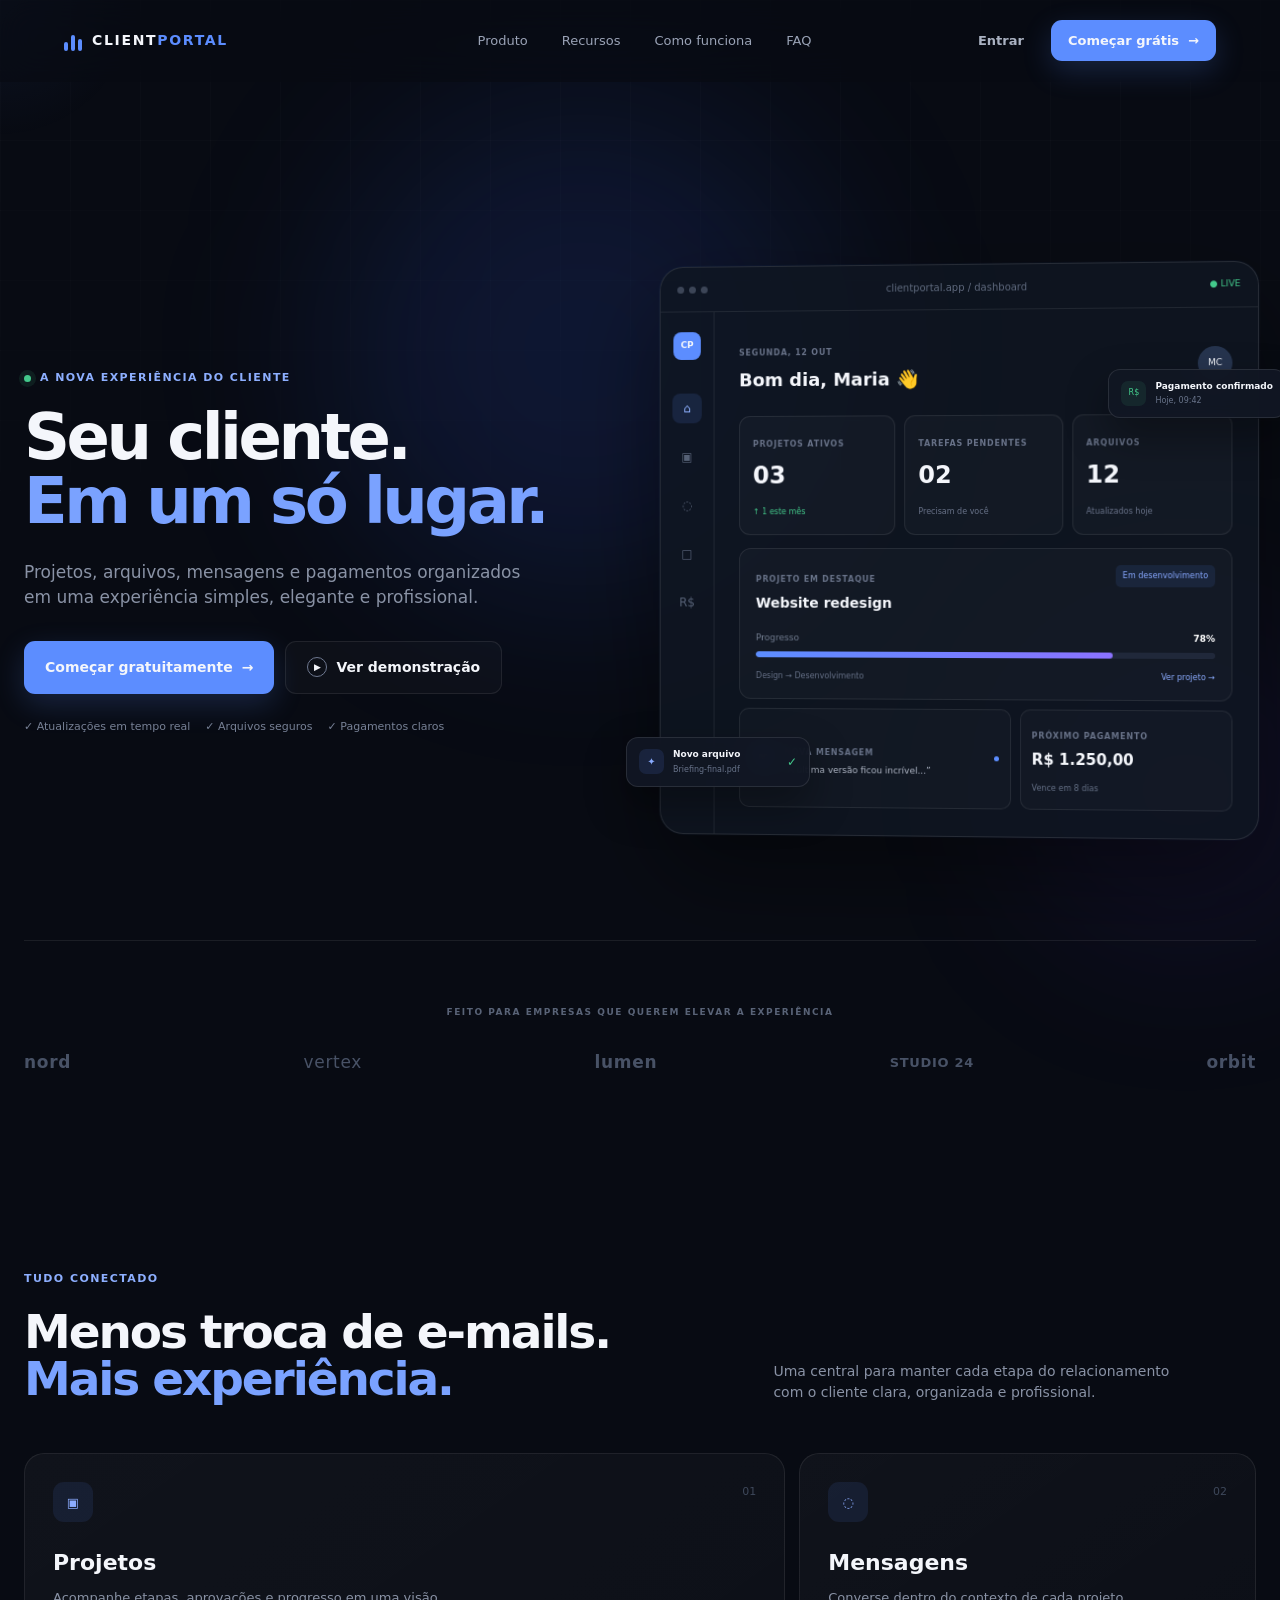
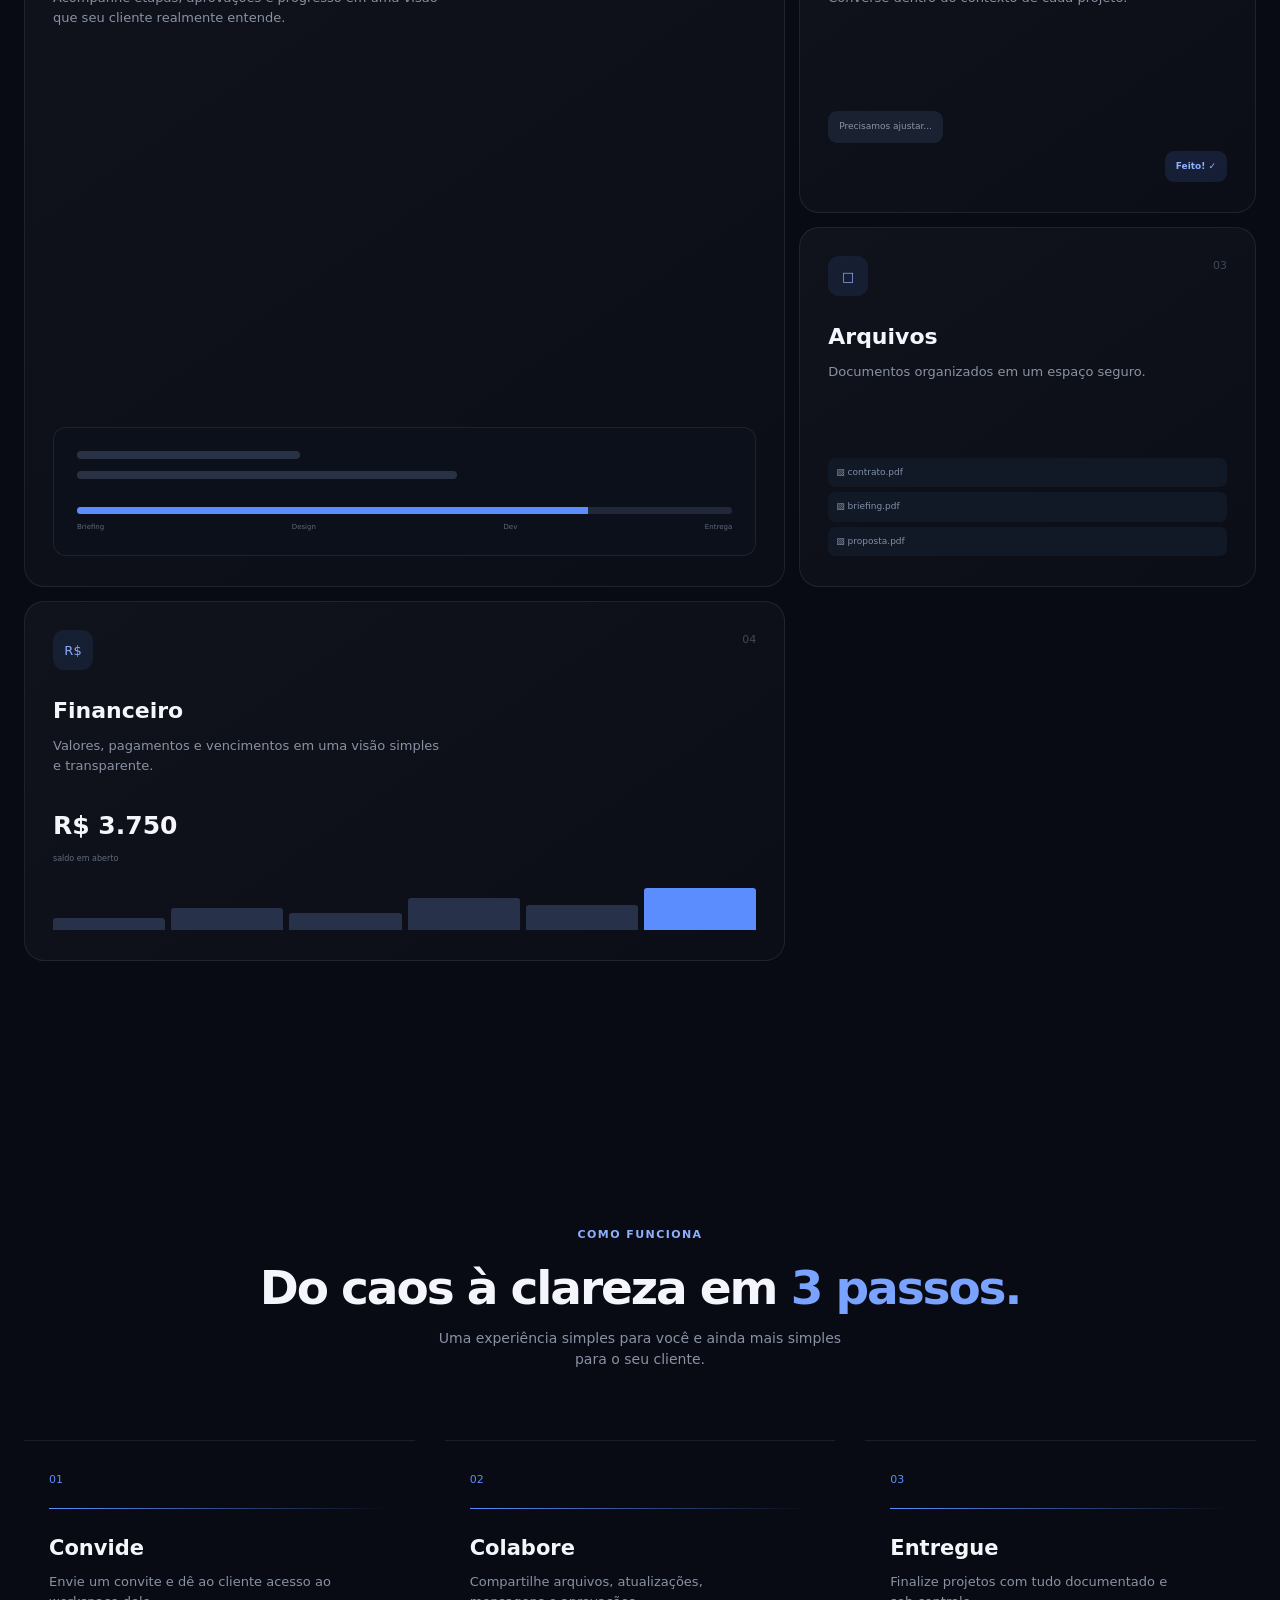
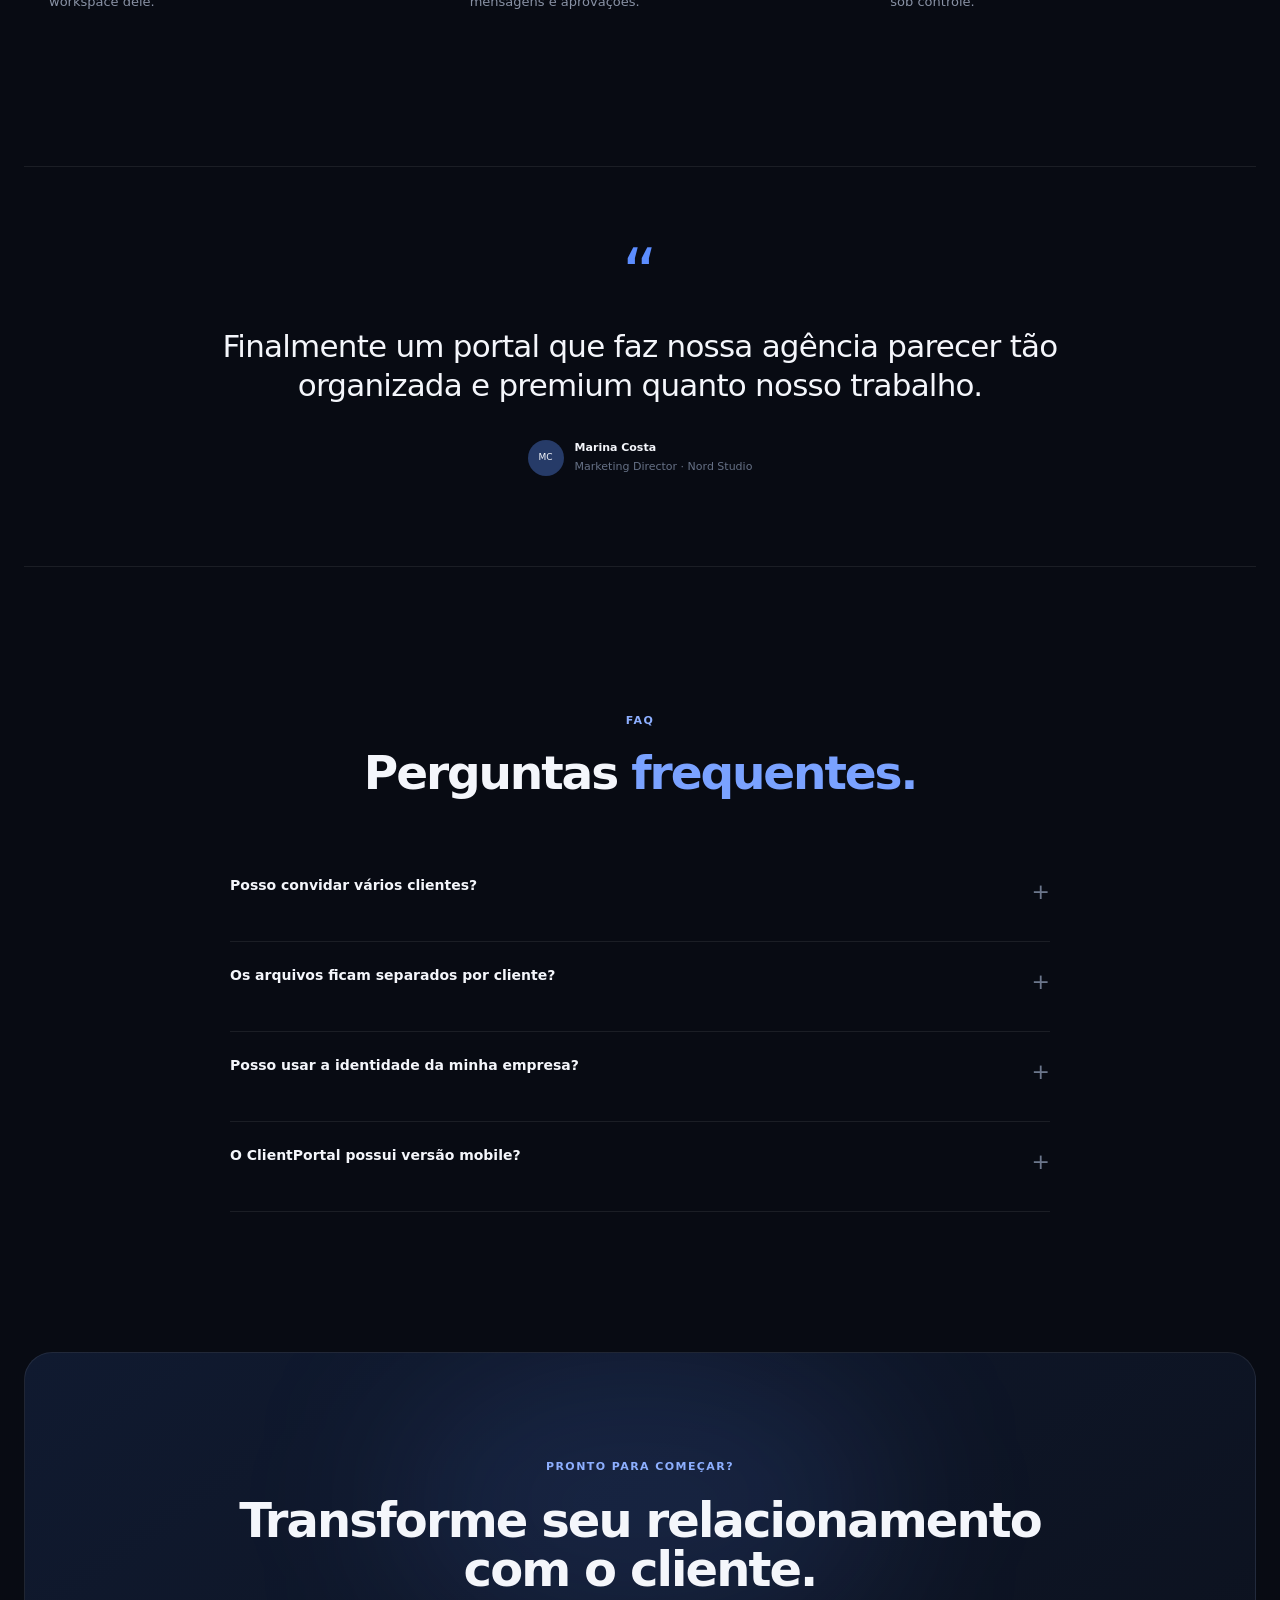
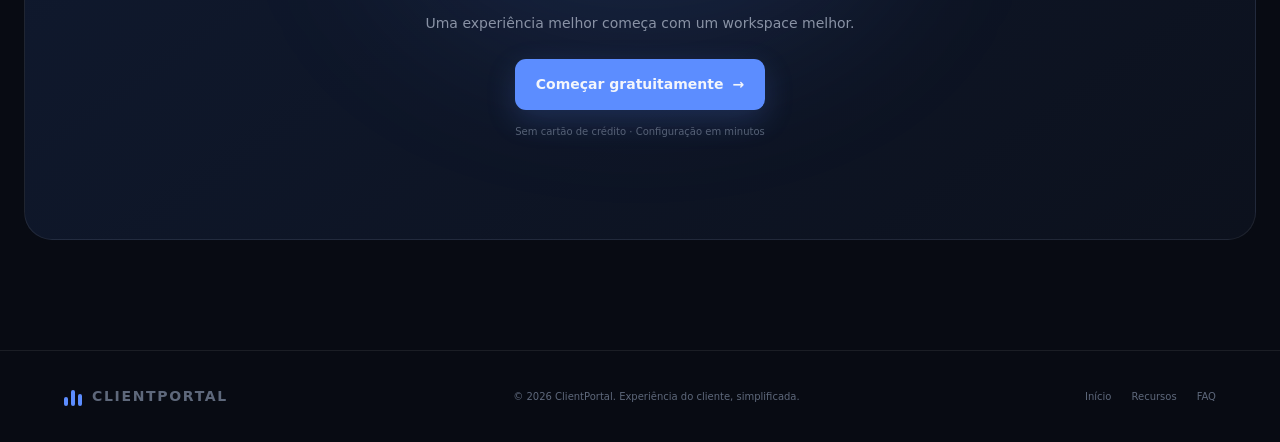
<file: index.html>
<!DOCTYPE html>
<html lang="pt-BR">

<head>
  <meta charset="UTF-8">
  <meta name="viewport" content="width=device-width, initial-scale=1.0">
  <meta name="description"
    content="ClientPortal — uma experiência premium para gerenciar clientes, projetos, arquivos, mensagens e pagamentos.">
  <title>ClientPortal — Seu cliente, em um só lugar</title>
  <link rel="stylesheet" href="css/style.css">
</head>

<body>
  <div class="cursor-glow" aria-hidden="true"></div>

  <header class="navbar" id="navbar">
    <a href="#inicio" class="brand">
      <span class="brand-mark"><span></span><span></span><span></span></span>
      <span>CLIENT<span>PORTAL</span></span>
    </a>

    <nav class="desktop-nav" aria-label="Navegação principal">
      <a href="#produto">Produto</a>
      <a href="#recursos">Recursos</a>
      <a href="#como-funciona">Como funciona</a>
      <a href="#faq">FAQ</a>
    </nav>

    <div class="nav-actions">
      <a class="btn btn-ghost" href="login.html">Entrar</a>
      <a class="btn btn-primary" href="cadastro.html">Começar grátis <span>→</span></a>
    </div>

    <button class="menu-toggle" id="menuToggle" aria-label="Abrir menu" aria-expanded="false">
      <span></span><span></span><span></span>
    </button>
  </header>

  <div class="mobile-menu" id="mobileMenu">
    <a href="#produto">Produto</a>
    <a href="#recursos">Recursos</a>
    <a href="#como-funciona">Como funciona</a>
    <a href="#faq">FAQ</a>
    <a href="#cta" class="btn btn-primary">Começar grátis →</a>
  </div>

  <main id="inicio">
    <section class="hero section">
      <div class="orb orb-one"></div>
      <div class="orb orb-two"></div>

      <div class="hero-copy reveal">
        <div class="eyebrow"><span class="pulse"></span> A nova experiência do cliente</div>
        <h1>Seu cliente.<br><em>Em um só lugar.</em></h1>
        <p class="hero-text">
          Projetos, arquivos, mensagens e pagamentos organizados
          em uma experiência simples, elegante e profissional.
        </p>

        <div class="hero-actions">
          <a href="cadastro.html" class="btn btn-primary btn-large">
            Começar gratuitamente <span>→</span>
          </a>
          <button class="btn btn-outline btn-large" id="demoBtn"><span class="play">▶</span> Ver demonstração</button>
        </div>

        <div class="trust-row">
          <span>✓ Atualizações em tempo real</span>
          <span>✓ Arquivos seguros</span>
          <span>✓ Pagamentos claros</span>
        </div>
      </div>

      <div class="hero-demo reveal delay-1" id="produto">
        <div class="demo-window">
          <div class="window-top">
            <div class="window-dots"><i></i><i></i><i></i></div>
            <span class="window-title">clientportal.app / dashboard</span>
            <span class="live-dot">● LIVE</span>
          </div>

          <div class="dashboard-mini">
            <aside class="mini-sidebar">
              <div class="mini-logo">CP</div>
              <div class="mini-nav active">⌂</div>
              <div class="mini-nav">▣</div>
              <div class="mini-nav">◌</div>
              <div class="mini-nav">□</div>
              <div class="mini-nav">R$</div>
            </aside>

            <div class="mini-content">
              <div class="mini-header">
                <div>
                  <small>SEGUNDA, 12 OUT</small>
                  <h3>Bom dia, Maria <span>👋</span></h3>
                </div>
                <button class="avatar">MC</button>
              </div>

              <div class="metric-grid">
                <div class="metric-card" data-demo="projects">
                  <small>PROJETOS ATIVOS</small>
                  <strong>03</strong>
                  <span class="metric-green">↑ 1 este mês</span>
                </div>
                <div class="metric-card" data-demo="tasks">
                  <small>TAREFAS PENDENTES</small>
                  <strong>02</strong>
                  <span>Precisam de você</span>
                </div>
                <div class="metric-card">
                  <small>ARQUIVOS</small>
                  <strong>12</strong>
                  <span>Atualizados hoje</span>
                </div>
              </div>

              <div class="mini-panel">
                <div class="panel-heading">
                  <div>
                    <small>PROJETO EM DESTAQUE</small>
                    <h4>Website redesign</h4>
                  </div>
                  <span class="status">Em desenvolvimento</span>
                </div>
                <div class="progress-label"><span>Progresso</span><b id="progressValue">78%</b></div>
                <div class="progress"><span id="progressBar"></span></div>
                <div class="project-meta">
                  <span>Design → Desenvolvimento</span>
                  <button id="projectBtn">Ver projeto →</button>
                </div>
              </div>

              <div class="mini-bottom">
                <div class="message-preview">
                  <div class="message-avatar">RC</div>
                  <div>
                    <small>NOVA MENSAGEM</small>
                    <p>“A última versão ficou incrível...”</p>
                  </div>
                  <span class="unread"></span>
                </div>
                <div class="payment-preview">
                  <small>PRÓXIMO PAGAMENTO</small>
                  <strong>R$ 1.250,00</strong>
                  <span>Vence em 8 dias</span>
                </div>
              </div>
            </div>
          </div>
        </div>

        <div class="floating-card floating-message">
          <span class="float-icon">✦</span>
          <div><b>Novo arquivo</b><small>Briefing-final.pdf</small></div>
          <span class="check">✓</span>
        </div>
        <div class="floating-card floating-payment">
          <span class="payment-icon">R$</span>
          <div><b>Pagamento confirmado</b><small>Hoje, 09:42</small></div>
        </div>
      </div>
    </section>

    <section class="logos section reveal">
      <p>FEITO PARA EMPRESAS QUE QUEREM ELEVAR A EXPERIÊNCIA</p>
      <div class="logo-row">
        <span>nord</span><span>vertex</span><span>lumen</span><span>STUDIO 24</span><span>orbit</span>
      </div>
    </section>

    <section class="features section" id="recursos">
      <div class="section-heading reveal">
        <div>
          <div class="eyebrow">Tudo conectado</div>
          <h2>Menos troca de e-mails.<br><em>Mais experiência.</em></h2>
        </div>
        <p>Uma central para manter cada etapa do relacionamento com o cliente clara, organizada e profissional.</p>
      </div>

      <div class="feature-grid">
        <article class="feature-card feature-large reveal">
          <div class="feature-icon">▣</div>
          <span class="feature-number">01</span>
          <h3>Projetos</h3>
          <p>Acompanhe etapas, aprovações e progresso em uma visão que seu cliente realmente entende.</p>
          <div class="feature-ui project-ui">
            <div class="fake-line long"></div>
            <div class="fake-line"></div>
            <div class="fake-progress"><span></span></div>
            <div class="fake-labels"><span>Briefing</span><span>Design</span><span>Dev</span><span>Entrega</span></div>
          </div>
        </article>

        <article class="feature-card reveal delay-1">
          <div class="feature-icon">◌</div>
          <span class="feature-number">02</span>
          <h3>Mensagens</h3>
          <p>Converse dentro do contexto de cada projeto.</p>
          <div class="chat-bubbles"><i>Precisamos ajustar...</i><b>Feito! ✓</b></div>
        </article>

        <article class="feature-card reveal delay-2">
          <div class="feature-icon">□</div>
          <span class="feature-number">03</span>
          <h3>Arquivos</h3>
          <p>Documentos organizados em um espaço seguro.</p>
          <div class="file-stack"><span>▧ contrato.pdf</span><span>▧ briefing.pdf</span><span>▧ proposta.pdf</span>
          </div>
        </article>

        <article class="feature-card feature-wide reveal">
          <div class="feature-icon">R$</div>
          <span class="feature-number">04</span>
          <h3>Financeiro</h3>
          <p>Valores, pagamentos e vencimentos em uma visão simples e transparente.</p>
          <div class="finance-ui"><strong>R$ 3.750</strong><span>saldo em aberto</span>
            <div class="finance-bars"><i></i><i></i><i></i><i></i><i></i><i></i></div>
          </div>
        </article>
      </div>
    </section>

    <section class="how section" id="como-funciona">
      <div class="section-heading centered reveal">
        <div class="eyebrow">Como funciona</div>
        <h2>Do caos à clareza em <em>3 passos.</em></h2>
        <p>Uma experiência simples para você e ainda mais simples para o seu cliente.</p>
      </div>

      <div class="steps">
        <div class="step reveal"><span>01</span>
          <div class="step-line"></div>
          <h3>Convide</h3>
          <p>Envie um convite e dê ao cliente acesso ao workspace dele.</p>
        </div>
        <div class="step reveal delay-1"><span>02</span>
          <div class="step-line"></div>
          <h3>Colabore</h3>
          <p>Compartilhe arquivos, atualizações, mensagens e aprovações.</p>
        </div>
        <div class="step reveal delay-2"><span>03</span>
          <div class="step-line"></div>
          <h3>Entregue</h3>
          <p>Finalize projetos com tudo documentado e sob controle.</p>
        </div>
      </div>
    </section>

    <section class="testimonial section reveal">
      <div class="quote-mark">“</div>
      <blockquote>Finalmente um portal que faz nossa agência parecer tão organizada e premium quanto nosso trabalho.
      </blockquote>
      <div class="person">
        <div class="person-avatar">MC</div>
        <div><strong>Marina Costa</strong><span>Marketing Director · Nord Studio</span></div>
      </div>
    </section>

    <section class="faq section" id="faq">
      <div class="section-heading centered reveal">
        <div class="eyebrow">FAQ</div>
        <h2>Perguntas <em>frequentes.</em></h2>
      </div>
      <div class="faq-list reveal">
        <button class="faq-item"><span>Posso convidar vários clientes?</span><b>+</b>
          <p>Sim. Cada cliente recebe seu próprio espaço, com projetos, arquivos e informações separados.</p>
        </button>
        <button class="faq-item"><span>Os arquivos ficam separados por cliente?</span><b>+</b>
          <p>Sim. O portal organiza os arquivos por workspace e projeto, evitando confusão entre documentos.</p>
        </button>
        <button class="faq-item"><span>Posso usar a identidade da minha empresa?</span><b>+</b>
          <p>A estrutura foi pensada para permitir personalização de marca, cores e identidade visual.</p>
        </button>
        <button class="faq-item"><span>O ClientPortal possui versão mobile?</span><b>+</b>
          <p>Sim. A interface é responsiva e foi desenhada para funcionar em desktop, tablet e celular.</p>
        </button>
      </div>
    </section>

    <section class="cta section reveal" id="cta">
      <div class="cta-glow"></div>
      <div class="eyebrow">Pronto para começar?</div>
      <h2>Transforme seu relacionamento<br>com o cliente.</h2>
      <p>Uma experiência melhor começa com um workspace melhor.</p>
      <button class="btn btn-primary btn-large" id="startBtn">Começar gratuitamente <span>→</span></button>
      <small>Sem cartão de crédito · Configuração em minutos</small>
    </section>
  </main>

  <footer>
    <div class="footer-brand"><span class="brand-mark"><span></span><span></span><span></span></span> CLIENTPORTAL</div>
    <span>© 2026 ClientPortal. Experiência do cliente, simplificada.</span>
    <div><a href="#inicio">Início</a><a href="#recursos">Recursos</a><a href="#faq">FAQ</a></div>
  </footer>

  <div class="modal" id="demoModal" aria-hidden="true">
    <div class="modal-backdrop"></div>
    <div class="modal-card">
      <button class="modal-close" id="closeModal">×</button>
      <div class="eyebrow">Demonstração interativa</div>
      <h2>Veja o ClientPortal em ação.</h2>
      <p>Clique nos elementos do dashboard para explorar a experiência.</p>
      <div class="demo-interactive">
        <button data-demo-tab="projects" class="demo-tab active">Projetos</button>
        <button data-demo-tab="messages" class="demo-tab">Mensagens</button>
        <button data-demo-tab="finance" class="demo-tab">Financeiro</button>
        <div class="demo-content" id="demoContent">
          <strong>Website redesign</strong>
          <p>78% concluído · 2 tarefas aguardando aprovação.</p>
          <div class="progress"><span style="width:78%"></span></div>
        </div>
      </div>
    </div>
  </div>

  <div class="toast" id="toast"><span>✓</span>
    <div><b id="toastTitle">Tudo certo!</b><small id="toastText">Ação realizada.</small></div>
  </div>

  <script src="script/script.js"></script>
</body>

</html>
</file>
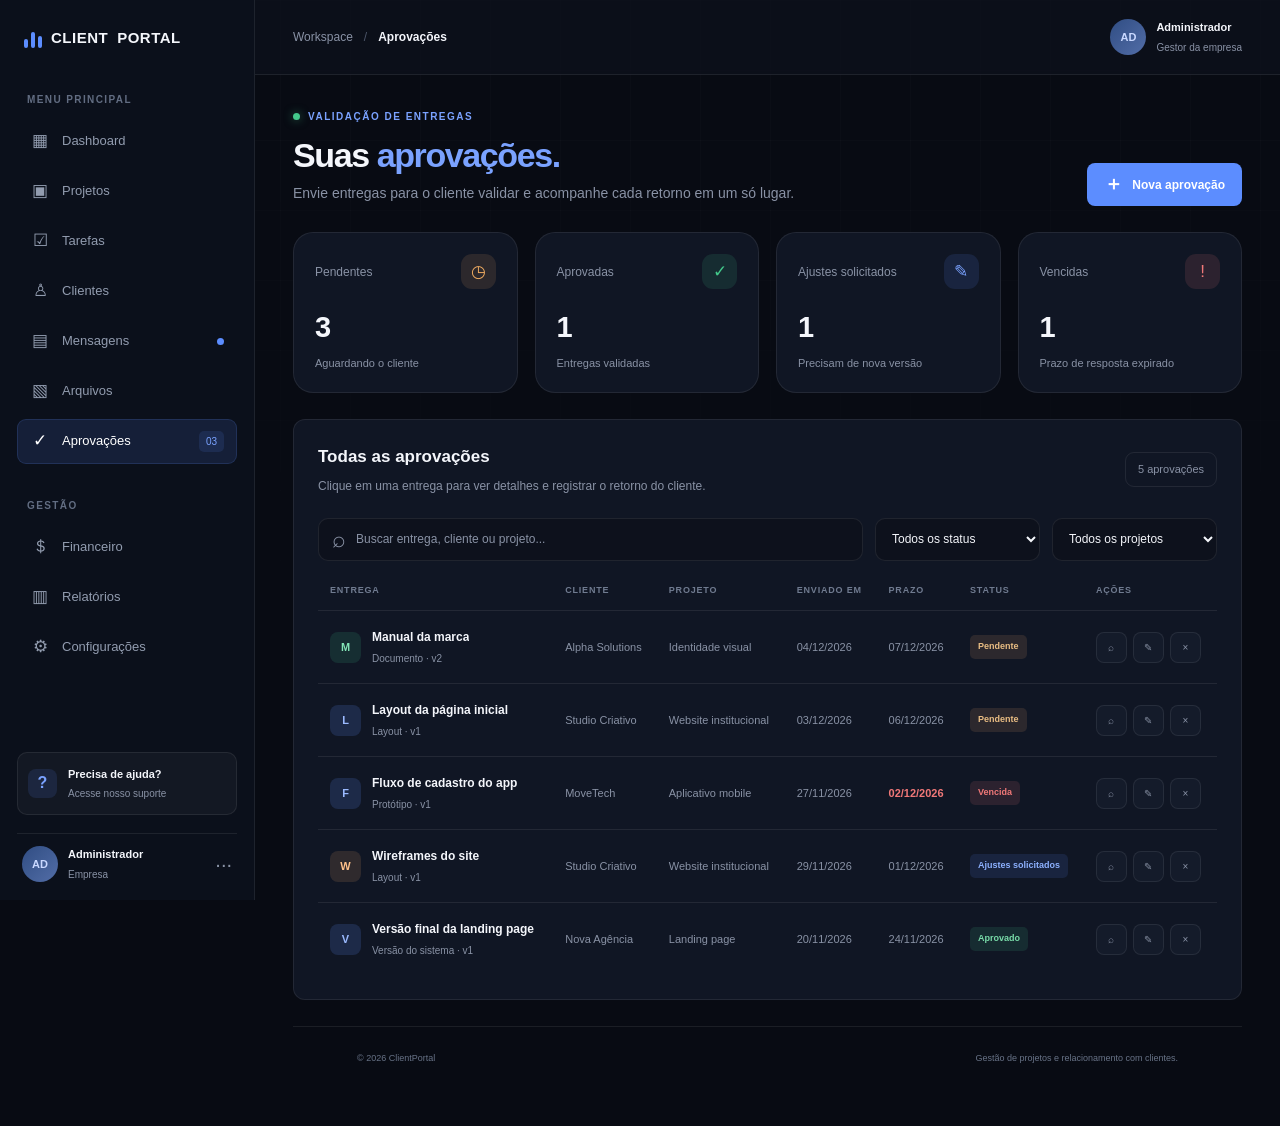
<file: aprovacoes.html>
<!DOCTYPE html>
<html lang="pt-BR">

<head>
    <meta charset="UTF-8">
    <meta name="viewport" content="width=device-width, initial-scale=1.0">
    <title>Aprovações | ClientPortal</title>
    <link rel="stylesheet" href="css/style.css">
    <script src="script/script.js" defer></script>
</head>

<body class="app-page" data-page="aprovacoes">

    <div class="app-layout">


        <aside class="sidebar" id="sidebar">

            <!-- MARCA -->
            <a href="dashboard.html" class="brand sidebar-brand">
                <span class="brand-mark">
                    <span></span><span></span><span></span>
                </span>
                CLIENT<span>PORTAL</span>
            </a>

            <!-- MENU PRINCIPAL -->
            <div class="sidebar-label">MENU PRINCIPAL</div>

            <nav class="sidebar-nav">

                <a href="dashboard.html" class="sidebar-link">
                    <span class="nav-icon">▦</span>
                    <span>Dashboard</span>
                </a>

                <a href="projetos.html" class="sidebar-link">
                    <span class="nav-icon">▣</span>
                    <span>Projetos</span>
                </a>

                <a href="tarefas.html" class="sidebar-link">
                    <span class="nav-icon">☑</span>
                    <span>Tarefas</span>
                </a>

                <a href="clientes.html" class="sidebar-link">
                    <span class="nav-icon">♙</span>
                    <span>Clientes</span>
                </a>

                <a href="mensagens.html" class="sidebar-link">
                    <span class="nav-icon">▤</span>
                    <span>Mensagens</span>
                    <span class="nav-notification"></span>
                </a>

                <a href="arquivos.html" class="sidebar-link">
                    <span class="nav-icon">▧</span>
                    <span>Arquivos</span>
                </a>

                <a href="aprovacoes.html" class="sidebar-link active">
                    <span class="nav-icon">✓</span>
                    <span>Aprovações</span>
                    <span class="nav-count" data-approvals-count hidden>0</span>
                </a>

            </nav>

            <!-- GESTÃO -->
            <div class="sidebar-label sidebar-label-spaced">
                GESTÃO
            </div>

            <nav class="sidebar-nav">

                <a href="financeiro.html" class="sidebar-link">
                    <span class="nav-icon">＄</span>
                    <span>Financeiro</span>
                </a>

                <a href="relatorios.html" class="sidebar-link">
                    <span class="nav-icon">▥</span>
                    <span>Relatórios</span>
                </a>

                <a href="configuracoes.html" class="sidebar-link">
                    <span class="nav-icon">⚙</span>
                    <span>Configurações</span>
                </a>

            </nav>

            <!-- RODAPÉ DA SIDEBAR -->
            <div class="sidebar-bottom">

                <div class="sidebar-help">
                    <div class="help-icon">?</div>
                    <div>
                        <strong>Precisa de ajuda?</strong>
                        <span>Acesse nosso suporte</span>
                    </div>
                </div>

                <button type="button" class="sidebar-profile" id="profileButton">

                    <span class="profile-avatar">AD</span>

                    <span class="profile-info">
                        <strong>Administrador</strong>
                        <small>Empresa</small>
                    </span>

                    <span class="profile-more">···</span>

                </button>

                <div class="profile-menu" id="profileMenu">
                    <a href="configuracoes.html">Minha conta</a>
                    <a href="login.html">Sair da conta</a>
                </div>

            </div>

        </aside>



        <div class="sidebar-overlay" id="sidebarOverlay"></div>

        <main class="dashboard-main">

            <!-- CABEÇALHO -->
            <header class="dashboard-topbar">

                <div class="topbar-left">
                    <button class="mobile-menu-button" id="mobileMenuButton"
                            type="button" aria-label="Abrir menu">
                        ☰
                    </button>

                    <div class="breadcrumb">
                        <span>Workspace</span>
                        <span class="breadcrumb-separator">/</span>
                        <strong>Aprovações</strong>
                    </div>
                </div>

                <div class="topbar-actions">
                    <div class="topbar-user">
                        <span class="profile-avatar">AD</span>
                        <div>
                            <strong>Administrador</strong>
                            <small>Gestor da empresa</small>
                        </div>
                    </div>
                </div>
            </header>

            <!-- CONTEÚDO -->
            <div class="dashboard-content approvals-page">

                <!-- TÍTULO -->
                <section class="projects-welcome">
                    <div>
                        <div class="welcome-eyebrow">
                            <span class="welcome-pulse"></span>
                            VALIDAÇÃO DE ENTREGAS
                        </div>

                        <h1>Suas <em>aprovações.</em></h1>

                        <p>
                            Envie entregas para o cliente validar e acompanhe
                            cada retorno em um só lugar.
                        </p>
                    </div>

                    <button class="dashboard-primary-button" type="button" id="newApprovalButton">
                        <span>＋</span> Nova aprovação
                    </button>
                </section>

                <!-- INDICADORES -->
                <section class="projects-stats">
                    <article class="project-stat-card">
                        <div class="project-stat-heading">
                            <span>Pendentes</span>
                            <span class="project-stat-icon orange">◷</span>
                        </div>
                        <strong id="pendingApprovals">0</strong>
                        <small>Aguardando o cliente</small>
                    </article>

                    <article class="project-stat-card">
                        <div class="project-stat-heading">
                            <span>Aprovadas</span>
                            <span class="project-stat-icon green">✓</span>
                        </div>
                        <strong id="approvedApprovals">0</strong>
                        <small>Entregas validadas</small>
                    </article>

                    <article class="project-stat-card">
                        <div class="project-stat-heading">
                            <span>Ajustes solicitados</span>
                            <span class="project-stat-icon blue">✎</span>
                        </div>
                        <strong id="changesApprovals">0</strong>
                        <small>Precisam de nova versão</small>
                    </article>

                    <article class="project-stat-card">
                        <div class="project-stat-heading">
                            <span>Vencidas</span>
                            <span class="project-stat-icon red">!</span>
                        </div>
                        <strong id="overdueApprovals">0</strong>
                        <small>Prazo de resposta expirado</small>
                    </article>
                </section>

                <!-- LISTAGEM -->
                <section class="dashboard-panel projects-management">
                    <div class="projects-list-header">
                        <div>
                            <h2>Todas as aprovações</h2>
                            <p>Clique em uma entrega para ver detalhes e registrar o retorno do cliente.</p>
                        </div>
                        <span class="projects-total-label" id="approvalsResultCount">0 aprovações</span>
                    </div>

                    <!-- BUSCA E FILTROS -->
                    <div class="projects-toolbar approvals-toolbar">
                        <div class="projects-search">
                            <span>⌕</span>
                            <input type="search" id="approvalSearch"
                                   placeholder="Buscar entrega, cliente ou projeto...">
                        </div>

                        <select id="approvalStatusFilter" aria-label="Filtrar por status">
                            <option value="">Todos os status</option>
                            <option value="Pendente">Pendente</option>
                            <option value="Vencida">Vencida</option>
                            <option value="Ajustes solicitados">Ajustes solicitados</option>
                            <option value="Aprovado">Aprovado</option>
                            <option value="Cancelado">Cancelado</option>
                        </select>

                        <select id="approvalProjectFilter" aria-label="Filtrar por projeto">
                            <option value="">Todos os projetos</option>
                        </select>
                    </div>

                    <!-- TABELA -->
                    <div class="projects-table-wrapper">
                        <table class="projects-table management-table approvals-table">
                            <thead>
                                <tr>
                                    <th>ENTREGA</th>
                                    <th>CLIENTE</th>
                                    <th>PROJETO</th>
                                    <th>ENVIADO EM</th>
                                    <th>PRAZO</th>
                                    <th>STATUS</th>
                                    <th>AÇÕES</th>
                                </tr>
                            </thead>
                            <tbody id="approvalsTableBody"></tbody>
                        </table>
                    </div>

                    <div class="projects-empty" id="approvalsEmpty" hidden>
                        <span>✓</span>
                        <h3>Nenhuma aprovação encontrada</h3>
                        <p>Altere os filtros ou envie uma nova entrega para aprovação.</p>
                    </div>
                </section>

                <footer class="dashboard-footer">
                    <span>© <span data-ano>2026</span> ClientPortal</span>
                    <span>Gestão de projetos e relacionamento com clientes.</span>
                </footer>
            </div>
        </main>
    </div>

    <!-- MODAL: NOVA / EDITAR APROVAÇÃO -->
    <div class="project-modal-overlay" id="approvalModal" aria-hidden="true">
        <section class="project-modal" role="dialog" aria-modal="true" aria-labelledby="approvalModalTitle">
            <div class="project-modal-header">
                <div>
                    <span class="modal-eyebrow">APROVAÇÕES</span>
                    <h2 id="approvalModalTitle">Nova aprovação</h2>
                    <p>Informe o que será enviado para o cliente validar.</p>
                </div>
                <button type="button" class="modal-close" data-close-modal aria-label="Fechar">×</button>
            </div>

            <form id="approvalForm" novalidate>
                <input type="hidden" id="approvalId">

                <div class="project-form-grid">
                    <div class="project-form-group full">
                        <label for="approvalTitle">Nome da entrega *</label>
                        <input type="text" id="approvalTitle" maxlength="100"
                               placeholder="Ex.: Layout da página inicial">
                        <small class="approval-error" data-error-for="approvalTitle"></small>
                    </div>

                    <div class="project-form-group">
                        <label for="approvalProject">Projeto *</label>
                        <select id="approvalProject"></select>
                        <small class="approval-error" data-error-for="approvalProject"></small>
                    </div>

                    <div class="project-form-group">
                        <label for="approvalClient">Cliente</label>
                        <input type="text" id="approvalClient" readonly
                               placeholder="Preenchido pelo projeto">
                    </div>

                    <div class="project-form-group">
                        <label for="approvalType">Tipo de entrega</label>
                        <select id="approvalType">
                            <option>Layout</option>
                            <option>Documento</option>
                            <option>Protótipo</option>
                            <option>Versão do sistema</option>
                            <option>Orçamento</option>
                            <option>Outro</option>
                        </select>
                    </div>

                    <div class="project-form-group">
                        <label for="approvalDue">Prazo para resposta *</label>
                        <input type="date" id="approvalDue">
                        <small class="approval-error" data-error-for="approvalDue"></small>
                    </div>

                    <div class="project-form-group full">
                        <label for="approvalLink">Link da entrega</label>
                        <input type="url" id="approvalLink"
                               placeholder="https://figma.com/... ou link do arquivo">
                        <small class="approval-error" data-error-for="approvalLink"></small>
                    </div>

                    <div class="project-form-group full">
                        <label for="approvalDescription">O que o cliente deve avaliar</label>
                        <textarea id="approvalDescription" rows="3"
                                  placeholder="Descreva a entrega e os pontos que precisam de validação..."></textarea>
                    </div>
                </div>

                <div class="project-modal-actions">
                    <button type="button" class="project-cancel-button" data-close-modal>Cancelar</button>
                    <button type="submit" class="dashboard-primary-button" id="approvalSubmitButton">
                        Enviar para aprovação
                    </button>
                </div>
            </form>
        </section>
    </div>

    <!-- MODAL: DETALHES -->
    <div class="project-modal-overlay" id="approvalDetailModal" aria-hidden="true">
        <section class="project-modal approval-detail" role="dialog" aria-modal="true"
                 aria-labelledby="approvalDetailTitle">
            <div class="project-modal-header">
                <div>
                    <span class="modal-eyebrow" id="approvalDetailEyebrow">LAYOUT · V1</span>
                    <h2 id="approvalDetailTitle">Entrega</h2>
                    <p id="approvalDetailSubtitle">Cliente · Projeto</p>
                </div>
                <button type="button" class="modal-close" data-close-modal aria-label="Fechar">×</button>
            </div>

            <div class="approval-detail-body">
                <div class="approval-detail-info" id="approvalDetailInfo"></div>

                <p class="approval-detail-description" id="approvalDetailDescription"></p>

                <a class="approval-detail-link" id="approvalDetailLink" href="#"
                   target="_blank" rel="noopener noreferrer" hidden>
                    Abrir entrega ↗
                </a>

                <h3 class="approval-detail-heading">Histórico</h3>
                <ol class="approval-timeline" id="approvalTimeline"></ol>

                <!-- REGISTRAR RETORNO -->
                <div class="approval-response" id="approvalResponse">
                    <label for="approvalNote">Comentário do cliente</label>
                    <textarea id="approvalNote" rows="3"
                              placeholder="Obrigatório ao solicitar ajustes. Opcional ao aprovar."></textarea>
                    <small class="approval-error" id="approvalNoteError"></small>

                    <div class="approval-response-actions">
                        <button type="button" class="settings-secondary-button approval-changes-button"
                                data-response="Ajustes solicitados">
                            Solicitar ajustes
                        </button>
                        <button type="button" class="dashboard-primary-button approval-approve-button"
                                data-response="Aprovado">
                            ✓ Registrar aprovação
                        </button>
                    </div>
                </div>

                <!-- NOVA VERSÃO -->
                <div class="approval-response" id="approvalResend" hidden>
                    <p class="approval-resend-text">
                        O cliente pediu ajustes. Quando a nova versão estiver pronta,
                        envie novamente para aprovação.
                    </p>
                    <div class="approval-response-actions">
                        <button type="button" class="dashboard-primary-button" id="approvalResendButton">
                            Enviar nova versão
                        </button>
                    </div>
                </div>

                <div class="approval-detail-footer">
                    <button type="button" class="approval-text-button danger" id="approvalCancelButton">
                        Cancelar solicitação
                    </button>
                </div>
            </div>
        </section>
    </div>

    <!-- MODAL: EXCLUIR -->
    <div class="project-modal-overlay" id="approvalDeleteModal" aria-hidden="true">
        <section class="project-modal approval-delete" role="dialog" aria-modal="true"
                 aria-labelledby="approvalDeleteTitle">
            <div class="approval-delete-icon">!</div>
            <h2 id="approvalDeleteTitle">Excluir aprovação?</h2>
            <p id="approvalDeleteMessage">Essa ação não pode ser desfeita.</p>
            <div class="approval-response-actions">
                <button type="button" class="settings-secondary-button" data-close-modal>Cancelar</button>
                <button type="button" class="settings-danger-button" id="confirmApprovalDelete">Excluir</button>
            </div>
        </section>
    </div>

    <!-- AVISO DE FEEDBACK (reaproveita o estilo de Configurações) -->
    <div class="settings-toast" id="approvalToast" role="status" aria-live="polite">
        <span class="settings-toast-icon">✓</span>
        <div>
            <strong id="approvalToastTitle">Pronto</strong>
            <small id="approvalToastText"></small>
        </div>
    </div>

</body>

</html>
</file>
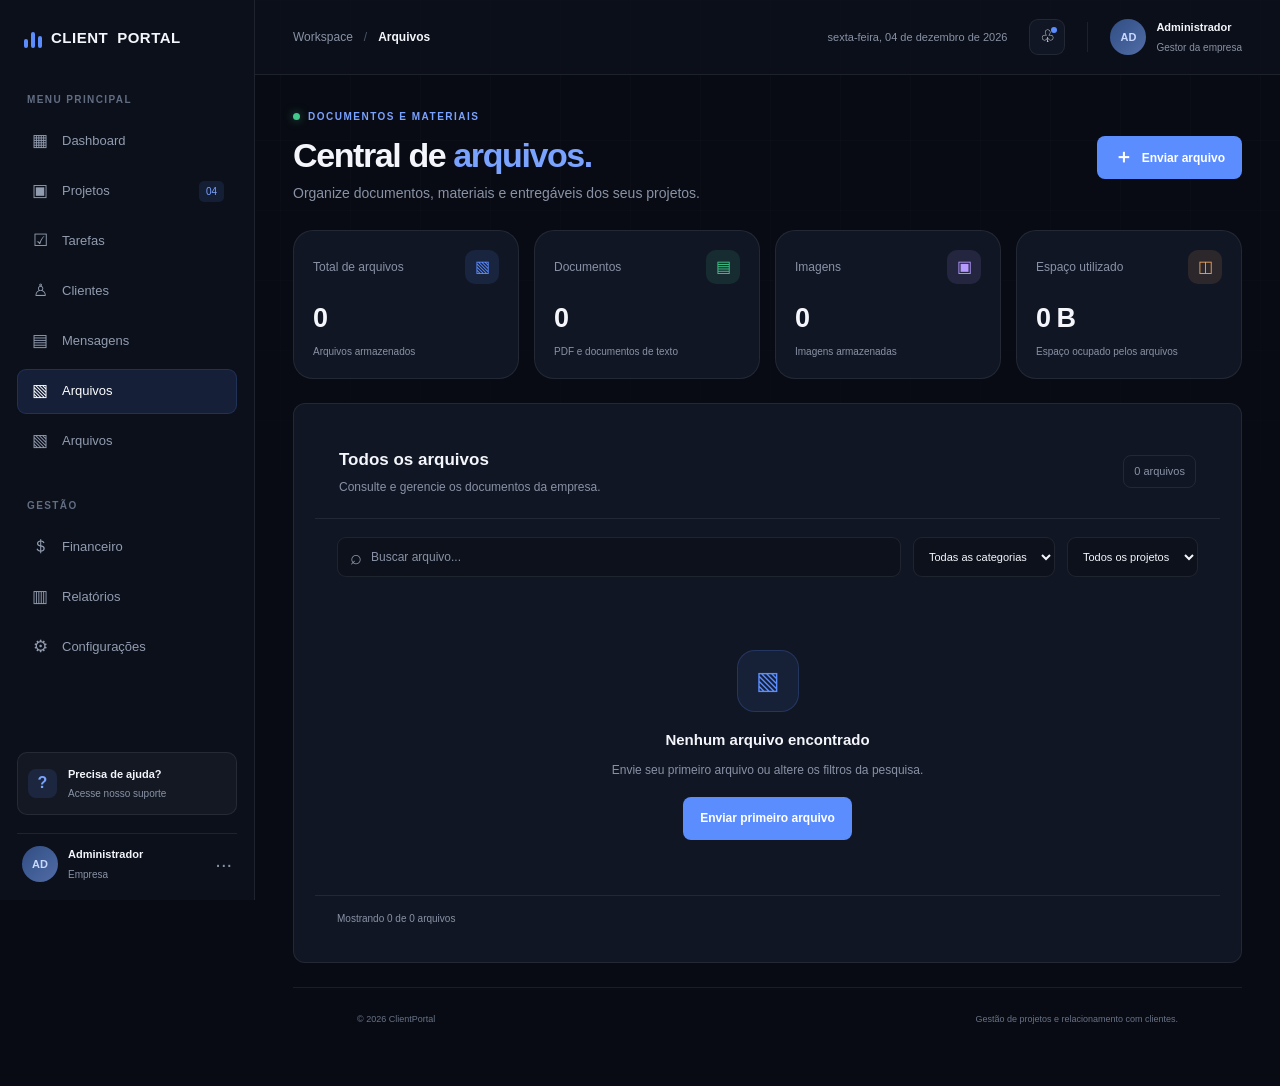
<file: arquivos.html>
<!DOCTYPE html>
<html lang="pt-BR">
<head>
    <meta charset="UTF-8">
    <meta name="viewport" content="width=device-width, initial-scale=1.0">
    <meta name="description" content="Central de arquivos e documentos do ClientPortal.">
    <title>Arquivos | ClientPortal</title>
    <link rel="stylesheet" href="css/style.css">
    <script src="script/script.js" defer></script>
</head>

<body class="app-page" data-page="arquivos">

<div class="app-layout">

    <aside class="sidebar" id="sidebar">

        <a href="dashboard.html" class="brand sidebar-brand">
            <span class="brand-mark"><span></span><span></span><span></span></span>
            CLIENT<span>PORTAL</span>
        </a>

        <div class="sidebar-label">MENU PRINCIPAL</div>

        <nav class="sidebar-nav">
            <a href="dashboard.html" class="sidebar-link">
                <span class="nav-icon">▦</span><span>Dashboard</span>
            </a>
            <a href="projetos.html" class="sidebar-link">
                <span class="nav-icon">▣</span><span>Projetos</span>
                <span class="nav-count" id="sidebarProjectCount">04</span>
            </a>
            <a href="tarefas.html" class="sidebar-link">
                <span class="nav-icon">☑</span><span>Tarefas</span>
            </a>
            <a href="clientes.html" class="sidebar-link">
                <span class="nav-icon">♙</span><span>Clientes</span>
            </a>
            <a href="mensagens.html" class="sidebar-link">
                <span class="nav-icon">▤</span><span>Mensagens</span>
            </a>
            <a href="arquivos.html" class="sidebar-link active">
                <span class="nav-icon">▧</span><span>Arquivos</span>
            </a>

              <a href="arquivos.html" class="sidebar-link">
                    <span class="nav-icon">▧</span>
                    <span>Arquivos</span>
                </a>
        </nav>

        <div class="sidebar-label sidebar-label-spaced">GESTÃO</div>

        <nav class="sidebar-nav">
            <a href="financeiro.html" class="sidebar-link">
                <span class="nav-icon">＄</span><span>Financeiro</span>
            </a>
            <a href="relatorios.html" class="sidebar-link">
                <span class="nav-icon">▥</span><span>Relatórios</span>
            </a>
            <a href="configuracoes.html" class="sidebar-link">
                <span class="nav-icon">⚙</span><span>Configurações</span>
            </a>
        </nav>

        <div class="sidebar-bottom">
            <div class="sidebar-help">
                <div class="help-icon">?</div>
                <div>
                    <strong>Precisa de ajuda?</strong>
                    <span>Acesse nosso suporte</span>
                </div>
            </div>

            <button type="button" class="sidebar-profile" id="profileButton">
                <span class="profile-avatar">AD</span>
                <span class="profile-info">
                    <strong>Administrador</strong>
                    <small>Empresa</small>
                </span>
                <span class="profile-more">···</span>
            </button>

            <div class="profile-menu" id="profileMenu">
                <a href="configuracoes.html">Minha conta</a>
                <a href="login.html">Sair da conta</a>
            </div>
        </div>
    </aside>

    <div class="sidebar-overlay" id="sidebarOverlay"></div>

    <main class="dashboard-main">

        <header class="dashboard-topbar">
            <div class="topbar-left">
                <button class="mobile-menu-button" id="mobileMenuButton"
                        type="button" aria-label="Abrir menu">☰</button>

                <div class="breadcrumb">
                    <span>Workspace</span>
                    <span class="breadcrumb-separator">/</span>
                    <strong>Arquivos</strong>
                </div>
            </div>

            <div class="topbar-actions">
                <div class="topbar-date" id="filesDate"></div>
                <button class="icon-button notification-button"
                        type="button" aria-label="Notificações">♧<span></span></button>
                <div class="topbar-divider"></div>
                <div class="topbar-user">
                    <span class="profile-avatar">AD</span>
                    <div>
                        <strong>Administrador</strong>
                        <small>Gestor da empresa</small>
                    </div>
                </div>
            </div>
        </header>

        <div class="dashboard-content files-page">

            <section class="files-welcome">
                <div>
                    <div class="welcome-eyebrow">
                        <span class="welcome-pulse"></span>
                        DOCUMENTOS E MATERIAIS
                    </div>
                    <h1>Central de <em>arquivos.</em></h1>
                    <p>Organize documentos, materiais e entregáveis dos seus projetos.</p>
                </div>

                <button type="button" class="dashboard-primary-button"
                        id="openUploadModal">
                    <span>＋</span> Enviar arquivo
                </button>
            </section>

            <section class="files-stats">
                <article class="file-stat-card">
                    <div class="file-stat-heading">
                        <span>Total de arquivos</span>
                        <span class="file-stat-icon blue">▧</span>
                    </div>
                    <strong id="totalFiles">0</strong>
                    <small>Arquivos armazenados</small>
                </article>

                <article class="file-stat-card">
                    <div class="file-stat-heading">
                        <span>Documentos</span>
                        <span class="file-stat-icon green">▤</span>
                    </div>
                    <strong id="documentFiles">0</strong>
                    <small>PDF e documentos de texto</small>
                </article>

                <article class="file-stat-card">
                    <div class="file-stat-heading">
                        <span>Imagens</span>
                        <span class="file-stat-icon purple">▣</span>
                    </div>
                    <strong id="imageFiles">0</strong>
                    <small>Imagens armazenadas</small>
                </article>

                <article class="file-stat-card">
                    <div class="file-stat-heading">
                        <span>Espaço utilizado</span>
                        <span class="file-stat-icon orange">◫</span>
                    </div>
                    <strong id="storageUsed">0 KB</strong>
                    <small>Espaço ocupado pelos arquivos</small>
                </article>
            </section>

            <section class="dashboard-panel files-panel">

                <div class="files-panel-heading">
                    <div>
                        <h2>Todos os arquivos</h2>
                        <p>Consulte e gerencie os documentos da empresa.</p>
                    </div>
                    <span class="files-count" id="filesCount">0 arquivos</span>
                </div>

                <div class="files-toolbar">

                    <div class="files-search">
                        <span>⌕</span>
                        <input type="search" id="fileSearch"
                               placeholder="Buscar arquivo..."
                               aria-label="Buscar arquivo">
                    </div>

                    <select id="fileCategoryFilter" aria-label="Filtrar categoria">
                        <option value="all">Todas as categorias</option>
                        <option value="documento">Documentos</option>
                        <option value="imagem">Imagens</option>
                        <option value="planilha">Planilhas</option>
                        <option value="apresentacao">Apresentações</option>
                        <option value="outro">Outros</option>
                    </select>

                    <select id="fileProjectFilter" aria-label="Filtrar projeto">
                        <option value="all">Todos os projetos</option>
                    </select>

                </div>

                <div class="files-table-wrapper">
                    <table class="projects-table files-table">
                        <thead>
                            <tr>
                                <th>ARQUIVO</th>
                                <th>CATEGORIA</th>
                                <th>PROJETO</th>
                                <th>TAMANHO</th>
                                <th>DATA DE ENVIO</th>
                                <th>AÇÕES</th>
                            </tr>
                        </thead>
                        <tbody id="filesTableBody"></tbody>
                    </table>
                </div>

                <div class="files-empty" id="filesEmpty" hidden>
                    <div class="files-empty-icon">▧</div>
                    <h3>Nenhum arquivo encontrado</h3>
                    <p>Envie seu primeiro arquivo ou altere os filtros da pesquisa.</p>
                    <button type="button" class="dashboard-primary-button"
                            id="emptyUploadButton">Enviar primeiro arquivo</button>
                </div>

                <div class="files-table-footer">
                    <span id="filesResultCount">Mostrando 0 arquivos</span>
                </div>

            </section>

            <footer class="dashboard-footer">
                <span>© <span data-files-year>2026</span> ClientPortal</span>
                <span>Gestão de projetos e relacionamento com clientes.</span>
            </footer>

        </div>
    </main>
</div>

<!-- MODAL DE UPLOAD -->
<div class="files-modal-overlay" id="fileUploadModal"
     aria-hidden="true">

    <section class="files-modal" role="dialog" aria-modal="true"
             aria-labelledby="fileModalTitle">

        <div class="files-modal-header">
            <div>
                <span class="modal-eyebrow">BIBLIOTECA DE DOCUMENTOS</span>
                <h2 id="fileModalTitle">Enviar arquivo</h2>
                <p>Adicione um documento à central de arquivos.</p>
            </div>
            <button type="button" class="modal-close"
                    id="closeFileModal" aria-label="Fechar">×</button>
        </div>

        <form id="fileUploadForm">

            <label class="file-upload-zone" for="fileInput" id="fileDropZone">
                <span class="file-upload-icon">↑</span>
                <strong>Selecione um arquivo do seu computador</strong>
                <small>Ou arraste o arquivo até aqui</small>
                <span class="file-upload-formats">Tamanho máximo: 15 MB por arquivo</span>
                <input type="file" id="fileInput" required>
            </label>

            <div class="selected-file" id="selectedFile" hidden>
                <span class="selected-file-icon">▤</span>
                <div>
                    <strong id="selectedFileName"></strong>
                    <small id="selectedFileSize"></small>
                </div>
                <button type="button" id="removeSelectedFile"
                        aria-label="Remover arquivo selecionado">×</button>
            </div>

            <div class="files-form-group">
                <label for="fileDescription">Descrição <span>(opcional)</span></label>
                <input type="text" id="fileDescription"
                       maxlength="160" placeholder="Ex.: Briefing atualizado do projeto">
            </div>

            <div class="files-form-grid">
                <div class="files-form-group">
                    <label for="fileCategory">Categoria</label>
                    <select id="fileCategory" required>
                        <option value="documento">Documento</option>
                        <option value="imagem">Imagem</option>
                        <option value="planilha">Planilha</option>
                        <option value="apresentacao">Apresentação</option>
                        <option value="outro">Outro</option>
                    </select>
                </div>

                <div class="files-form-group">
                    <label for="fileProject">Projeto relacionado</label>
                    <select id="fileProject">
                        <option value="">Nenhum projeto</option>
                    </select>
                </div>
            </div>

            <div class="files-modal-actions">
                <button type="button" class="files-cancel-button"
                        id="cancelFileUpload">Cancelar</button>
                <button type="submit" class="dashboard-primary-button"
                        id="saveFileButton">Salvar arquivo</button>
            </div>

            <p class="files-form-message" id="fileFormMessage"
               role="status" aria-live="polite"></p>

        </form>
    </section>
</div>

<!-- MODAL DE VISUALIZAÇÃO -->
<div class="files-modal-overlay files-preview-overlay"
     id="filePreviewModal" aria-hidden="true">

    <section class="files-preview-modal" role="dialog"
             aria-modal="true" aria-labelledby="previewFileName">

        <div class="files-preview-header">
            <div>
                <span class="modal-eyebrow">VISUALIZAÇÃO</span>
                <h2 id="previewFileName">Arquivo</h2>
            </div>
            <button type="button" class="modal-close"
                    id="closePreviewModal" aria-label="Fechar">×</button>
        </div>

        <div class="files-preview-content" id="filePreviewContent"></div>
    </section>
</div>

</body>
</html>
</file>
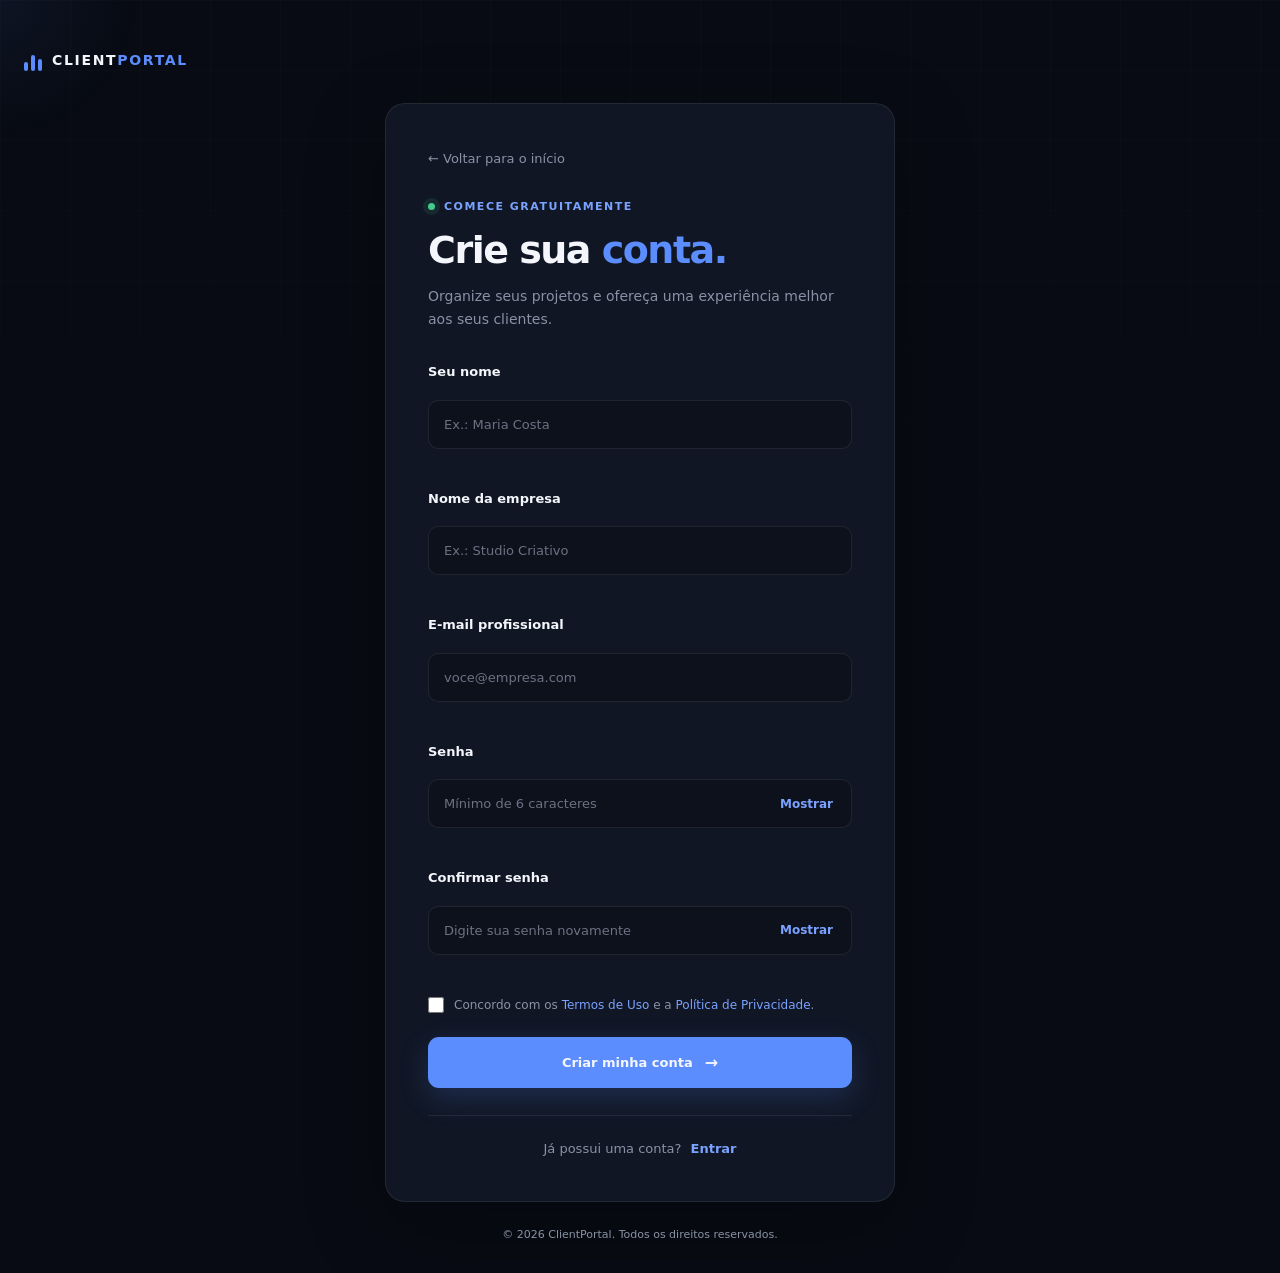
<file: cadastro.html>
<!DOCTYPE html>
<html lang="pt-BR">
<head>
    <meta charset="UTF-8">
    <meta name="viewport" content="width=device-width, initial-scale=1.0">
    <meta name="description" content="Crie sua conta no ClientPortal.">
    <title>Criar conta — ClientPortal</title>
    <link rel="stylesheet" href="css/style.css">
</head>
<body class="auth-page">

    <div class="cursor-glow" aria-hidden="true"></div>

    <main class="auth-layout">
        <a href="index.html" class="brand auth-brand">
            <span class="brand-mark">
                <span></span><span></span><span></span>
            </span>
            <span>CLIENT<span>PORTAL</span></span>
        </a>

        <section class="auth-card">
            <a href="index.html" class="auth-back">← Voltar para o início</a>

            <div class="auth-heading">
                <div class="eyebrow">
                    <span class="pulse"></span>
                    Comece gratuitamente
                </div>

                <h1>Crie sua <em>conta.</em></h1>
                <p>Organize seus projetos e ofereça uma experiência melhor aos seus clientes.</p>
            </div>

            <form id="registerForm" class="auth-form">

                <div class="form-group">
                    <label for="registerName">Seu nome</label>
                    <input
                        type="text"
                        id="registerName"
                        name="name"
                        placeholder="Ex.: Maria Costa"
                        autocomplete="name"
                        required
                    >
                </div>

                <div class="form-group">
                    <label for="registerCompany">Nome da empresa</label>
                    <input
                        type="text"
                        id="registerCompany"
                        name="company"
                        placeholder="Ex.: Studio Criativo"
                        autocomplete="organization"
                        required
                    >
                </div>

                <div class="form-group">
                    <label for="registerEmail">E-mail profissional</label>
                    <input
                        type="email"
                        id="registerEmail"
                        name="email"
                        placeholder="voce@empresa.com"
                        autocomplete="email"
                        required
                    >
                </div>

                <div class="form-group">
                    <label for="registerPassword">Senha</label>
                    <div class="password-field">
                        <input
                            type="password"
                            id="registerPassword"
                            name="password"
                            placeholder="Mínimo de 6 caracteres"
                            autocomplete="new-password"
                            minlength="6"
                            required
                        >
                        <button type="button" class="password-toggle" data-toggle-password="registerPassword">
                            Mostrar
                        </button>
                    </div>
                </div>

                <div class="form-group">
                    <label for="confirmPassword">Confirmar senha</label>
                    <div class="password-field">
                        <input
                            type="password"
                            id="confirmPassword"
                            name="confirmPassword"
                            placeholder="Digite sua senha novamente"
                            autocomplete="new-password"
                            required
                        >
                        <button type="button" class="password-toggle" data-toggle-password="confirmPassword">
                            Mostrar
                        </button>
                    </div>
                </div>

                <label class="auth-terms">
                    <input type="checkbox" id="acceptTerms" required>
                    <span>
                        Concordo com os <a href="#" class="terms-link">Termos de Uso</a>
                        e a <a href="#" class="terms-link">Política de Privacidade</a>.
                    </span>
                </label>

                <div id="registerMessage" class="auth-message" role="status" aria-live="polite"></div>

                <button type="submit" class="btn btn-primary auth-submit">
                    Criar minha conta <span>→</span>
                </button>
            </form>

            <div class="auth-footer">
                Já possui uma conta?
                <a href="login.html">Entrar</a>
            </div>
        </section>

        <p class="auth-copyright">
            © <span data-ano></span> ClientPortal. Todos os direitos reservados.
        </p>
    </main>

    <script src="script/script.js" defer></script>
</body>
</html>
</file>
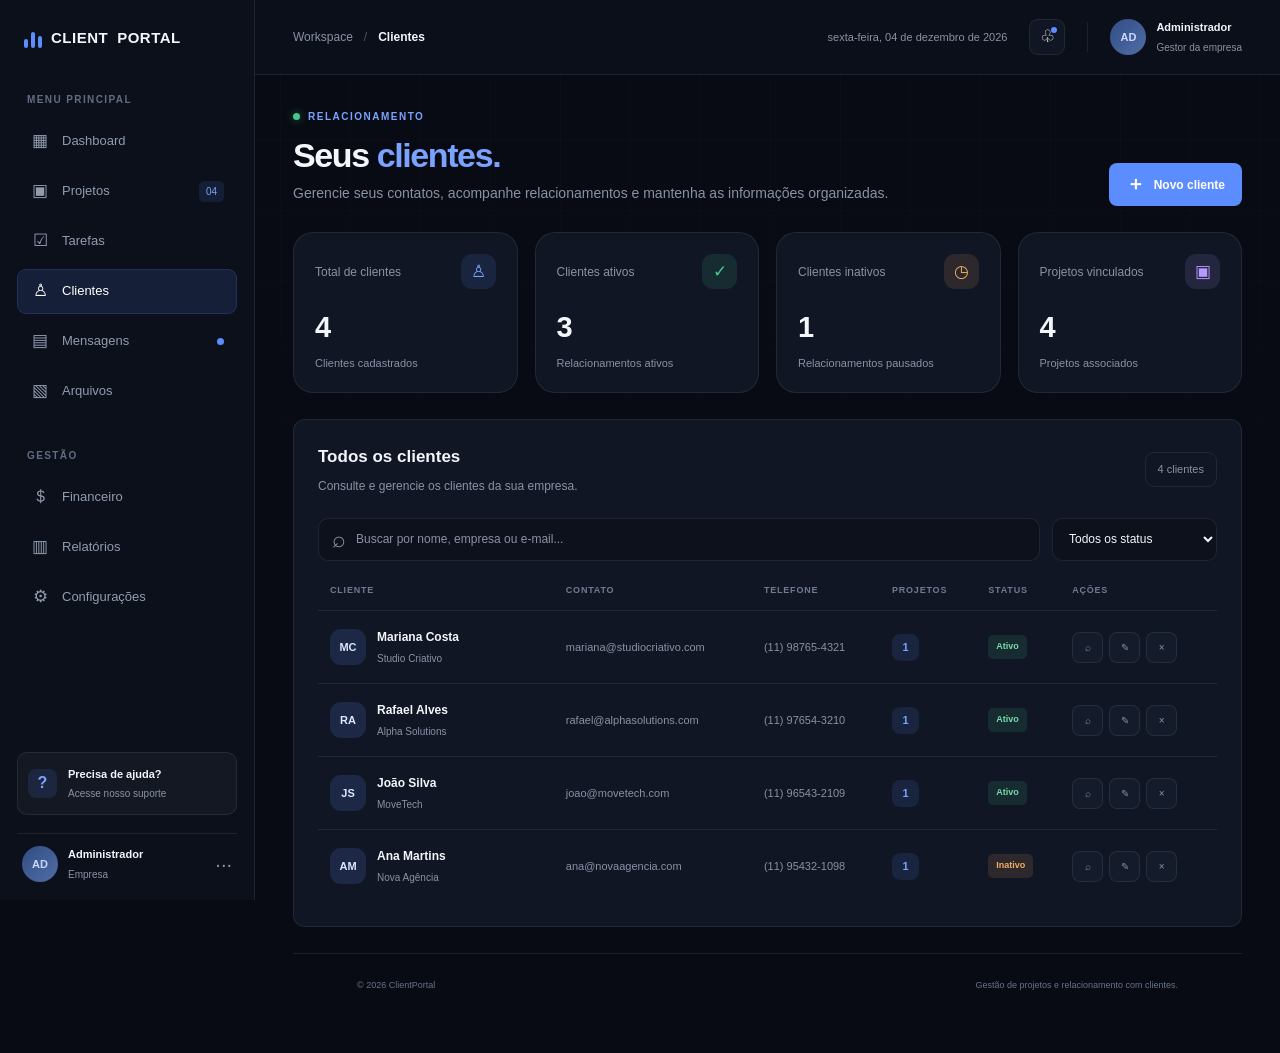
<file: clientes.html>
<!DOCTYPE html>
<html lang="pt-BR">
<head>
    <meta charset="UTF-8">
    <meta name="viewport" content="width=device-width, initial-scale=1.0">
    <meta name="description" content="Gerenciamento de clientes do ClientPortal.">
    <title>Clientes | ClientPortal</title>
    <link rel="stylesheet" href="css/style.css">
</head>

<body class="app-page" data-page="clientes">

<div class="app-layout">

    <!-- MENU LATERAL -->
    <aside class="sidebar" id="sidebar">

        <a href="dashboard.html" class="brand sidebar-brand">
            <span class="brand-mark">
                <span></span><span></span><span></span>
            </span>
            CLIENT<span>PORTAL</span>
        </a>

        <div class="sidebar-label">MENU PRINCIPAL</div>

        <nav class="sidebar-nav">
            <a href="dashboard.html" class="sidebar-link">
                <span class="nav-icon">▦</span>
                <span>Dashboard</span>
            </a>

            <a href="projetos.html" class="sidebar-link">
                <span class="nav-icon">▣</span>
                <span>Projetos</span>
                <span class="nav-count" id="sidebarProjectCount">04</span>
            </a>

            <a href="tarefas.html" class="sidebar-link">
                <span class="nav-icon">☑</span>
                <span>Tarefas</span>
            </a>

            <a href="clientes.html" class="sidebar-link active">
                <span class="nav-icon">♙</span>
                <span>Clientes</span>
            </a>

            <a href="mensagens.html" class="sidebar-link">
                <span class="nav-icon">▤</span>
                <span>Mensagens</span>
                <span class="nav-notification"></span>
            </a>

            <a href="arquivos.html" class="sidebar-link">
                <span class="nav-icon">▧</span>
                <span>Arquivos</span>
            </a>
        </nav>

        <div class="sidebar-label sidebar-label-spaced">GESTÃO</div>

        <nav class="sidebar-nav">
            <a href="financeiro.html" class="sidebar-link">
                <span class="nav-icon">＄</span>
                <span>Financeiro</span>
            </a>

            <a href="relatorios.html" class="sidebar-link">
                <span class="nav-icon">▥</span>
                <span>Relatórios</span>
            </a>

            <a href="configuracoes.html" class="sidebar-link">
                <span class="nav-icon">⚙</span>
                <span>Configurações</span>
            </a>
        </nav>

        <div class="sidebar-bottom">
            <div class="sidebar-help">
                <div class="help-icon">?</div>
                <div>
                    <strong>Precisa de ajuda?</strong>
                    <span>Acesse nosso suporte</span>
                </div>
            </div>

            <button type="button" class="sidebar-profile" id="profileButton">
                <span class="profile-avatar">AD</span>
                <span class="profile-info">
                    <strong>Administrador</strong>
                    <small>Empresa</small>
                </span>
                <span class="profile-more">···</span>
            </button>

            <div class="profile-menu" id="profileMenu">
                <a href="configuracoes.html">Minha conta</a>
                <a href="login.html">Sair da conta</a>
            </div>
        </div>

    </aside>

    <!-- CONTEÚDO PRINCIPAL -->
    <main class="dashboard-main">

        <header class="dashboard-topbar">

            <div class="topbar-left">
                <button class="mobile-menu-button" id="mobileMenuButton"
                        type="button" aria-label="Abrir menu">
                    ☰
                </button>

                <div class="breadcrumb">
                    <span>Workspace</span>
                    <span class="breadcrumb-separator">/</span>
                    <strong>Clientes</strong>
                </div>
            </div>

            <div class="topbar-actions">
                <div class="topbar-date" id="clientsDate"></div>

                <button class="icon-button notification-button"
                        type="button" aria-label="Notificações">
                    ♧
                    <span></span>
                </button>

                <div class="topbar-divider"></div>

                <div class="topbar-user">
                    <span class="profile-avatar">AD</span>
                    <div>
                        <strong>Administrador</strong>
                        <small>Gestor da empresa</small>
                    </div>
                </div>
            </div>

        </header>

        <div class="dashboard-content clients-page">

            <!-- TÍTULO -->
            <section class="clients-welcome">
                <div>
                    <div class="welcome-eyebrow">
                        <span class="welcome-pulse"></span>
                        RELACIONAMENTO
                    </div>

                    <h1>Seus <em>clientes.</em></h1>

                    <p>
                        Gerencie seus contatos, acompanhe relacionamentos
                        e mantenha as informações organizadas.
                    </p>
                </div>

                <button class="dashboard-primary-button"
                        type="button" id="newClientButton">
                    <span>＋</span> Novo cliente
                </button>
            </section>

            <!-- INDICADORES -->
            <section class="clients-stats">

                <article class="client-stat-card">
                    <div class="client-stat-heading">
                        <span>Total de clientes</span>
                        <span class="client-stat-icon blue">♙</span>
                    </div>
                    <strong id="totalClients">04</strong>
                    <small>Clientes cadastrados</small>
                </article>

                <article class="client-stat-card">
                    <div class="client-stat-heading">
                        <span>Clientes ativos</span>
                        <span class="client-stat-icon green">✓</span>
                    </div>
                    <strong id="activeClients">03</strong>
                    <small>Relacionamentos ativos</small>
                </article>

                <article class="client-stat-card">
                    <div class="client-stat-heading">
                        <span>Clientes inativos</span>
                        <span class="client-stat-icon orange">◷</span>
                    </div>
                    <strong id="inactiveClients">01</strong>
                    <small>Relacionamentos pausados</small>
                </article>

                <article class="client-stat-card">
                    <div class="client-stat-heading">
                        <span>Projetos vinculados</span>
                        <span class="client-stat-icon purple">▣</span>
                    </div>
                    <strong id="linkedProjects">04</strong>
                    <small>Projetos associados</small>
                </article>

            </section>

            <!-- LISTAGEM -->
            <section class="dashboard-panel clients-management">

                <div class="clients-list-header">
                    <div>
                        <h2>Todos os clientes</h2>
                        <p>Consulte e gerencie os clientes da sua empresa.</p>
                    </div>

                    <span class="clients-total-label" id="clientsResultCount">
                        04 clientes
                    </span>
                </div>

                <!-- BUSCA E FILTROS -->
                <div class="clients-toolbar">

                    <div class="clients-search">
                        <span>⌕</span>
                        <input type="search" id="clientSearch"
                               placeholder="Buscar por nome, empresa ou e-mail...">
                    </div>

                    <select id="clientStatusFilter" aria-label="Filtrar por status">
                        <option value="">Todos os status</option>
                        <option value="Ativo">Ativos</option>
                        <option value="Inativo">Inativos</option>
                    </select>

                </div>

                <!-- TABELA -->
                <div class="projects-table-wrapper">
                    <table class="projects-table clients-table">

                        <thead>
                            <tr>
                                <th>CLIENTE</th>
                                <th>CONTATO</th>
                                <th>TELEFONE</th>
                                <th>PROJETOS</th>
                                <th>STATUS</th>
                                <th>AÇÕES</th>
                            </tr>
                        </thead>

                        <tbody id="clientsTableBody"></tbody>

                    </table>
                </div>

                <div class="clients-empty" id="clientsEmpty" hidden>
                    <span>♙</span>
                    <h3>Nenhum cliente encontrado</h3>
                    <p>Altere os filtros ou cadastre um novo cliente.</p>
                </div>

            </section>

            <footer class="dashboard-footer">
                <span>© <span data-ano>2026</span> ClientPortal</span>
                <span>Gestão de projetos e relacionamento com clientes.</span>
            </footer>

        </div>

    </main>

</div>

<div class="sidebar-overlay" id="sidebarOverlay"></div>

<!-- MODAL DE CADASTRO / EDIÇÃO -->
<div class="client-modal-overlay" id="clientModal" aria-hidden="true">

    <section class="client-modal" role="dialog"
             aria-modal="true" aria-labelledby="clientModalTitle">

        <div class="client-modal-header">
            <div>
                <span class="modal-eyebrow">RELACIONAMENTO</span>
                <h2 id="clientModalTitle">Novo cliente</h2>
                <p>Preencha os dados para cadastrar um cliente.</p>
            </div>

            <button type="button" class="modal-close"
                    id="closeClientModal" aria-label="Fechar">
                ×
            </button>
        </div>

        <form id="clientForm">

            <input type="hidden" id="clientId">

            <div class="client-form-grid">

                <div class="client-form-group">
                    <label for="clientName">Nome do contato *</label>
                    <input type="text" id="clientName"
                           placeholder="Nome completo" required maxlength="100">
                </div>

                <div class="client-form-group">
                    <label for="clientCompany">Empresa *</label>
                    <input type="text" id="clientCompany"
                           placeholder="Nome da empresa" required maxlength="100">
                </div>

                <div class="client-form-group">
                    <label for="clientEmail">E-mail *</label>
                    <input type="email" id="clientEmail"
                           placeholder="contato@empresa.com" required>
                </div>

                <div class="client-form-group">
                    <label for="clientPhone">Telefone *</label>
                    <input type="tel" id="clientPhone"
                           placeholder="(11) 99999-9999" required>
                </div>

                <div class="client-form-group">
                    <label for="clientStatus">Status</label>
                    <select id="clientStatus">
                        <option value="Ativo">Ativo</option>
                        <option value="Inativo">Inativo</option>
                    </select>
                </div>

                <div class="client-form-group">
                    <label for="clientDocument">Documento (opcional)</label>
                    <input type="text" id="clientDocument"
                           placeholder="CNPJ ou CPF">
                </div>

                <div class="client-form-group full">
                    <label for="clientNotes">Observações</label>
                    <textarea id="clientNotes" rows="3"
                              placeholder="Informações adicionais sobre o cliente..."></textarea>
                </div>

            </div>

            <div class="client-modal-actions">
                <button type="button" class="client-cancel-button"
                        id="cancelClientButton">
                    Cancelar
                </button>

                <button type="submit" class="dashboard-primary-button">
                    Salvar cliente
                </button>
            </div>

        </form>

    </section>

</div>

<!-- MODAL DE DETALHES -->
<div class="client-modal-overlay" id="clientDetailsModal" aria-hidden="true">

    <section class="client-modal client-details-modal" role="dialog"
             aria-modal="true" aria-labelledby="clientDetailsTitle">

        <div class="client-modal-header">
            <div>
                <span class="modal-eyebrow">CADASTRO DO CLIENTE</span>
                <h2 id="clientDetailsTitle">Detalhes do cliente</h2>
                <p>Informações de contato e projetos relacionados.</p>
            </div>

            <button type="button" class="modal-close"
                    id="closeClientDetails" aria-label="Fechar">
                ×
            </button>
        </div>

        <div id="clientDetailsContent"></div>

    </section>

</div>

<script src="script/script.js" defer></script>
</body>
</html>
</file>
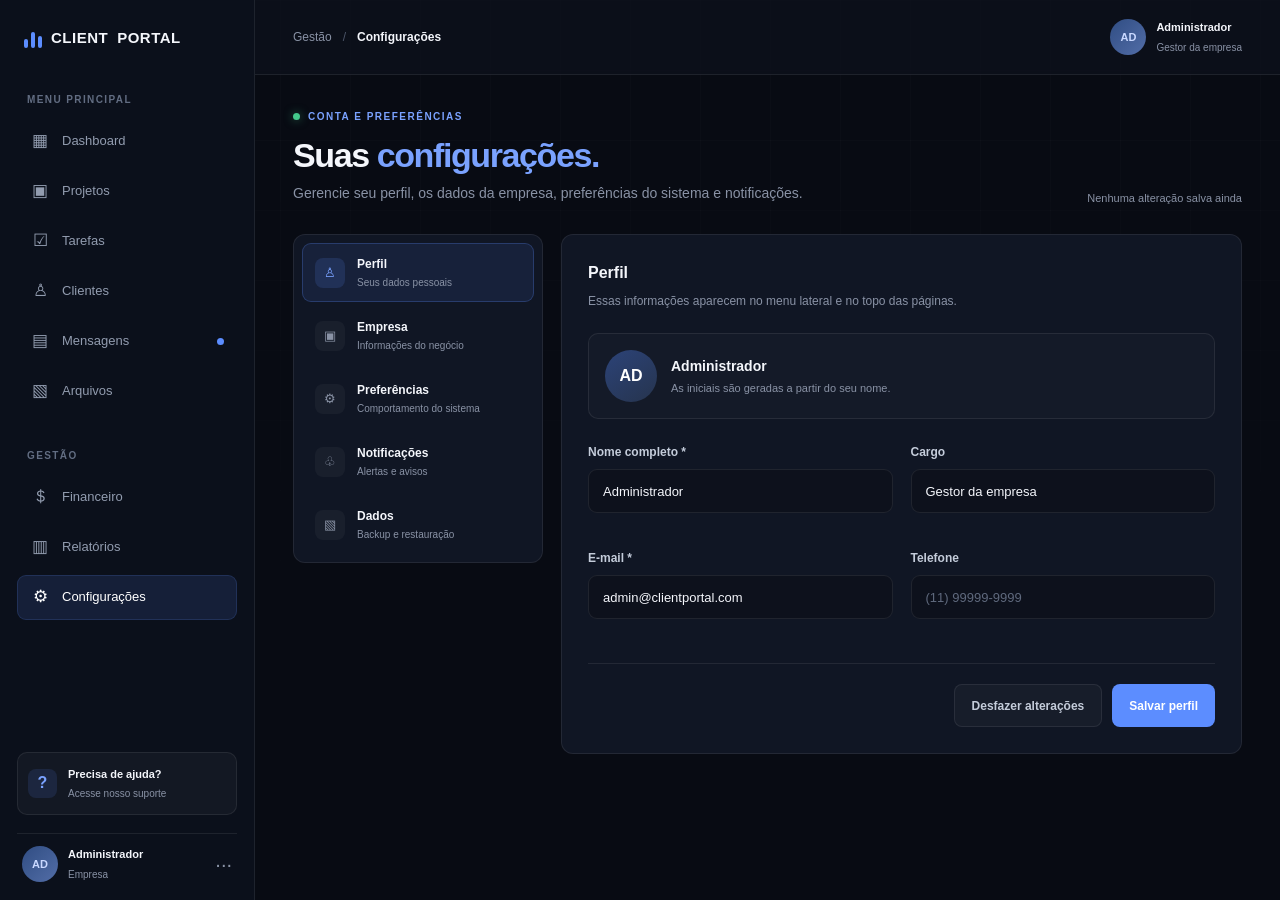
<file: configuracoes.html>
<!DOCTYPE html>
<html lang="pt-BR">

<head>
    <meta charset="UTF-8">
    <meta name="viewport" content="width=device-width, initial-scale=1.0">
    <title>Configurações | ClientPortal</title>
    <link rel="stylesheet" href="css/style.css">
    <script src="script/script.js" defer></script>
</head>

<body class="app-page" data-page="configuracoes">

    <div class="app-layout">


        <aside class="sidebar" id="sidebar">

            <!-- MARCA -->
            <a href="dashboard.html" class="brand sidebar-brand">
                <span class="brand-mark">
                    <span></span><span></span><span></span>
                </span>
                CLIENT<span>PORTAL</span>
            </a>

            <!-- MENU PRINCIPAL -->
            <div class="sidebar-label">MENU PRINCIPAL</div>

            <nav class="sidebar-nav">

                <a href="dashboard.html" class="sidebar-link">
                    <span class="nav-icon">▦</span>
                    <span>Dashboard</span>
                </a>

                <a href="projetos.html" class="sidebar-link">
                    <span class="nav-icon">▣</span>
                    <span>Projetos</span>
                </a>

                <a href="tarefas.html" class="sidebar-link">
                    <span class="nav-icon">☑</span>
                    <span>Tarefas</span>
                </a>

                <a href="clientes.html" class="sidebar-link">
                    <span class="nav-icon">♙</span>
                    <span>Clientes</span>
                </a>

                <a href="mensagens.html" class="sidebar-link">
                    <span class="nav-icon">▤</span>
                    <span>Mensagens</span>
                    <span class="nav-notification"></span>
                </a>

                <a href="arquivos.html" class="sidebar-link">
                    <span class="nav-icon">▧</span>
                    <span>Arquivos</span>
                </a>

            </nav>

            <!-- GESTÃO -->
            <div class="sidebar-label sidebar-label-spaced">
                GESTÃO
            </div>

            <nav class="sidebar-nav">

                <a href="financeiro.html" class="sidebar-link">
                    <span class="nav-icon">＄</span>
                    <span>Financeiro</span>
                </a>

                <a href="relatorios.html" class="sidebar-link">
                    <span class="nav-icon">▥</span>
                    <span>Relatórios</span>
                </a>

                <a href="configuracoes.html" class="sidebar-link active">
                    <span class="nav-icon">⚙</span>
                    <span>Configurações</span>
                </a>

            </nav>

            <!-- RODAPÉ DA SIDEBAR -->
            <div class="sidebar-bottom">

                <div class="sidebar-help">
                    <div class="help-icon">?</div>
                    <div>
                        <strong>Precisa de ajuda?</strong>
                        <span>Acesse nosso suporte</span>
                    </div>
                </div>

                <button type="button" class="sidebar-profile" id="profileButton">

                    <span class="profile-avatar">AD</span>

                    <span class="profile-info">
                        <strong>Administrador</strong>
                        <small>Empresa</small>
                    </span>

                    <span class="profile-more">···</span>

                </button>

                <div class="profile-menu" id="profileMenu">
                    <a href="configuracoes.html">Minha conta</a>
                    <a href="login.html">Sair da conta</a>
                </div>

            </div>

        </aside>



        <div class="sidebar-overlay" id="sidebarOverlay"></div>

        <main class="dashboard-main">

            <!-- CABEÇALHO -->
            <header class="dashboard-topbar">

                <div class="topbar-left">
                    <button class="mobile-menu-button" id="mobileMenuButton"
                            type="button" aria-label="Abrir menu">
                        ☰
                    </button>

                    <div class="breadcrumb">
                        <span>Gestão</span>
                        <span class="breadcrumb-separator">/</span>
                        <strong>Configurações</strong>
                    </div>
                </div>

                <div class="topbar-actions">
                    <div class="topbar-user">
                        <span class="profile-avatar" data-user-initials>AD</span>
                        <div>
                            <strong data-user-name>Administrador</strong>
                            <small data-user-role>Gestor da empresa</small>
                        </div>
                    </div>
                </div>
            </header>

            <!-- CONTEÚDO -->
            <div class="dashboard-content settings-content">

                <!-- APRESENTAÇÃO -->
                <section class="dashboard-welcome settings-welcome">
                    <div>
                        <div class="welcome-eyebrow">
                            <span class="welcome-pulse"></span>
                            CONTA E PREFERÊNCIAS
                        </div>

                        <h1>Suas <em>configurações.</em></h1>

                        <p>
                            Gerencie seu perfil, os dados da empresa, preferências
                            do sistema e notificações.
                        </p>
                    </div>

                    <span class="settings-saved-at" id="settingsSavedAt">
                        Nenhuma alteração salva ainda
                    </span>
                </section>

                <div class="settings-layout">

                    <!-- NAVEGAÇÃO DAS ABAS -->
                    <nav class="settings-tabs" role="tablist" aria-label="Seções das configurações">
                        <button class="settings-tab active" type="button" role="tab"
                                data-settings-tab="perfil" aria-selected="true">
                            <span class="settings-tab-icon">♙</span>
                            <span>
                                <strong>Perfil</strong>
                                <small>Seus dados pessoais</small>
                            </span>
                        </button>

                        <button class="settings-tab" type="button" role="tab"
                                data-settings-tab="empresa" aria-selected="false">
                            <span class="settings-tab-icon">▣</span>
                            <span>
                                <strong>Empresa</strong>
                                <small>Informações do negócio</small>
                            </span>
                        </button>

                        <button class="settings-tab" type="button" role="tab"
                                data-settings-tab="preferencias" aria-selected="false">
                            <span class="settings-tab-icon">⚙</span>
                            <span>
                                <strong>Preferências</strong>
                                <small>Comportamento do sistema</small>
                            </span>
                        </button>

                        <button class="settings-tab" type="button" role="tab"
                                data-settings-tab="notificacoes" aria-selected="false">
                            <span class="settings-tab-icon">♧</span>
                            <span>
                                <strong>Notificações</strong>
                                <small>Alertas e avisos</small>
                            </span>
                        </button>

                        <button class="settings-tab" type="button" role="tab"
                                data-settings-tab="dados" aria-selected="false">
                            <span class="settings-tab-icon">▧</span>
                            <span>
                                <strong>Dados</strong>
                                <small>Backup e restauração</small>
                            </span>
                        </button>
                    </nav>

                    <div class="settings-panels">

                        <!-- PERFIL -->
                        <section class="dashboard-panel settings-panel active" data-settings-panel="perfil">
                            <div class="panel-header">
                                <div>
                                    <h2>Perfil</h2>
                                    <p>Essas informações aparecem no menu lateral e no topo das páginas.</p>
                                </div>
                            </div>

                            <div class="settings-avatar-row">
                                <span class="settings-avatar" id="settingsAvatarPreview">AD</span>
                                <div>
                                    <strong id="settingsNamePreview">Administrador</strong>
                                    <small>As iniciais são geradas a partir do seu nome.</small>
                                </div>
                            </div>

                            <form class="settings-form" id="profileForm" data-settings-form="profile" novalidate>
                                <div class="settings-grid">
                                    <div class="settings-field">
                                        <label for="profileName">Nome completo *</label>
                                        <input id="profileName" name="name" type="text"
                                               placeholder="Ex.: Andressa Santos" required>
                                        <small class="settings-error"></small>
                                    </div>

                                    <div class="settings-field">
                                        <label for="profileRole">Cargo</label>
                                        <input id="profileRole" name="role" type="text"
                                               placeholder="Ex.: Gestora de projetos">
                                        <small class="settings-error"></small>
                                    </div>

                                    <div class="settings-field">
                                        <label for="profileEmail">E-mail *</label>
                                        <input id="profileEmail" name="email" type="email"
                                               placeholder="voce@empresa.com" required>
                                        <small class="settings-error"></small>
                                    </div>

                                    <div class="settings-field">
                                        <label for="profilePhone">Telefone</label>
                                        <input id="profilePhone" name="phone" type="tel"
                                               placeholder="(11) 99999-9999" data-mask="phone">
                                        <small class="settings-error"></small>
                                    </div>
                                </div>

                                <div class="settings-actions">
                                    <button class="settings-secondary-button" type="button" data-settings-reset>
                                        Desfazer alterações
                                    </button>
                                    <button class="dashboard-primary-button" type="submit">
                                        Salvar perfil
                                    </button>
                                </div>
                            </form>
                        </section>

                        <!-- EMPRESA -->
                        <section class="dashboard-panel settings-panel" data-settings-panel="empresa" hidden>
                            <div class="panel-header">
                                <div>
                                    <h2>Empresa</h2>
                                    <p>Dados usados em faturas, relatórios e no portal do cliente.</p>
                                </div>
                            </div>

                            <form class="settings-form" id="companyForm" data-settings-form="company" novalidate>
                                <div class="settings-grid">
                                    <div class="settings-field">
                                        <label for="companyName">Nome da empresa *</label>
                                        <input id="companyName" name="name" type="text"
                                               placeholder="Ex.: Studio Criativo" required>
                                        <small class="settings-error"></small>
                                    </div>

                                    <div class="settings-field">
                                        <label for="companyDocument">CNPJ</label>
                                        <input id="companyDocument" name="document" type="text"
                                               placeholder="00.000.000/0000-00" data-mask="cnpj">
                                        <small class="settings-error"></small>
                                    </div>

                                    <div class="settings-field">
                                        <label for="companyEmail">E-mail comercial</label>
                                        <input id="companyEmail" name="email" type="email"
                                               placeholder="contato@empresa.com">
                                        <small class="settings-error"></small>
                                    </div>

                                    <div class="settings-field">
                                        <label for="companySite">Site</label>
                                        <input id="companySite" name="site" type="url"
                                               placeholder="https://www.empresa.com">
                                        <small class="settings-error"></small>
                                    </div>

                                    <div class="settings-field">
                                        <label for="companySegment">Segmento</label>
                                        <select id="companySegment" name="segment">
                                            <option value="">Selecione</option>
                                            <option>Agência digital</option>
                                            <option>Desenvolvimento de software</option>
                                            <option>Design e branding</option>
                                            <option>Consultoria</option>
                                            <option>Marketing</option>
                                            <option>Outro</option>
                                        </select>
                                        <small class="settings-error"></small>
                                    </div>

                                    <div class="settings-field">
                                        <label for="companyCity">Cidade / UF</label>
                                        <input id="companyCity" name="city" type="text"
                                               placeholder="Ex.: São Paulo / SP">
                                        <small class="settings-error"></small>
                                    </div>

                                    <div class="settings-field settings-field-full">
                                        <label for="companyAddress">Endereço</label>
                                        <input id="companyAddress" name="address" type="text"
                                               placeholder="Rua, número, bairro">
                                        <small class="settings-error"></small>
                                    </div>
                                </div>

                                <div class="settings-actions">
                                    <button class="settings-secondary-button" type="button" data-settings-reset>
                                        Desfazer alterações
                                    </button>
                                    <button class="dashboard-primary-button" type="submit">
                                        Salvar empresa
                                    </button>
                                </div>
                            </form>
                        </section>

                        <!-- PREFERÊNCIAS -->
                        <section class="dashboard-panel settings-panel" data-settings-panel="preferencias" hidden>
                            <div class="panel-header">
                                <div>
                                    <h2>Preferências</h2>
                                    <p>Ajuste como o ClientPortal funciona para você.</p>
                                </div>
                            </div>

                            <form class="settings-form" id="preferencesForm" data-settings-form="preferences" novalidate>
                                <div class="settings-grid">
                                    <div class="settings-field">
                                        <label for="prefHome">Página inicial após o login</label>
                                        <select id="prefHome" name="homePage">
                                            <option value="dashboard.html">Dashboard</option>
                                            <option value="projetos.html">Projetos</option>
                                            <option value="tarefas.html">Tarefas</option>
                                            <option value="mensagens.html">Mensagens</option>
                                        </select>
                                        <small class="settings-error"></small>
                                    </div>

                                    <div class="settings-field">
                                        <label for="prefCurrency">Moeda</label>
                                        <select id="prefCurrency" name="currency">
                                            <option value="BRL">Real (R$)</option>
                                            <option value="USD">Dólar (US$)</option>
                                            <option value="EUR">Euro (€)</option>
                                        </select>
                                        <small class="settings-error"></small>
                                    </div>

                                    <div class="settings-field">
                                        <label for="prefDateFormat">Formato de data</label>
                                        <select id="prefDateFormat" name="dateFormat">
                                            <option value="dd/mm/aaaa">dd/mm/aaaa</option>
                                            <option value="aaaa-mm-dd">aaaa-mm-dd</option>
                                        </select>
                                        <small class="settings-error"></small>
                                    </div>

                                    <div class="settings-field">
                                        <label for="prefTimezone">Fuso horário</label>
                                        <select id="prefTimezone" name="timezone">
                                            <option value="America/Sao_Paulo">Brasília (GMT-3)</option>
                                            <option value="America/Manaus">Manaus (GMT-4)</option>
                                            <option value="America/Rio_Branco">Rio Branco (GMT-5)</option>
                                            <option value="America/Noronha">Fernando de Noronha (GMT-2)</option>
                                        </select>
                                        <small class="settings-error"></small>
                                    </div>
                                </div>

                                <div class="settings-switch-list">
                                    <label class="settings-switch">
                                        <span>
                                            <strong>Reduzir animações</strong>
                                            <small>Desativa transições e efeitos de movimento.</small>
                                        </span>
                                        <input type="checkbox" name="reduceMotion">
                                        <i aria-hidden="true"></i>
                                    </label>

                                    <label class="settings-switch">
                                        <span>
                                            <strong>Modo compacto</strong>
                                            <small>Diminui espaçamentos para mostrar mais informação.</small>
                                        </span>
                                        <input type="checkbox" name="compact">
                                        <i aria-hidden="true"></i>
                                    </label>
                                </div>

                                <div class="settings-actions">
                                    <button class="settings-secondary-button" type="button" data-settings-reset>
                                        Desfazer alterações
                                    </button>
                                    <button class="dashboard-primary-button" type="submit">
                                        Salvar preferências
                                    </button>
                                </div>
                            </form>
                        </section>

                        <!-- NOTIFICAÇÕES -->
                        <section class="dashboard-panel settings-panel" data-settings-panel="notificacoes" hidden>
                            <div class="panel-header">
                                <div>
                                    <h2>Notificações</h2>
                                    <p>Escolha sobre o que você quer ser avisado.</p>
                                </div>
                            </div>

                            <form class="settings-form" id="notificationsForm" data-settings-form="notifications" novalidate>
                                <div class="settings-switch-list">
                                    <label class="settings-switch">
                                        <span>
                                            <strong>Novas mensagens</strong>
                                            <small>Quando um cliente enviar uma mensagem.</small>
                                        </span>
                                        <input type="checkbox" name="messages">
                                        <i aria-hidden="true"></i>
                                    </label>

                                    <label class="settings-switch">
                                        <span>
                                            <strong>Prazos de tarefas</strong>
                                            <small>Tarefas que vencem nos próximos 3 dias.</small>
                                        </span>
                                        <input type="checkbox" name="deadlines">
                                        <i aria-hidden="true"></i>
                                    </label>

                                    <label class="settings-switch">
                                        <span>
                                            <strong>Faturas em atraso</strong>
                                            <small>Quando uma fatura passar do vencimento.</small>
                                        </span>
                                        <input type="checkbox" name="invoices">
                                        <i aria-hidden="true"></i>
                                    </label>

                                    <label class="settings-switch">
                                        <span>
                                            <strong>Aprovações pendentes</strong>
                                            <small>Entregas aguardando retorno do cliente.</small>
                                        </span>
                                        <input type="checkbox" name="approvals">
                                        <i aria-hidden="true"></i>
                                    </label>

                                    <label class="settings-switch">
                                        <span>
                                            <strong>Resumo semanal por e-mail</strong>
                                            <small>Será enviado quando o e-mail estiver integrado ao Firebase.</small>
                                        </span>
                                        <input type="checkbox" name="weeklyEmail">
                                        <i aria-hidden="true"></i>
                                    </label>
                                </div>

                                <div class="settings-actions">
                                    <button class="settings-secondary-button" type="button" data-settings-reset>
                                        Desfazer alterações
                                    </button>
                                    <button class="dashboard-primary-button" type="submit">
                                        Salvar notificações
                                    </button>
                                </div>
                            </form>
                        </section>

                        <!-- DADOS -->
                        <section class="dashboard-panel settings-panel" data-settings-panel="dados" hidden>
                            <div class="panel-header">
                                <div>
                                    <h2>Dados e backup</h2>
                                    <p>Enquanto o Firebase não está integrado, os dados ficam salvos neste navegador.</p>
                                </div>
                            </div>

                            <div class="settings-data-summary" id="settingsDataSummary"></div>

                            <div class="settings-data-actions">
                                <div class="settings-data-card">
                                    <div>
                                        <strong>Exportar backup</strong>
                                        <small>Baixa um arquivo .json com projetos, clientes, tarefas, mensagens, faturas e configurações.</small>
                                    </div>
                                    <button class="settings-secondary-button" type="button" id="exportDataButton">
                                        Exportar
                                    </button>
                                </div>

                                <div class="settings-data-card">
                                    <div>
                                        <strong>Importar backup</strong>
                                        <small>Restaura um arquivo exportado anteriormente. Os dados atuais serão substituídos.</small>
                                    </div>
                                    <label class="settings-secondary-button" for="importDataInput">
                                        Importar
                                    </label>
                                    <input type="file" id="importDataInput" accept="application/json,.json" hidden>
                                </div>

                                <div class="settings-data-card settings-danger">
                                    <div>
                                        <strong>Apagar dados locais</strong>
                                        <small>Remove todos os dados do ClientPortal deste navegador. Os arquivos enviados também serão apagados.</small>
                                    </div>
                                    <button class="settings-danger-button" type="button" id="clearDataButton">
                                        Apagar dados
                                    </button>
                                </div>
                            </div>

                            <div class="settings-confirm" id="clearDataConfirm" hidden>
                                <p>
                                    Essa ação não pode ser desfeita. Digite <b>APAGAR</b> para confirmar.
                                </p>
                                <div class="settings-confirm-row">
                                    <input type="text" id="clearDataInput" autocomplete="off" placeholder="APAGAR">
                                    <button class="settings-secondary-button" type="button" id="clearDataCancel">
                                        Cancelar
                                    </button>
                                    <button class="settings-danger-button" type="button" id="clearDataConfirmButton" disabled>
                                        Confirmar
                                    </button>
                                </div>
                            </div>
                        </section>

                    </div>
                </div>
            </div>

            <!-- AVISO DE FEEDBACK -->
            <div class="settings-toast" id="settingsToast" role="status" aria-live="polite">
                <span class="settings-toast-icon">✓</span>
                <div>
                    <strong id="settingsToastTitle">Alterações salvas</strong>
                    <small id="settingsToastText">Suas configurações foram atualizadas.</small>
                </div>
            </div>

        </main>
    </div>

</body>

</html>
</file>
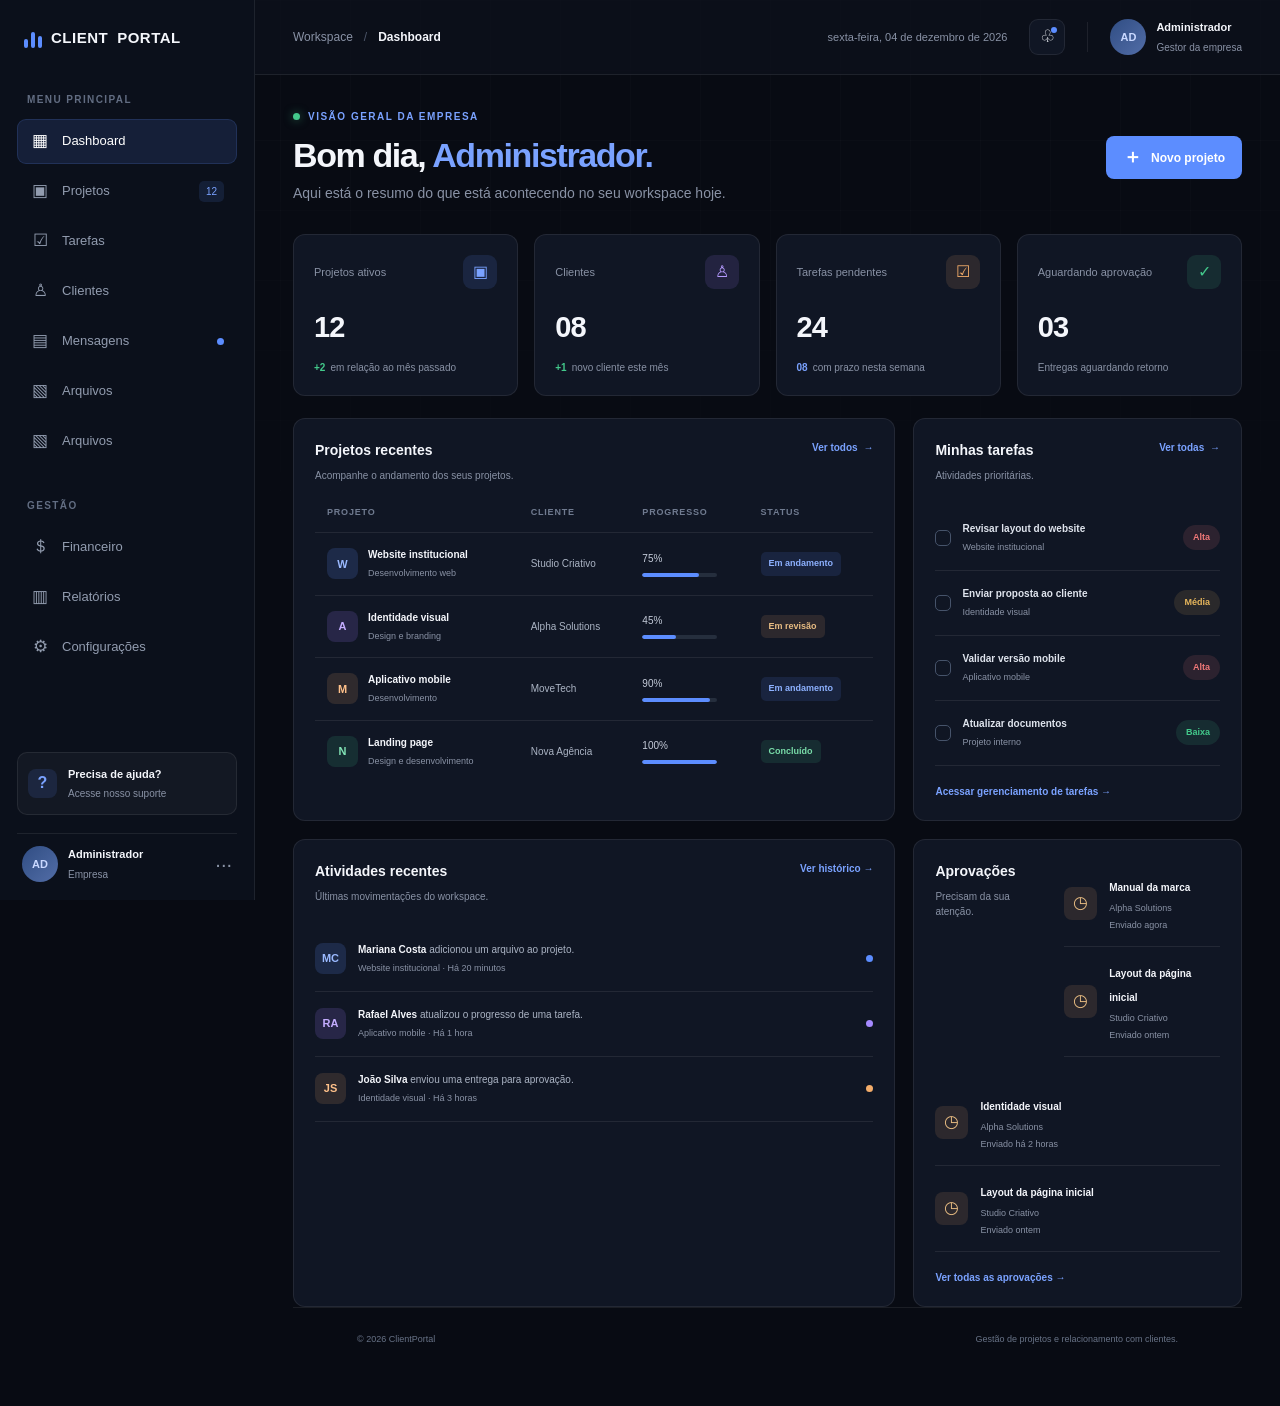
<file: dashboard.html>
<!DOCTYPE html>
<html lang="pt-BR">

<head>
    <meta charset="UTF-8">
    <meta name="viewport" content="width=device-width, initial-scale=1.0">
    <meta name="description" content="Painel administrativo do ClientPortal.">
    <title>Dashboard | ClientPortal</title>

    <link rel="stylesheet" href="css/style.css">
</head>

<body class="app-page" data-page="dashboard">

    <div class="app-layout">

        <!-- MENU LATERAL -->
        <aside class="sidebar" id="sidebar">

            <a href="dashboard.html" class="brand sidebar-brand">
                <span class="brand-mark">
                    <span></span><span></span><span></span>
                </span>
                CLIENT<span>PORTAL</span>
            </a>

            <div class="sidebar-label">MENU PRINCIPAL</div>

            <nav class="sidebar-nav">
                <a href="dashboard.html" class="sidebar-link active">
                    <span class="nav-icon">▦</span>
                    <span>Dashboard</span>
                </a>

                <a href="projetos.html" class="sidebar-link">
                    <span class="nav-icon">▣</span>
                    <span>Projetos</span>
                    <span class="nav-count">12</span>
                </a>

                <a href="tarefas.html" class="sidebar-link">
                    <span class="nav-icon">☑</span>
                    <span>Tarefas</span>
                </a>

                <a href="clientes.html" class="sidebar-link">
                    <span class="nav-icon">♙</span>
                    <span>Clientes</span>
                </a>

                <a href="mensagens.html" class="sidebar-link">
                    <span class="nav-icon">▤</span>
                    <span>Mensagens</span>
                    <span class="nav-notification"></span>
                </a>

                <a href="arquivos.html" class="sidebar-link">
                    <span class="nav-icon">▧</span>
                    <span>Arquivos</span>
                </a>

                <a href="arquivos.html" class="sidebar-link">
                    <span class="nav-icon">▧</span>
                    <span>Arquivos</span>
                </a>
                

            </nav>

            <div class="sidebar-label sidebar-label-spaced">GESTÃO</div>

            <nav class="sidebar-nav">
                <a href="financeiro.html" class="sidebar-link">
                    <span class="nav-icon">＄</span>
                    <span>Financeiro</span>
                </a>

                <a href="relatorios.html" class="sidebar-link">
                    <span class="nav-icon">▥</span>
                    <span>Relatórios</span>
                </a>

                <a href="configuracoes.html" class="sidebar-link">
                    <span class="nav-icon">⚙</span>
                    <span>Configurações</span>
                </a>
            </nav>

            <div class="sidebar-bottom">
                <div class="sidebar-help">
                    <div class="help-icon">?</div>
                    <div>
                        <strong>Precisa de ajuda?</strong>
                        <span>Acesse nosso suporte</span>
                    </div>
                </div>

                <button type="button" class="sidebar-profile" id="profileButton">
                    <span class="profile-avatar">AD</span>
                    <span class="profile-info">
                        <strong>Administrador</strong>
                        <small>Empresa</small>
                    </span>
                    <span class="profile-more">···</span>
                </button>

                <div class="profile-menu" id="profileMenu">
                    <a href="configuracoes.html">Minha conta</a>
                    <a href="login.html">Sair da conta</a>
                </div>
            </div>

        </aside>

        <!-- CONTEÚDO PRINCIPAL -->
        <main class="dashboard-main">

            <!-- CABEÇALHO -->
            <header class="dashboard-topbar">

                <div class="topbar-left">
                    <button class="mobile-menu-button" id="mobileMenuButton" type="button" aria-label="Abrir menu">
                        ☰
                    </button>

                    <div class="breadcrumb">
                        <span>Workspace</span>
                        <span class="breadcrumb-separator">/</span>
                        <strong>Dashboard</strong>
                    </div>
                </div>

                <div class="topbar-actions">

                    <div class="topbar-date" id="dashboardDate"></div>

                    <button class="icon-button notification-button" type="button" aria-label="Notificações">
                        ♧
                        <span></span>
                    </button>

                    <div class="topbar-divider"></div>

                    <div class="topbar-user">
                        <span class="profile-avatar">AD</span>
                        <div>
                            <strong>Administrador</strong>
                            <small>Gestor da empresa</small>
                        </div>
                    </div>

                </div>
            </header>

            <!-- CONTEÚDO -->
            <div class="dashboard-content">

                <!-- BOAS-VINDAS -->
                <section class="dashboard-welcome">
                    <div>
                        <div class="welcome-eyebrow">
                            <span class="welcome-pulse"></span>
                            VISÃO GERAL DA EMPRESA
                        </div>

                        <h1>Bom dia, <em>Administrador.</em></h1>

                        <p>
                            Aqui está o resumo do que está acontecendo no seu
                            workspace hoje.
                        </p>
                    </div>

                    <a href="projetos.html" class="dashboard-primary-button">
                        <span>＋</span> Novo projeto
                    </a>
                </section>

                <!-- INDICADORES -->
                <section class="dashboard-stats">

                    <article class="stat-card">
                        <div class="stat-top">
                            <span class="stat-label">Projetos ativos</span>
                            <span class="stat-icon blue">▣</span>
                        </div>

                        <div class="stat-value">12</div>

                        <div class="stat-footer">
                            <span class="stat-positive">+2</span>
                            <span>em relação ao mês passado</span>
                        </div>
                    </article>

                    <article class="stat-card">
                        <div class="stat-top">
                            <span class="stat-label">Clientes</span>
                            <span class="stat-icon purple">♙</span>
                        </div>

                        <div class="stat-value">08</div>

                        <div class="stat-footer">
                            <span class="stat-positive">+1</span>
                            <span>novo cliente este mês</span>
                        </div>
                    </article>

                    <article class="stat-card">
                        <div class="stat-top">
                            <span class="stat-label">Tarefas pendentes</span>
                            <span class="stat-icon orange">☑</span>
                        </div>

                        <div class="stat-value">24</div>

                        <div class="stat-footer">
                            <span class="stat-neutral">08</span>
                            <span>com prazo nesta semana</span>
                        </div>
                    </article>

                    <article class="stat-card">
                        <div class="stat-top">
                            <span class="stat-label">Aguardando aprovação</span>
                            <span class="stat-icon green">✓</span>
                        </div>

                        <div class="stat-value">03</div>

                        <div class="stat-footer">
                            <span>Entregas aguardando retorno</span>
                        </div>
                    </article>

                </section>

                <!-- ÁREA PRINCIPAL -->
                <section class="dashboard-grid">

                    <!-- PROJETOS -->
                    <div class="dashboard-panel projects-panel">

                        <div class="panel-header">
                            <div>
                                <h2>Projetos recentes</h2>
                                <p>Acompanhe o andamento dos seus projetos.</p>
                            </div>

                            <a href="projetos.html" class="panel-link">
                                Ver todos <span>→</span>
                            </a>
                        </div>

                        <div class="projects-table-wrapper">
                            <table class="projects-table">
                                <thead>
                                    <tr>
                                        <th>PROJETO</th>
                                        <th>CLIENTE</th>
                                        <th>PROGRESSO</th>
                                        <th>STATUS</th>
                                    </tr>
                                </thead>

                                <tbody>
                                    <tr>
                                        <td>
                                            <div class="project-name">
                                                <span class="project-color blue-bg">W</span>
                                                <div>
                                                    <strong>Website institucional</strong>
                                                    <small>Desenvolvimento web</small>
                                                </div>
                                            </div>
                                        </td>

                                        <td>Studio Criativo</td>

                                        <td>
                                            <div class="progress-info">
                                                <span>75%</span>
                                            </div>
                                            <div class="progress-track">
                                                <span style="width:75%"></span>
                                            </div>
                                        </td>

                                        <td>
                                            <span class="status-badge status-progress">
                                                Em andamento
                                            </span>
                                        </td>
                                    </tr>

                                    <tr>
                                        <td>
                                            <div class="project-name">
                                                <span class="project-color purple-bg">A</span>
                                                <div>
                                                    <strong>Identidade visual</strong>
                                                    <small>Design e branding</small>
                                                </div>
                                            </div>
                                        </td>

                                        <td>Alpha Solutions</td>

                                        <td>
                                            <div class="progress-info">
                                                <span>45%</span>
                                            </div>
                                            <div class="progress-track">
                                                <span style="width:45%"></span>
                                            </div>
                                        </td>

                                        <td>
                                            <span class="status-badge status-review">
                                                Em revisão
                                            </span>
                                        </td>
                                    </tr>

                                    <tr>
                                        <td>
                                            <div class="project-name">
                                                <span class="project-color orange-bg">M</span>
                                                <div>
                                                    <strong>Aplicativo mobile</strong>
                                                    <small>Desenvolvimento</small>
                                                </div>
                                            </div>
                                        </td>

                                        <td>MoveTech</td>

                                        <td>
                                            <div class="progress-info">
                                                <span>90%</span>
                                            </div>
                                            <div class="progress-track">
                                                <span style="width:90%"></span>
                                            </div>
                                        </td>

                                        <td>
                                            <span class="status-badge status-progress">
                                                Em andamento
                                            </span>
                                        </td>
                                    </tr>

                                    <tr>
                                        <td>
                                            <div class="project-name">
                                                <span class="project-color green-bg">N</span>
                                                <div>
                                                    <strong>Landing page</strong>
                                                    <small>Design e desenvolvimento</small>
                                                </div>
                                            </div>
                                        </td>

                                        <td>Nova Agência</td>

                                        <td>
                                            <div class="progress-info">
                                                <span>100%</span>
                                            </div>
                                            <div class="progress-track">
                                                <span style="width:100%"></span>
                                            </div>
                                        </td>

                                        <td>
                                            <span class="status-badge status-complete">
                                                Concluído
                                            </span>
                                        </td>
                                    </tr>
                                </tbody>
                            </table>
                        </div>

                    </div>

                    <!-- RESUMO DE TAREFAS -->
                    <div class="dashboard-panel tasks-panel">

                        <div class="panel-header">
                            <div>
                                <h2>Minhas tarefas</h2>
                                <p>Atividades prioritárias.</p>
                            </div>

                            <a href="tarefas.html" class="panel-link">
                                Ver todas <span>→</span>
                            </a>
                        </div>

                        <div class="task-list">

                            <label class="dashboard-task">
                                <input type="checkbox">
                                <span class="task-check"></span>
                                <span class="task-content">
                                    <strong>Revisar layout do website</strong>
                                    <small>Website institucional</small>
                                </span>
                                <span class="task-priority high">Alta</span>
                            </label>

                            <label class="dashboard-task">
                                <input type="checkbox">
                                <span class="task-check"></span>
                                <span class="task-content">
                                    <strong>Enviar proposta ao cliente</strong>
                                    <small>Identidade visual</small>
                                </span>
                                <span class="task-priority medium">Média</span>
                            </label>

                            <label class="dashboard-task">
                                <input type="checkbox">
                                <span class="task-check"></span>
                                <span class="task-content">
                                    <strong>Validar versão mobile</strong>
                                    <small>Aplicativo mobile</small>
                                </span>
                                <span class="task-priority high">Alta</span>
                            </label>

                            <label class="dashboard-task">
                                <input type="checkbox">
                                <span class="task-check"></span>
                                <span class="task-content">
                                    <strong>Atualizar documentos</strong>
                                    <small>Projeto interno</small>
                                </span>
                                <span class="task-priority low">Baixa</span>
                            </label>

                        </div>

                        <a href="tarefas.html" class="task-footer-link">
                            Acessar gerenciamento de tarefas →
                        </a>

                    </div>

                </section>

                <!-- ATIVIDADES E APROVAÇÕES -->
                <section class="dashboard-bottom-grid">

                    <div class="dashboard-panel activity-panel">

                        <div class="panel-header">
                            <div>
                                <h2>Atividades recentes</h2>
                                <p>Últimas movimentações do workspace.</p>
                            </div>

                            <a href="#" class="panel-link">Ver histórico →</a>
                        </div>

                        <div class="activity-list">

                            <div class="activity-item">
                                <span class="activity-avatar blue-bg">MC</span>
                                <div class="activity-description">
                                    <p><strong>Mariana Costa</strong> adicionou um arquivo ao projeto.</p>
                                    <small>Website institucional · Há 20 minutos</small>
                                </div>
                                <span class="activity-dot blue-dot"></span>
                            </div>

                            <div class="activity-item">
                                <span class="activity-avatar purple-bg">RA</span>
                                <div class="activity-description">
                                    <p><strong>Rafael Alves</strong> atualizou o progresso de uma tarefa.</p>
                                    <small>Aplicativo mobile · Há 1 hora</small>
                                </div>
                                <span class="activity-dot purple-dot"></span>
                            </div>

                            <div class="activity-item">
                                <span class="activity-avatar orange-bg">JS</span>
                                <div class="activity-description">
                                    <p><strong>João Silva</strong> enviou uma entrega para aprovação.</p>
                                    <small>Identidade visual · Há 3 horas</small>
                                </div>
                                <span class="activity-dot orange-dot"></span>
                            </div>

                        </div>

                    </div>

                    <div class="dashboard-panel approval-panel">

                        <div class="panel-header">
                            <div>
                                <h2>Aprovações</h2>
                                <p>Precisam da sua atenção.</p>
                            </div>

                            <div id="dashboardApprovalList"></div>
                        </div>

                        <div class="approval-content">
                            <div class="approval-icon">◷</div>

                            <div>
                                <strong>Identidade visual</strong>
                                <p>Alpha Solutions</p>
                                <small>Enviado há 2 horas</small>
                            </div>
                        </div>

                        <div class="approval-content">
                            <div class="approval-icon">◷</div>

                            <div>
                                <strong>Layout da página inicial</strong>
                                <p>Studio Criativo</p>
                                <small>Enviado ontem</small>
                            </div>
                        </div>

                        <a href="aprovacoes.html" class="approval-link">
                            Ver todas as aprovações →
                        </a>

                    </div>

                </section>

                <footer class="dashboard-footer">
                    <span>© <span data-ano>2026</span> ClientPortal</span>
                    <span>Gestão de projetos e relacionamento com clientes.</span>
                </footer>

            </div>

        </main>

    </div>

    <div class="sidebar-overlay" id="sidebarOverlay"></div>

    <script src="script/script.js" defer></script>
</body>

</html>
</file>
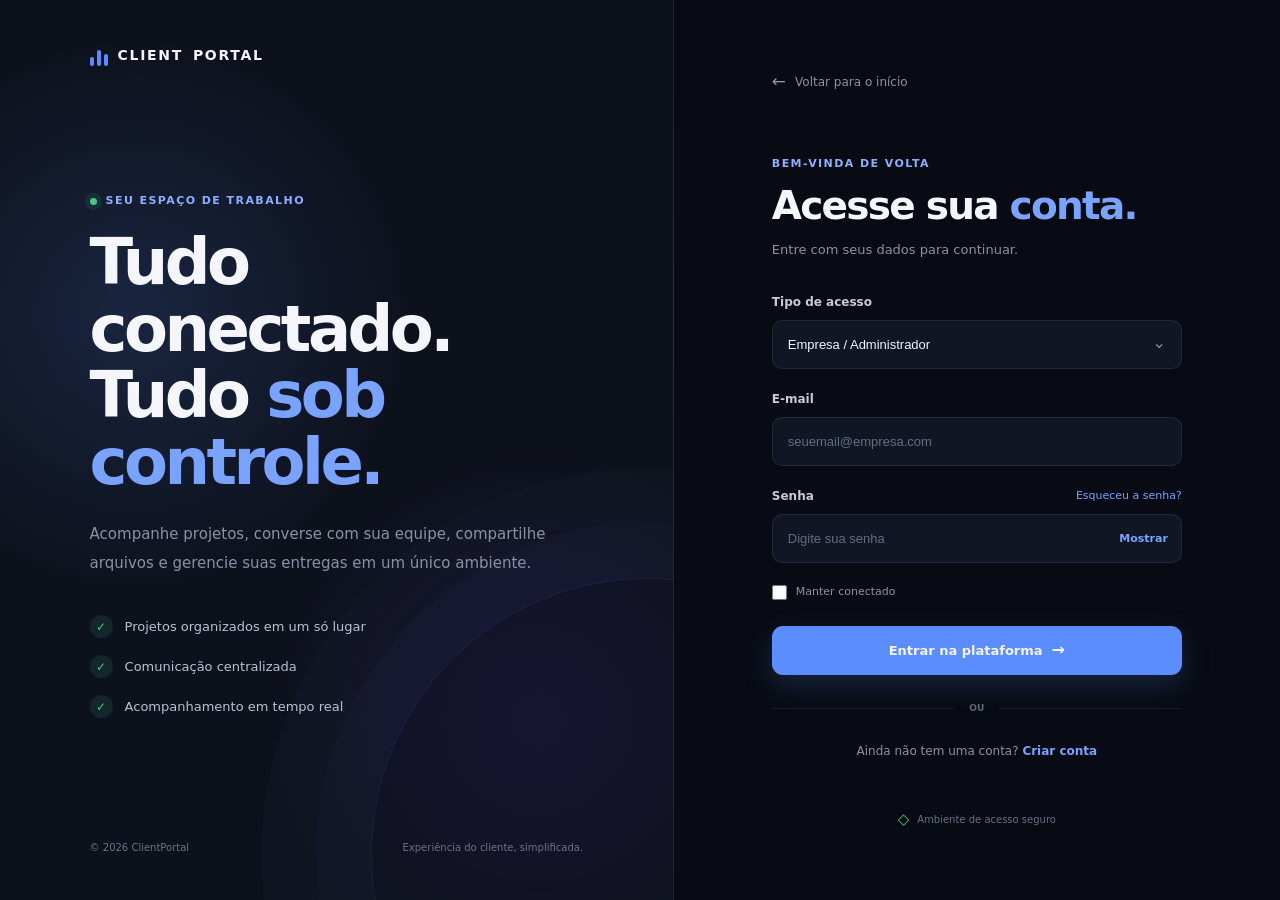
<file: login.html>
<!DOCTYPE html>
<html lang="pt-BR">
<head>
    <meta charset="UTF-8">
    <meta name="viewport" content="width=device-width, initial-scale=1.0">
    <meta name="description" content="Acesse sua conta no ClientPortal.">
    <title>Entrar | ClientPortal</title>

    <link rel="stylesheet" href="css/style.css">
</head>

<body class="auth-page" data-page="login">

    <main class="auth-layout">

        <section class="auth-visual">
            <a href="index.html" class="brand auth-brand">
                <span class="brand-mark">
                    <span></span><span></span><span></span>
                </span>
                CLIENT<span>PORTAL</span>
            </a>

            <div class="auth-visual-content">
                <div class="eyebrow">
                    <span class="pulse"></span>
                    SEU ESPAÇO DE TRABALHO
                </div>

                <h1>
                    Tudo conectado.<br>
                    Tudo <em>sob controle.</em>
                </h1>

                <p>
                    Acompanhe projetos, converse com sua equipe,
                    compartilhe arquivos e gerencie suas entregas
                    em um único ambiente.
                </p>

                <div class="auth-benefits">
                    <div>
                        <span class="auth-benefit-icon">✓</span>
                        Projetos organizados em um só lugar
                    </div>
                    <div>
                        <span class="auth-benefit-icon">✓</span>
                        Comunicação centralizada
                    </div>
                    <div>
                        <span class="auth-benefit-icon">✓</span>
                        Acompanhamento em tempo real
                    </div>
                </div>
            </div>

            <div class="auth-visual-footer">
                <span>© <span data-ano>2026</span> ClientPortal</span>
                <span>Experiência do cliente, simplificada.</span>
            </div>
        </section>

        <section class="auth-form-section">

            <div class="auth-mobile-brand">
                <a href="index.html" class="brand">
                    <span class="brand-mark">
                        <span></span><span></span><span></span>
                    </span>
                    CLIENT<span>PORTAL</span>
                </a>
            </div>

            <div class="auth-form-wrapper">

                <a href="index.html" class="auth-back">
                    <span>←</span> Voltar para o início
                </a>

                <div class="auth-heading">
                    <div class="eyebrow">BEM-VINDA DE VOLTA</div>
                    <h2>Acesse sua <em>conta.</em></h2>
                    <p>Entre com seus dados para continuar.</p>
                </div>

                <form id="loginForm" class="auth-form">

                    <div class="form-group">
                        <label for="accountType">Tipo de acesso</label>

                        <div class="auth-select-wrapper">
                            <select id="accountType" name="accountType" required>
                                <option value="company">Empresa / Administrador</option>
                                <option value="client">Cliente</option>
                            </select>
                            <span>⌄</span>
                        </div>
                    </div>

                    <div class="form-group">
                        <label for="email">E-mail</label>
                        <input
                            type="email"
                            id="email"
                            name="email"
                            placeholder="seuemail@empresa.com"
                            autocomplete="email"
                            required
                        >
                    </div>

                    <div class="form-group">
                        <div class="auth-label-row">
                            <label for="password">Senha</label>
                            <a href="#" id="forgotPassword">Esqueceu a senha?</a>
                        </div>

                        <div class="password-wrapper">
                            <input
                                type="password"
                                id="password"
                                name="password"
                                placeholder="Digite sua senha"
                                autocomplete="current-password"
                                required
                                minlength="6"
                            >

                            <button
                                type="button"
                                class="password-toggle"
                                id="togglePassword"
                                aria-label="Mostrar senha"
                            >
                                Mostrar
                            </button>
                        </div>
                    </div>

                    <label class="auth-remember">
                        <input type="checkbox" id="rememberMe">
                        <span>Manter conectado</span>
                    </label>

                    <button type="submit" class="btn btn-primary auth-submit">
                        Entrar na plataforma <span>→</span>
                    </button>

                    <div class="auth-divider">
                        <span>OU</span>
                    </div>

                    <p class="auth-register">
                        Ainda não tem uma conta?
                        <a href="cadastro.html">Criar conta</a>
                    </p>

                </form>

                <p class="auth-security">
                    <span>◇</span>
                    Ambiente de acesso seguro
                </p>

            </div>

        </section>

    </main>

    <div class="auth-toast" id="authToast" role="status" aria-live="polite"></div>

    <script src="script/script.js"></script>
</body>
</html>
</file>
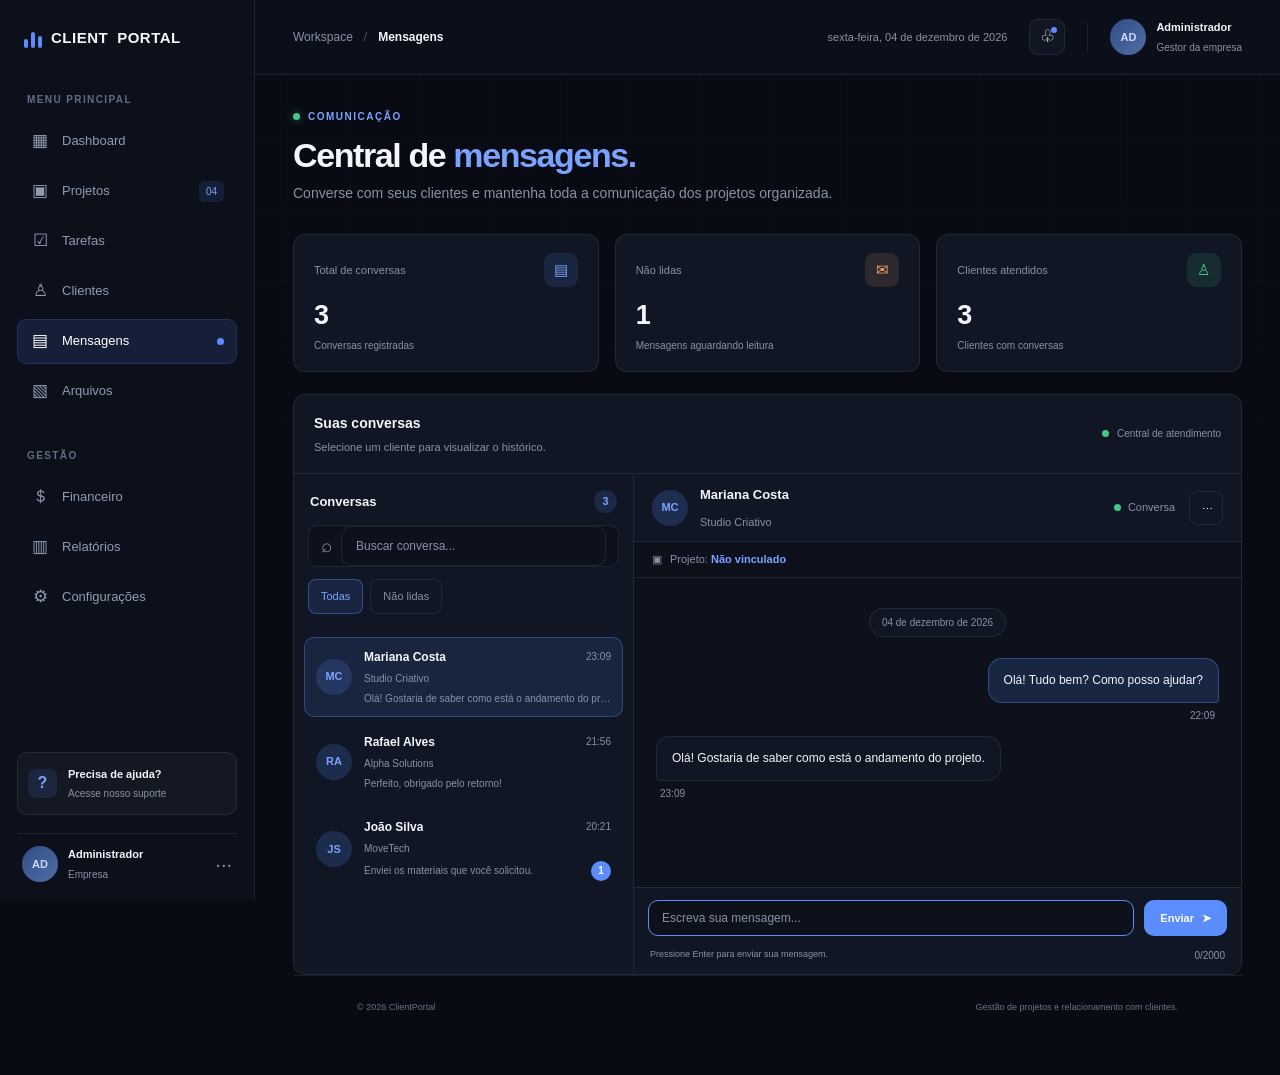
<file: mensagens.html>
<!DOCTYPE html>
<html lang="pt-BR">
<head>
    <meta charset="UTF-8">
    <meta name="viewport" content="width=device-width, initial-scale=1.0">
    <meta name="description" content="Central de mensagens do ClientPortal.">
    <title>Mensagens | ClientPortal</title>
    <link rel="stylesheet" href="css/style.css">
    <script src="script/script.js" defer></script>
</head>

<body class="app-page" data-page="mensagens">

<div class="app-layout">

    <!-- MENU LATERAL -->
    <aside class="sidebar" id="sidebar">

        <a href="dashboard.html" class="brand sidebar-brand">
            <span class="brand-mark">
                <span></span><span></span><span></span>
            </span>
            CLIENT<span>PORTAL</span>
        </a>

        <div class="sidebar-label">MENU PRINCIPAL</div>

        <nav class="sidebar-nav">

            <a href="dashboard.html" class="sidebar-link">
                <span class="nav-icon">▦</span>
                <span>Dashboard</span>
            </a>

            <a href="projetos.html" class="sidebar-link">
                <span class="nav-icon">▣</span>
                <span>Projetos</span>
                <span class="nav-count" id="sidebarProjectCount">04</span>
            </a>

            <a href="tarefas.html" class="sidebar-link">
                <span class="nav-icon">☑</span>
                <span>Tarefas</span>
            </a>

            <a href="clientes.html" class="sidebar-link">
                <span class="nav-icon">♙</span>
                <span>Clientes</span>
            </a>

            <a href="mensagens.html" class="sidebar-link active">
                <span class="nav-icon">▤</span>
                <span>Mensagens</span>
                <span class="nav-notification"></span>
            </a>

            <a href="arquivos.html" class="sidebar-link">
                <span class="nav-icon">▧</span>
                <span>Arquivos</span>
            </a>

        </nav>

        <div class="sidebar-label sidebar-label-spaced">GESTÃO</div>

        <nav class="sidebar-nav">

            <a href="financeiro.html" class="sidebar-link">
                <span class="nav-icon">＄</span>
                <span>Financeiro</span>
            </a>

            <a href="relatorios.html" class="sidebar-link">
                <span class="nav-icon">▥</span>
                <span>Relatórios</span>
            </a>

            <a href="configuracoes.html" class="sidebar-link">
                <span class="nav-icon">⚙</span>
                <span>Configurações</span>
            </a>

        </nav>

        <div class="sidebar-bottom">

            <div class="sidebar-help">
                <div class="help-icon">?</div>
                <div>
                    <strong>Precisa de ajuda?</strong>
                    <span>Acesse nosso suporte</span>
                </div>
            </div>

            <button type="button" class="sidebar-profile" id="profileButton">
                <span class="profile-avatar">AD</span>
                <span class="profile-info">
                    <strong>Administrador</strong>
                    <small>Empresa</small>
                </span>
                <span class="profile-more">···</span>
            </button>

            <div class="profile-menu" id="profileMenu">
                <a href="configuracoes.html">Minha conta</a>
                <a href="login.html">Sair da conta</a>
            </div>

        </div>

    </aside>

    <div class="sidebar-overlay" id="sidebarOverlay"></div>

    <!-- CONTEÚDO PRINCIPAL -->
    <main class="dashboard-main">

        <header class="dashboard-topbar">

            <div class="topbar-left">

                <button class="mobile-menu-button"
                        id="mobileMenuButton"
                        type="button"
                        aria-label="Abrir menu">
                    ☰
                </button>

                <div class="breadcrumb">
                    <span>Workspace</span>
                    <span class="breadcrumb-separator">/</span>
                    <strong>Mensagens</strong>
                </div>

            </div>

            <div class="topbar-actions">

                <div class="topbar-date" id="messagesDate"></div>

                <button class="icon-button notification-button"
                        type="button"
                        aria-label="Notificações">
                    ♧
                    <span></span>
                </button>

                <div class="topbar-divider"></div>

                <div class="topbar-user">
                    <span class="profile-avatar">AD</span>
                    <div>
                        <strong>Administrador</strong>
                        <small>Gestor da empresa</small>
                    </div>
                </div>

            </div>

        </header>

        <div class="dashboard-content messages-page">

            <!-- APRESENTAÇÃO -->
            <section class="messages-welcome">

                <div>
                    <div class="welcome-eyebrow">
                        <span class="welcome-pulse"></span>
                        COMUNICAÇÃO
                    </div>

                    <h1>Central de <em>mensagens.</em></h1>

                    <p>
                        Converse com seus clientes e mantenha toda
                        a comunicação dos projetos organizada.
                    </p>
                </div>

            </section>

            <!-- INDICADORES -->
            <section class="messages-stats">

                <article class="message-stat-card">
                    <div class="message-stat-heading">
                        <span>Total de conversas</span>
                        <span class="message-stat-icon blue">▤</span>
                    </div>
                    <strong id="totalConversations">0</strong>
                    <small>Conversas registradas</small>
                </article>

                <article class="message-stat-card">
                    <div class="message-stat-heading">
                        <span>Não lidas</span>
                        <span class="message-stat-icon orange">✉</span>
                    </div>
                    <strong id="unreadMessages">0</strong>
                    <small>Mensagens aguardando leitura</small>
                </article>

                <article class="message-stat-card">
                    <div class="message-stat-heading">
                        <span>Clientes atendidos</span>
                        <span class="message-stat-icon green">♙</span>
                    </div>
                    <strong id="clientsMessaged">0</strong>
                    <small>Clientes com conversas</small>
                </article>

            </section>

            <!-- PAINEL DE CONVERSAS -->
            <section class="dashboard-panel messages-panel">

                <div class="messages-panel-heading">
                    <div>
                        <h2>Suas conversas</h2>
                        <p>Selecione um cliente para visualizar o histórico.</p>
                    </div>

                    <span class="messages-online-indicator">
                        <span></span>
                        Central de atendimento
                    </span>
                </div>

                <div class="messages-layout">

                    <!-- LISTA DE CONVERSAS -->
                    <aside class="messages-sidebar">

                        <div class="messages-sidebar-heading">
                            <h3>Conversas</h3>
                            <span id="conversationCount">0</span>
                        </div>

                        <div class="messages-search">
                            <span>⌕</span>
                            <input type="search"
                                   id="conversationSearch"
                                   placeholder="Buscar conversa..."
                                   aria-label="Buscar conversa">
                        </div>

                        <div class="messages-filters">

                            <button type="button"
                                    class="message-filter active"
                                    data-message-filter="all">
                                Todas
                            </button>

                            <button type="button"
                                    class="message-filter"
                                    data-message-filter="unread">
                                Não lidas
                            </button>

                        </div>

                        <div class="conversation-list"
                             id="conversationList">

                            <!-- Conversas preenchidas pelo JavaScript -->

                        </div>

                        <div class="conversation-empty" id="conversationEmpty" hidden>
                            <span>✉</span>
                            <strong>Nenhuma conversa encontrada</strong>
                            <small>Experimente alterar sua pesquisa.</small>
                        </div>

                    </aside>

                    <!-- ÁREA DO CHAT -->
                    <section class="messages-chat" id="messagesChat">

                        <!-- ESTADO INICIAL -->
                        <div class="messages-chat-empty" id="chatEmpty">

                            <div class="chat-empty-icon">✉</div>

                            <h3>Suas conversas começam aqui</h3>

                            <p>
                                Selecione uma conversa ao lado para
                                visualizar as mensagens e responder
                                aos seus clientes.
                            </p>

                        </div>

                        <!-- CONVERSA SELECIONADA -->
                        <div class="chat-content" id="chatContent" hidden>

                            <!-- CABEÇALHO DO CHAT -->
                            <header class="chat-header">

                                <div class="chat-contact">

                                    <span class="chat-avatar"
                                          id="chatAvatar">CL</span>

                                    <div>
                                        <strong id="chatClientName">Cliente</strong>
                                        <small id="chatClientCompany">Empresa</small>
                                    </div>

                                </div>

                                <div class="chat-header-actions">

                                    <span class="chat-status">
                                        <span></span>
                                        Conversa
                                    </span>

                                    <button type="button"
                                            id="chatDetailsButton"
                                            class="chat-more-button"
                                            title="Ver informações do cliente"
                                            aria-label="Ver informações do cliente">
                                        ⋯
                                    </button>

                                </div>

                            </header>

                            <!-- IDENTIFICAÇÃO DO PROJETO -->
                            <div class="chat-project-info" id="chatProjectInfo">
                                <span>▣</span>
                                <span>
                                    Projeto:
                                    <strong id="chatProjectName">Não vinculado</strong>
                                </span>
                            </div>

                            <!-- HISTÓRICO -->
                            <div class="chat-messages"
                                 id="chatMessages"
                                 aria-live="polite">

                                <!-- Mensagens preenchidas pelo JavaScript -->

                            </div>

                            <!-- FORMULÁRIO DE ENVIO -->
                            <form class="chat-composer" id="messageForm">

                                <input type="text"
                                       id="messageInput"
                                       placeholder="Escreva sua mensagem..."
                                       maxlength="2000"
                                       autocomplete="off"
                                       aria-label="Escreva sua mensagem"
                                       required>

                                <button type="submit"
                                        id="sendMessageButton"
                                        class="send-message-button"
                                        aria-label="Enviar mensagem">
                                    <span>Enviar</span>
                                    <span>➤</span>
                                </button>

                            </form>

                            <div class="chat-composer-footer">
                                <span>Pressione Enter para enviar sua mensagem.</span>
                                <span id="messageCharacterCount">0/2000</span>
                            </div>

                        </div>

                    </section>

                </div>

            </section>

            <footer class="dashboard-footer">
                <span>© <span data-ano>2026</span> ClientPortal</span>
                <span>Gestão de projetos e relacionamento com clientes.</span>
            </footer>

        </div>

    </main>

</div>

<!-- MODAL DE INFORMAÇÕES DO CLIENTE -->
<div class="client-modal-overlay"
     id="chatClientModal"
     aria-hidden="true">

    <section class="client-modal chat-client-modal"
             role="dialog"
             aria-modal="true"
             aria-labelledby="chatClientModalTitle">

        <div class="client-modal-header">

            <div>
                <span class="modal-eyebrow">RELACIONAMENTO</span>
                <h2 id="chatClientModalTitle">Informações do cliente</h2>
                <p>Dados do contato desta conversa.</p>
            </div>

            <button type="button"
                    class="modal-close"
                    id="closeChatClientModal"
                    aria-label="Fechar">
                ×
            </button>

        </div>

        <div id="chatClientDetails"></div>

    </section>

</div>

</body>
</html>
</file>
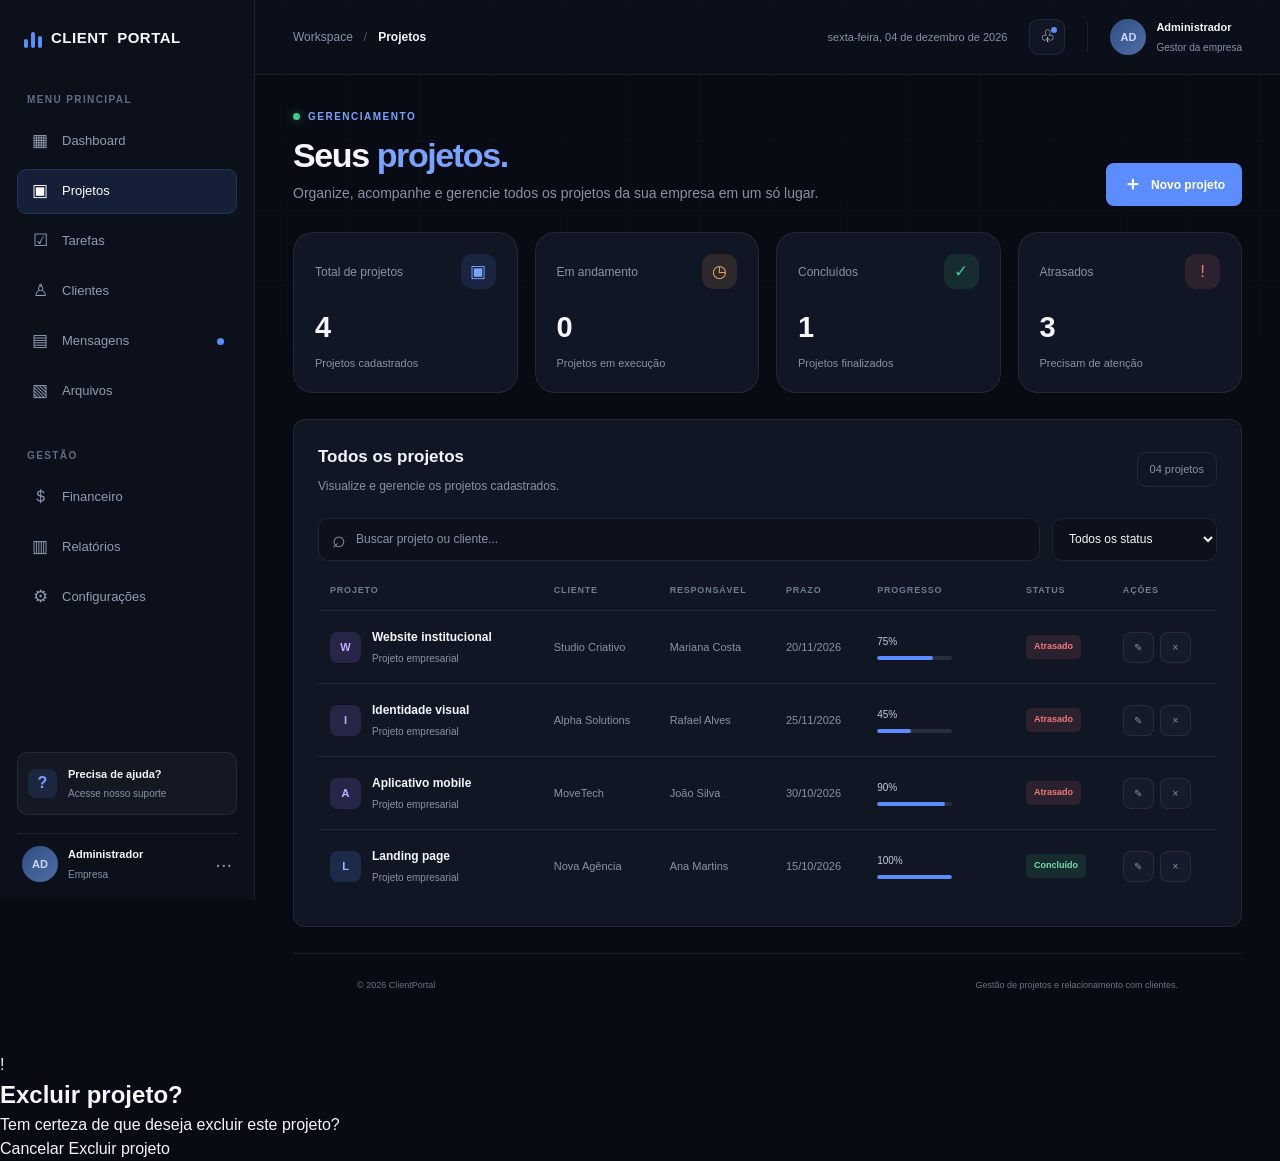
<file: projetos.html>
<!DOCTYPE html>
<html lang="pt-BR">

<head>
    <meta charset="UTF-8">
    <meta name="viewport" content="width=device-width, initial-scale=1.0">
    <meta name="description" content="Gerenciamento de projetos do ClientPortal.">
    <title>Projetos | ClientPortal</title>
    <link rel="stylesheet" href="css/style.css">
</head>

<body class="app-page" data-page="projetos">

    <div class="app-layout">

        <!-- MENU LATERAL -->
   <aside class="sidebar" id="sidebar">

    <!-- MARCA -->
    <a href="dashboard.html" class="brand sidebar-brand">
        <span class="brand-mark">
            <span></span><span></span><span></span>
        </span>
        CLIENT<span>PORTAL</span>
    </a>

    <!-- MENU PRINCIPAL -->
    <div class="sidebar-label">MENU PRINCIPAL</div>

    <nav class="sidebar-nav">

        <a href="dashboard.html" class="sidebar-link">
            <span class="nav-icon">▦</span>
            <span>Dashboard</span>
        </a>

       <a href="projetos.html" class="sidebar-link active">
            <span class="nav-icon">▣</span>
            <span>Projetos</span>
        </a>

        <a href="tarefas.html" class="sidebar-link">
            <span class="nav-icon">☑</span>
            <span>Tarefas</span>
        </a>

        <a href="clientes.html" class="sidebar-link">
            <span class="nav-icon">♙</span>
            <span>Clientes</span>
        </a>

        <a href="mensagens.html" class="sidebar-link">
            <span class="nav-icon">▤</span>
            <span>Mensagens</span>
            <span class="nav-notification"></span>
        </a>

        <a href="arquivos.html" class="sidebar-link">
            <span class="nav-icon">▧</span>
            <span>Arquivos</span>
        </a>

        

    </nav>

    <!-- GESTÃO -->
    <div class="sidebar-label sidebar-label-spaced">GESTÃO</div>

    <nav class="sidebar-nav">

        <a href="financeiro.html" class="sidebar-link">
            <span class="nav-icon">＄</span>
            <span>Financeiro</span>
        </a>

        <a href="relatorios.html" class="sidebar-link">
            <span class="nav-icon">▥</span>
            <span>Relatórios</span>
        </a>

        <a href="configuracoes.html" class="sidebar-link">
            <span class="nav-icon">⚙</span>
            <span>Configurações</span>
        </a>

    </nav>

    <!-- RODAPÉ -->
    <div class="sidebar-bottom">

        <div class="sidebar-help">
            <div class="help-icon">?</div>
            <div>
                <strong>Precisa de ajuda?</strong>
                <span>Acesse nosso suporte</span>
            </div>
        </div>

        <button type="button" class="sidebar-profile" id="profileButton">
            <span class="profile-avatar">AD</span>

            <span class="profile-info">
                <strong>Administrador</strong>
                <small>Empresa</small>
            </span>

            <span class="profile-more">···</span>
        </button>

        <div class="profile-menu" id="profileMenu">
            <a href="configuracoes.html">Minha conta</a>
            <a href="login.html">Sair da conta</a>
        </div>

    </div>

</aside>

        <!-- CONTEÚDO PRINCIPAL -->
        <main class="dashboard-main">

            <header class="dashboard-topbar">

                <div class="topbar-left">
                    <button class="mobile-menu-button" id="mobileMenuButton" type="button" aria-label="Abrir menu">
                        ☰
                    </button>

                    <div class="breadcrumb">
                        <span>Workspace</span>
                        <span class="breadcrumb-separator">/</span>
                        <strong>Projetos</strong>
                    </div>
                </div>

                <div class="topbar-actions">
                    <div class="topbar-date" id="projectsDate"></div>

                    <button class="icon-button notification-button" type="button" aria-label="Notificações">
                        ♧
                        <span></span>
                    </button>

                    <div class="topbar-divider"></div>

                    <div class="topbar-user">
                        <span class="profile-avatar">AD</span>
                        <div>
                            <strong>Administrador</strong>
                            <small>Gestor da empresa</small>
                        </div>
                    </div>
                </div>

            </header>

            <div class="dashboard-content projects-page">

                <!-- TÍTULO -->
                <section class="projects-welcome">
                    <div>
                        <div class="welcome-eyebrow">
                            <span class="welcome-pulse"></span>
                            GERENCIAMENTO
                        </div>

                        <h1>Seus <em>projetos.</em></h1>

                        <p>
                            Organize, acompanhe e gerencie todos os projetos
                            da sua empresa em um só lugar.
                        </p>
                    </div>

                    <button class="dashboard-primary-button" type="button" id="newProjectButton">
                        <span>＋</span> Novo projeto
                    </button>
                </section>

                <!-- INDICADORES -->
                <section class="projects-stats">

                    <article class="project-stat-card">
                        <div class="project-stat-heading">
                            <span>Total de projetos</span>
                            <span class="project-stat-icon blue">▣</span>
                        </div>
                        <strong id="totalProjects">04</strong>
                        <small>Projetos cadastrados</small>
                    </article>

                    <article class="project-stat-card">
                        <div class="project-stat-heading">
                            <span>Em andamento</span>
                            <span class="project-stat-icon orange">◷</span>
                        </div>
                        <strong id="activeProjects">02</strong>
                        <small>Projetos em execução</small>
                    </article>

                    <article class="project-stat-card">
                        <div class="project-stat-heading">
                            <span>Concluídos</span>
                            <span class="project-stat-icon green">✓</span>
                        </div>
                        <strong id="completedProjects">01</strong>
                        <small>Projetos finalizados</small>
                    </article>

                    <article class="project-stat-card">
                        <div class="project-stat-heading">
                            <span>Atrasados</span>
                            <span class="project-stat-icon red">!</span>
                        </div>
                        <strong id="delayedProjects">01</strong>
                        <small>Precisam de atenção</small>
                    </article>

                </section>

                <!-- LISTAGEM -->
                <section class="dashboard-panel projects-management">

                    <div class="projects-list-header">
                        <div>
                            <h2>Todos os projetos</h2>
                            <p>Visualize e gerencie os projetos cadastrados.</p>
                        </div>

                        <span class="projects-total-label" id="projectsResultCount">
                            04 projetos
                        </span>
                    </div>

                    <!-- BUSCA E FILTROS -->
                    <div class="projects-toolbar">

                        <div class="projects-search">
                            <span>⌕</span>
                            <input type="search" id="projectSearch" placeholder="Buscar projeto ou cliente...">
                        </div>

                        <select id="projectStatusFilter" aria-label="Filtrar por status">
                            <option value="">Todos os status</option>
                            <option value="Em andamento">Em andamento</option>
                            <option value="Em revisão">Em revisão</option>
                            <option value="Concluído">Concluído</option>
                            <option value="Pausado">Pausado</option>
                            <option value="Atrasado">Atrasado</option>
                        </select>

                    </div>

                    <!-- TABELA -->
                    <div class="projects-table-wrapper">
                        <table class="projects-table management-table">

                            <thead>
                                <tr>
                                    <th>PROJETO</th>
                                    <th>CLIENTE</th>
                                    <th>RESPONSÁVEL</th>
                                    <th>PRAZO</th>
                                    <th>PROGRESSO</th>
                                    <th>STATUS</th>
                                    <th>AÇÕES</th>
                                </tr>
                            </thead>

                            <tbody id="projectsTableBody"></tbody>

                        </table>
                    </div>

                    <div class="projects-empty" id="projectsEmpty" hidden>
                        <span>▣</span>
                        <h3>Nenhum projeto encontrado</h3>
                        <p>Experimente alterar os filtros ou cadastrar um novo projeto.</p>
                    </div>

                </section>

                <footer class="dashboard-footer">
                    <span>© <span data-ano>2026</span> ClientPortal</span>
                    <span>Gestão de projetos e relacionamento com clientes.</span>
                </footer>

            </div>

        </main>

    </div>

    <div class="sidebar-overlay" id="sidebarOverlay"></div>

    <!-- MODAL DE CADASTRO / EDIÇÃO -->
    <div class="project-modal-overlay" id="projectModal" aria-hidden="true">

        <section class="project-modal" role="dialog" aria-modal="true" aria-labelledby="projectModalTitle">

            <div class="project-modal-header">
                <div>
                    <span class="modal-eyebrow">GERENCIAMENTO</span>
                    <h2 id="projectModalTitle">Novo projeto</h2>
                    <p>Preencha as informações para cadastrar seu projeto.</p>
                </div>

                <button type="button" class="modal-close" id="closeProjectModal" aria-label="Fechar">
                    ×
                </button>
            </div>

            <form id="projectForm">

                <input type="hidden" id="projectId">

                <div class="project-form-grid">

                    <div class="project-form-group full">
                        <label for="projectName">Nome do projeto *</label>
                        <input type="text" id="projectName" placeholder="Ex.: Desenvolvimento de website" required
                            maxlength="100">
                    </div>

                    <div class="project-form-group">
                        <label for="projectClient">Cliente *</label>
                        <input type="text" id="projectClient" placeholder="Nome do cliente" required>
                    </div>

                    <div class="project-form-group">
                        <label for="projectResponsible">Responsável *</label>
                        <input type="text" id="projectResponsible" placeholder="Nome do responsável" required>
                    </div>

                    <div class="project-form-group">
                        <label for="projectStart">Data de início *</label>
                        <input type="date" id="projectStart" required>
                    </div>

                    <div class="project-form-group">
                        <label for="projectDeadline">Prazo de entrega *</label>
                        <input type="date" id="projectDeadline" required>
                    </div>

                    <div class="project-form-group">
                        <label for="projectStatus">Status</label>
                        <select id="projectStatus">
                            <option value="Em andamento">Em andamento</option>
                            <option value="Em revisão">Em revisão</option>
                            <option value="Concluído">Concluído</option>
                            <option value="Pausado">Pausado</option>
                        </select>
                    </div>

                    <div class="project-form-group">
                        <label for="projectProgress">Progresso (%)</label>
                        <input type="number" id="projectProgress" min="0" max="100" value="0">
                    </div>

                    <div class="project-form-group full">
                        <label for="projectDescription">Descrição</label>
                        <textarea id="projectDescription" rows="3"
                            placeholder="Descreva os objetivos do projeto..."></textarea>
                    </div>

                </div>

                <div class="project-modal-actions">
                    <button type="button" class="project-cancel-button" id="cancelProjectButton">
                        Cancelar
                    </button>

                    <button type="submit" class="dashboard-primary-button">
                        Salvar projeto
                    </button>
                </div>

            </form>

        </section>

    </div>


    <div class="project-delete-overlay" id="projectDeleteModal" aria-hidden="true">
        <div class="project-delete-modal" role="dialog" aria-modal="true">
            <div class="project-delete-icon">!</div>

            <h2>Excluir projeto?</h2>

            <p id="projectDeleteMessage">
                Tem certeza de que deseja excluir este projeto?
            </p>

            <div class="project-delete-actions">
                <button type="button" id="cancelProjectDelete">
                    Cancelar
                </button>

                <button type="button" id="confirmProjectDelete">
                    Excluir projeto
                </button>
            </div>
        </div>
    </div>


    <script src="script/script.js" defer></script>
</body>

</html>
</file>
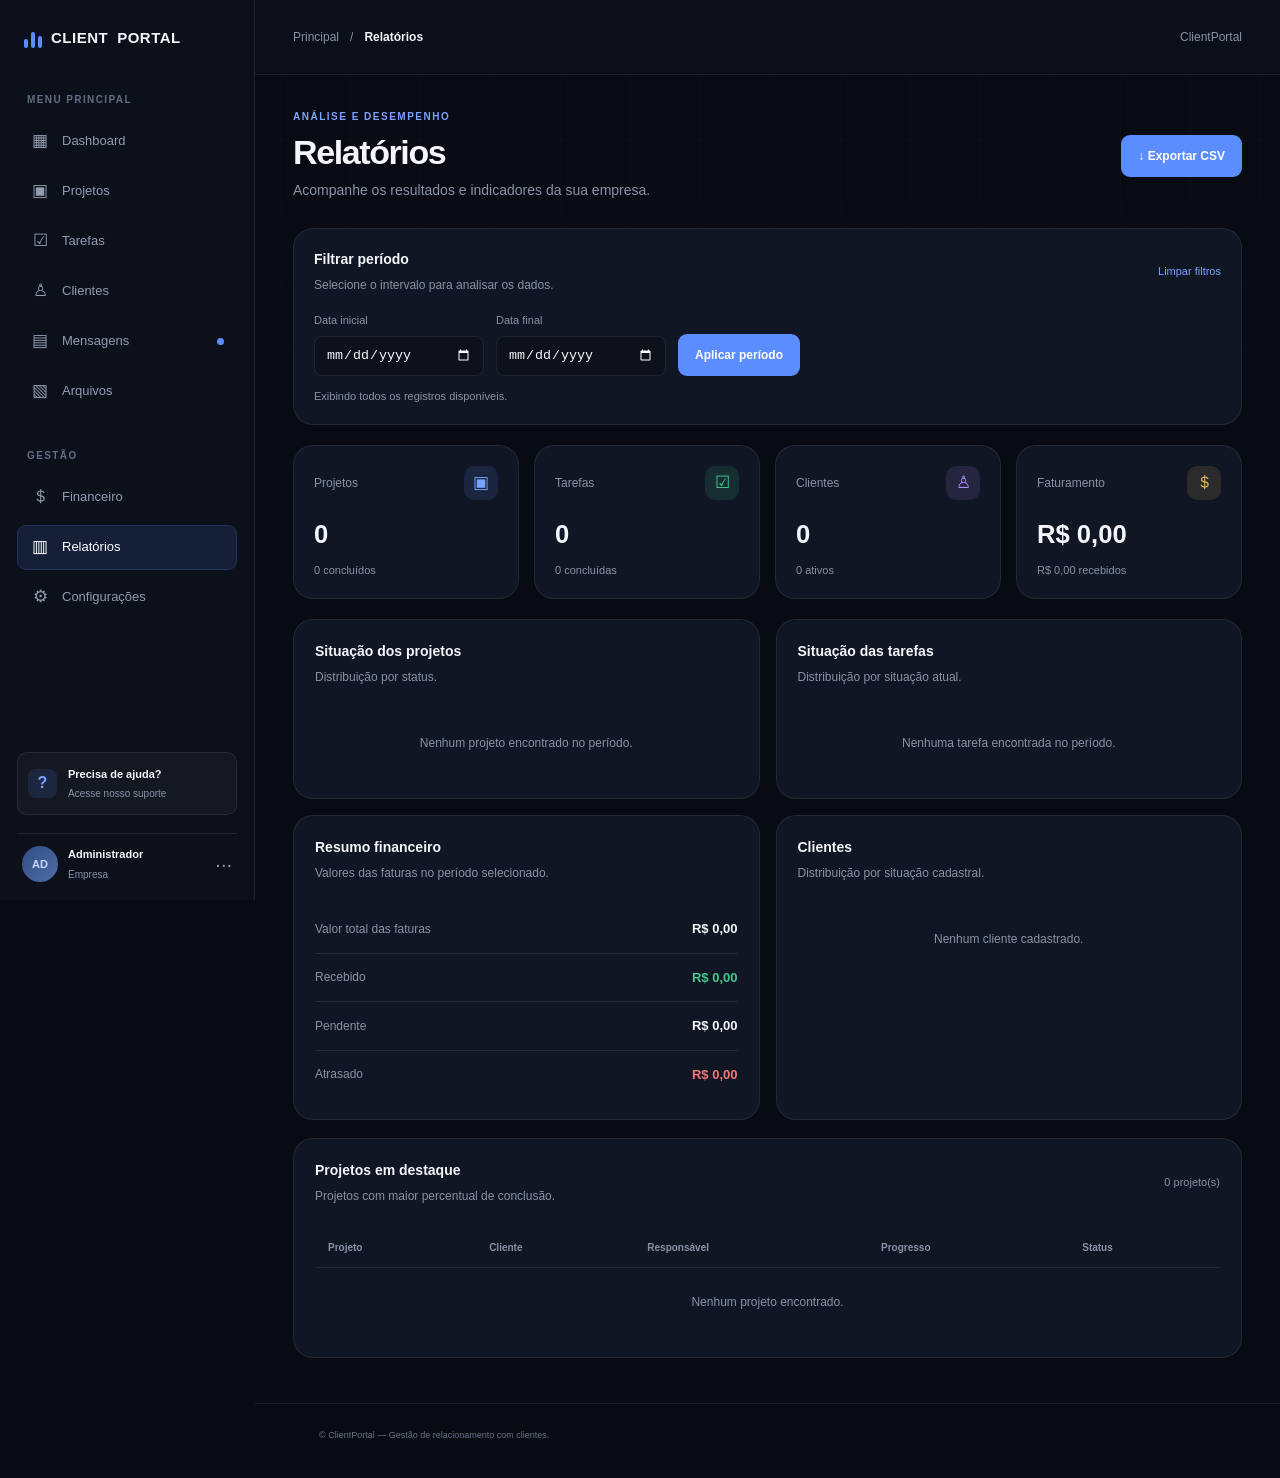
<file: relatorios.html>
<!DOCTYPE html>
<html lang="pt-BR">

<head>
    <meta charset="UTF-8">
    <meta name="viewport" content="width=device-width, initial-scale=1.0">
    <title>Relatórios | ClientPortal</title>
    <link rel="stylesheet" href="css/style.css">
    <script src="script/script.js" defer></script>
</head>

<body class="app-page" data-page="relatorios">

    <div class="app-layout">


        <aside class="sidebar" id="sidebar">

            <!-- MARCA -->
            <a href="dashboard.html" class="brand sidebar-brand">
                <span class="brand-mark">
                    <span></span><span></span><span></span>
                </span>
                CLIENT<span>PORTAL</span>
            </a>

            <!-- MENU PRINCIPAL -->
            <div class="sidebar-label">MENU PRINCIPAL</div>

            <nav class="sidebar-nav">

                <a href="dashboard.html" class="sidebar-link">
                    <span class="nav-icon">▦</span>
                    <span>Dashboard</span>
                </a>

                <a href="projetos.html" class="sidebar-link">
                    <span class="nav-icon">▣</span>
                    <span>Projetos</span>
                </a>

                <a href="tarefas.html" class="sidebar-link">
                    <span class="nav-icon">☑</span>
                    <span>Tarefas</span>
                </a>

                <a href="clientes.html" class="sidebar-link">
                    <span class="nav-icon">♙</span>
                    <span>Clientes</span>
                </a>

                <a href="mensagens.html" class="sidebar-link">
                    <span class="nav-icon">▤</span>
                    <span>Mensagens</span>
                    <span class="nav-notification"></span>
                </a>

                <a href="arquivos.html" class="sidebar-link">
                    <span class="nav-icon">▧</span>
                    <span>Arquivos</span>
                </a>

            </nav>

            <!-- GESTÃO -->
            <div class="sidebar-label sidebar-label-spaced">
                GESTÃO
            </div>

            <nav class="sidebar-nav">

                <a href="financeiro.html" class="sidebar-link">
                    <span class="nav-icon">＄</span>
                    <span>Financeiro</span>
                </a>

                <a href="relatorios.html" class="sidebar-link active">
                    <span class="nav-icon">▥</span>
                    <span>Relatórios</span>
                </a>

                <a href="configuracoes.html" class="sidebar-link">
                    <span class="nav-icon">⚙</span>
                    <span>Configurações</span>
                </a>

            </nav>

            <!-- RODAPÉ DA SIDEBAR -->
            <div class="sidebar-bottom">

                <div class="sidebar-help">
                    <div class="help-icon">?</div>
                    <div>
                        <strong>Precisa de ajuda?</strong>
                        <span>Acesse nosso suporte</span>
                    </div>
                </div>

                <button type="button" class="sidebar-profile" id="profileButton">

                    <span class="profile-avatar">AD</span>

                    <span class="profile-info">
                        <strong>Administrador</strong>
                        <small>Empresa</small>
                    </span>

                    <span class="profile-more">···</span>

                </button>

                <div class="profile-menu" id="profileMenu">
                    <a href="configuracoes.html">Minha conta</a>
                    <a href="login.html">Sair da conta</a>
                </div>

            </div>

        </aside>



        <div class="sidebar-overlay" id="sidebarOverlay"></div>

        <main class="dashboard-main">

            <header class="dashboard-topbar">
                <div class="topbar-left">
                    <button class="report-mobile-menu" id="mobileMenuButton" type="button"
                        aria-label="Abrir menu">☰</button>
                    <div class="breadcrumb">
                        <span>Principal</span>
                        <span>/</span>
                        <strong>Relatórios</strong>
                    </div>
                </div>

                <div class="topbar-actions">
                    <span class="report-topbar-label">ClientPortal</span>
                </div>
            </header>

            <section class="dashboard-content report-content">

                <div class="report-heading">
                    <div>
                        <span class="report-eyebrow">ANÁLISE E DESEMPENHO</span>
                        <h1>Relatórios</h1>
                        <p>Acompanhe os resultados e indicadores da sua empresa.</p>
                    </div>

                    <button type="button" class="report-export-button" id="exportReports">
                        ↓ Exportar CSV
                    </button>
                </div>

                <section class="report-filters">
                    <div class="report-filter-heading">
                        <div>
                            <h2>Filtrar período</h2>
                            <p>Selecione o intervalo para analisar os dados.</p>
                        </div>
                        <button type="button" id="clearReportFilters" class="report-clear-button">Limpar
                            filtros</button>
                    </div>

                    <div class="report-filter-fields">
                        <label>
                            <span>Data inicial</span>
                            <input type="date" id="reportStartDate">
                        </label>

                        <label>
                            <span>Data final</span>
                            <input type="date" id="reportEndDate">
                        </label>

                        <button type="button" id="applyReportFilters">
                            Aplicar período
                        </button>
                    </div>

                    <p class="report-filter-message" id="reportFilterMessage" aria-live="polite"></p>
                </section>

                <section class="report-stats">
                    <article class="report-stat-card">
                        <div class="report-stat-top">
                            <span>Projetos</span>
                            <span class="report-stat-icon blue">▣</span>
                        </div>
                        <strong id="reportProjectsTotal">0</strong>
                        <small id="reportProjectsDetail">0 concluídos</small>
                    </article>

                    <article class="report-stat-card">
                        <div class="report-stat-top">
                            <span>Tarefas</span>
                            <span class="report-stat-icon green">☑</span>
                        </div>
                        <strong id="reportTasksTotal">0</strong>
                        <small id="reportTasksDetail">0 concluídas</small>
                    </article>

                    <article class="report-stat-card">
                        <div class="report-stat-top">
                            <span>Clientes</span>
                            <span class="report-stat-icon purple">♙</span>
                        </div>
                        <strong id="reportClientsTotal">0</strong>
                        <small id="reportClientsDetail">0 ativos</small>
                    </article>

                    <article class="report-stat-card">
                        <div class="report-stat-top">
                            <span>Faturamento</span>
                            <span class="report-stat-icon orange">＄</span>
                        </div>
                        <strong id="reportRevenueTotal">R$ 0,00</strong>
                        <small id="reportRevenueDetail">R$ 0,00 recebidos</small>
                    </article>
                </section>

                <section class="report-panels">

                    <article class="report-panel">
                        <div class="report-panel-heading">
                            <div>
                                <h2>Situação dos projetos</h2>
                                <p>Distribuição por status.</p>
                            </div>
                        </div>

                        <div id="projectReportChart" class="report-bars"></div>
                        <div id="projectReportEmpty" class="report-chart-empty" hidden>Nenhum projeto encontrado no
                            período.</div>
                    </article>

                    <article class="report-panel">
                        <div class="report-panel-heading">
                            <div>
                                <h2>Situação das tarefas</h2>
                                <p>Distribuição por situação atual.</p>
                            </div>
                        </div>

                        <div id="taskReportChart" class="report-bars"></div>
                        <div id="taskReportEmpty" class="report-chart-empty" hidden>Nenhuma tarefa encontrada no
                            período.</div>
                    </article>

                    <article class="report-panel report-finance-panel">
                        <div class="report-panel-heading">
                            <div>
                                <h2>Resumo financeiro</h2>
                                <p>Valores das faturas no período selecionado.</p>
                            </div>
                        </div>

                        <div class="report-finance-list">
                            <div>
                                <span>Valor total das faturas</span>
                                <strong id="reportInvoiceTotal">R$ 0,00</strong>
                            </div>
                            <div>
                                <span>Recebido</span>
                                <strong class="positive" id="reportPaidTotal">R$ 0,00</strong>
                            </div>
                            <div>
                                <span>Pendente</span>
                                <strong id="reportPendingTotal">R$ 0,00</strong>
                            </div>
                            <div>
                                <span>Atrasado</span>
                                <strong class="negative" id="reportOverdueTotal">R$ 0,00</strong>
                            </div>
                        </div>
                    </article>

                    <article class="report-panel">
                        <div class="report-panel-heading">
                            <div>
                                <h2>Clientes</h2>
                                <p>Distribuição por situação cadastral.</p>
                            </div>
                        </div>

                        <div id="clientReportChart" class="report-bars"></div>
                        <div id="clientReportEmpty" class="report-chart-empty" hidden>Nenhum cliente cadastrado.</div>
                    </article>

                </section>

                <section class="report-panel report-table-panel">
                    <div class="report-panel-heading">
                        <div>
                            <h2>Projetos em destaque</h2>
                            <p>Projetos com maior percentual de conclusão.</p>
                        </div>
                        <span class="report-count" id="reportProjectCount">0 projetos</span>
                    </div>

                    <div class="report-table-wrapper">
                        <table class="report-table">
                            <thead>
                                <tr>
                                    <th>Projeto</th>
                                    <th>Cliente</th>
                                    <th>Responsável</th>
                                    <th>Progresso</th>
                                    <th>Status</th>
                                </tr>
                            </thead>
                            <tbody id="reportProjectTable"></tbody>
                        </table>
                    </div>

                    <div class="report-table-empty" id="reportProjectTableEmpty" hidden>Nenhum projeto encontrado.</div>
                </section>

            </section>

            <footer class="dashboard-footer">
                <span>© ClientPortal — Gestão de relacionamento com clientes.</span>
            </footer>

        </main>
    </div>

</body>

</html>
</file>
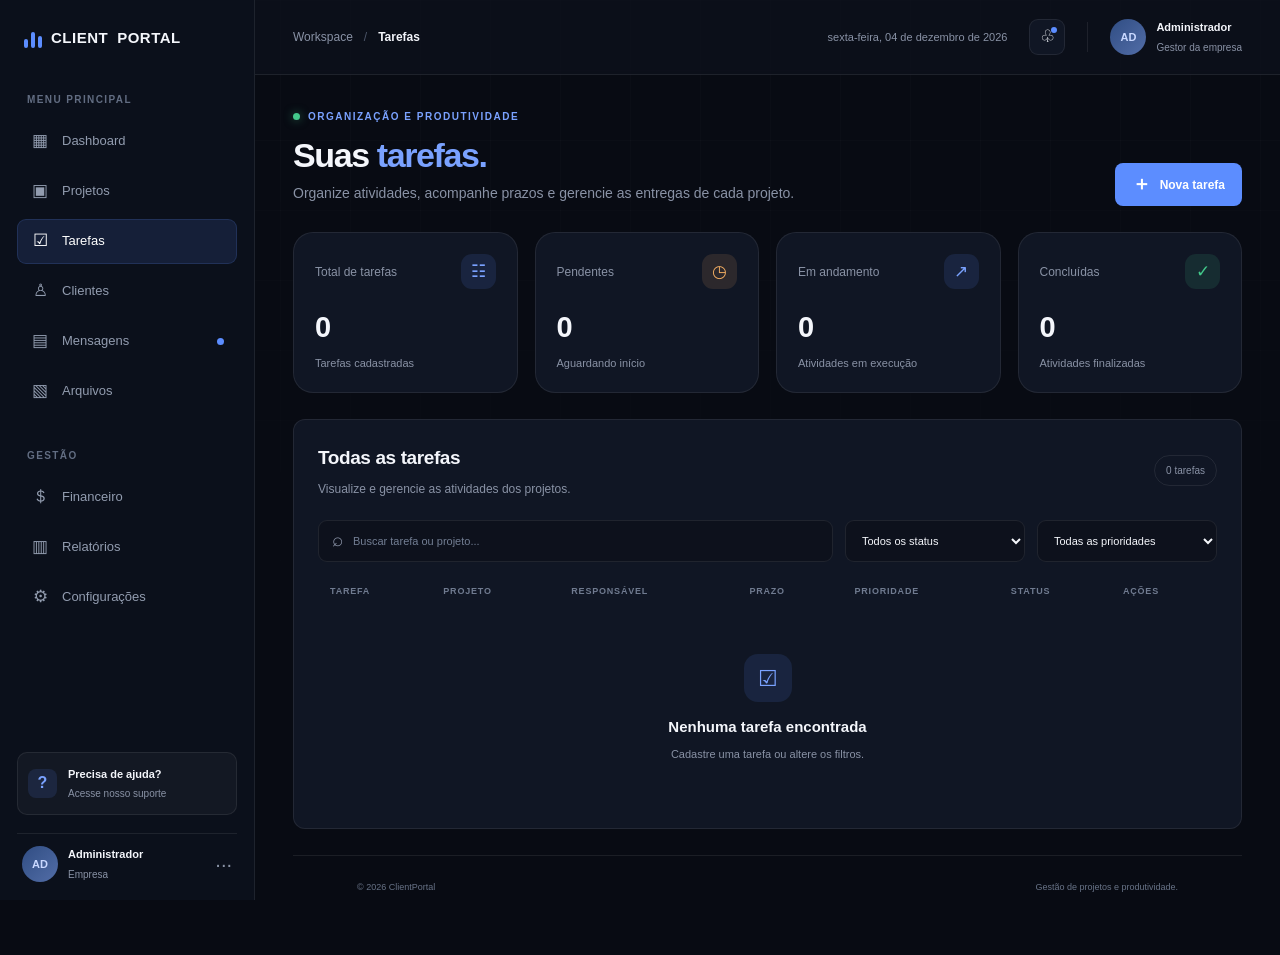
<file: tarefas.html>
<!DOCTYPE html>
<html lang="pt-BR">
<head>
    <meta charset="UTF-8">
    <meta name="viewport" content="width=device-width, initial-scale=1.0">
    <meta name="description" content="Gerenciamento de tarefas do ClientPortal.">
    <title>Tarefas | ClientPortal</title>
    <link rel="stylesheet" href="css/style.css">
</head>

<body class="app-page" data-page="tarefas">

<div class="app-layout">

    <!-- SIDEBAR -->
    <aside class="sidebar" id="sidebar">

        <a href="dashboard.html" class="brand sidebar-brand">
            <span class="brand-mark">
                <span></span><span></span><span></span>
            </span>
            CLIENT<span>PORTAL</span>
        </a>

        <div class="sidebar-label">MENU PRINCIPAL</div>

        <nav class="sidebar-nav">

            <a href="dashboard.html" class="sidebar-link">
                <span class="nav-icon">▦</span>
                <span>Dashboard</span>
            </a>

            <a href="projetos.html" class="sidebar-link">
                <span class="nav-icon">▣</span>
                <span>Projetos</span>
            </a>

            <a href="tarefas.html" class="sidebar-link active">
                <span class="nav-icon">☑</span>
                <span>Tarefas</span>
            </a>

            <a href="clientes.html" class="sidebar-link">
                <span class="nav-icon">♙</span>
                <span>Clientes</span>
            </a>

            <a href="mensagens.html" class="sidebar-link">
                <span class="nav-icon">▤</span>
                <span>Mensagens</span>
                <span class="nav-notification"></span>
            </a>

            <a href="arquivos.html" class="sidebar-link">
                <span class="nav-icon">▧</span>
                <span>Arquivos</span>
            </a>

        </nav>

        <div class="sidebar-label sidebar-label-spaced">GESTÃO</div>

        <nav class="sidebar-nav">

            <a href="financeiro.html" class="sidebar-link">
                <span class="nav-icon">＄</span>
                <span>Financeiro</span>
            </a>

            <a href="relatorios.html" class="sidebar-link">
                <span class="nav-icon">▥</span>
                <span>Relatórios</span>
            </a>

            <a href="configuracoes.html" class="sidebar-link">
                <span class="nav-icon">⚙</span>
                <span>Configurações</span>
            </a>

        </nav>

        <div class="sidebar-bottom">

            <div class="sidebar-help">
                <div class="help-icon">?</div>
                <div>
                    <strong>Precisa de ajuda?</strong>
                    <span>Acesse nosso suporte</span>
                </div>
            </div>

            <button type="button" class="sidebar-profile" id="profileButton">
                <span class="profile-avatar">AD</span>

                <span class="profile-info">
                    <strong>Administrador</strong>
                    <small>Empresa</small>
                </span>

                <span class="profile-more">···</span>
            </button>

            <div class="profile-menu" id="profileMenu">
                <a href="configuracoes.html">Minha conta</a>
                <a href="login.html">Sair da conta</a>
            </div>

        </div>

    </aside>

    <!-- CONTEÚDO -->
    <main class="dashboard-main">

        <header class="dashboard-topbar">

            <div class="topbar-left">

                <button class="mobile-menu-button"
                        id="mobileMenuButton"
                        type="button"
                        aria-label="Abrir menu">
                    ☰
                </button>

                <div class="breadcrumb">
                    <span>Workspace</span>
                    <span class="breadcrumb-separator">/</span>
                    <strong>Tarefas</strong>
                </div>

            </div>

            <div class="topbar-actions">

                <div class="topbar-date" id="tasksDate"></div>

                <button class="icon-button notification-button"
                        type="button"
                        aria-label="Notificações">
                    ♧
                    <span></span>
                </button>

                <div class="topbar-divider"></div>

                <div class="topbar-user">
                    <span class="profile-avatar">AD</span>

                    <div>
                        <strong>Administrador</strong>
                        <small>Gestor da empresa</small>
                    </div>
                </div>

            </div>

        </header>

        <div class="dashboard-content tasks-page">

            <!-- APRESENTAÇÃO -->
            <section class="tasks-welcome">

                <div>
                    <div class="welcome-eyebrow">
                        <span class="welcome-pulse"></span>
                        ORGANIZAÇÃO E PRODUTIVIDADE
                    </div>

                    <h1>Suas <em>tarefas.</em></h1>

                    <p>
                        Organize atividades, acompanhe prazos e gerencie
                        as entregas de cada projeto.
                    </p>
                </div>

                <button class="dashboard-primary-button"
                        type="button"
                        id="newTaskButton">
                    <span>＋</span> Nova tarefa
                </button>

            </section>

            <!-- INDICADORES -->
            <section class="tasks-stats">

                <article class="task-stat-card">
                    <div class="task-stat-heading">
                        <span>Total de tarefas</span>
                        <span class="task-stat-icon blue">☷</span>
                    </div>
                    <strong id="totalTasks">0</strong>
                    <small>Tarefas cadastradas</small>
                </article>

                <article class="task-stat-card">
                    <div class="task-stat-heading">
                        <span>Pendentes</span>
                        <span class="task-stat-icon orange">◷</span>
                    </div>
                    <strong id="pendingTasks">0</strong>
                    <small>Aguardando início</small>
                </article>

                <article class="task-stat-card">
                    <div class="task-stat-heading">
                        <span>Em andamento</span>
                        <span class="task-stat-icon blue">↗</span>
                    </div>
                    <strong id="progressTasks">0</strong>
                    <small>Atividades em execução</small>
                </article>

                <article class="task-stat-card">
                    <div class="task-stat-heading">
                        <span>Concluídas</span>
                        <span class="task-stat-icon green">✓</span>
                    </div>
                    <strong id="completedTasks">0</strong>
                    <small>Atividades finalizadas</small>
                </article>

            </section>

            <!-- LISTAGEM -->
            <section class="dashboard-panel tasks-management">

                <div class="tasks-list-header">
                    <div>
                        <h2>Todas as tarefas</h2>
                        <p>Visualize e gerencie as atividades dos projetos.</p>
                    </div>

                    <span class="tasks-total-label" id="tasksResultCount">
                        0 tarefas
                    </span>
                </div>

                <!-- FILTROS -->
                <div class="tasks-toolbar">

                    <div class="tasks-search">
                        <span>⌕</span>

                        <input type="search"
                               id="taskSearch"
                               placeholder="Buscar tarefa ou projeto...">
                    </div>

                    <select id="taskStatusFilter"
                            aria-label="Filtrar por status">
                        <option value="">Todos os status</option>
                        <option value="Pendente">Pendente</option>
                        <option value="Em andamento">Em andamento</option>
                        <option value="Concluída">Concluída</option>
                    </select>

                    <select id="taskPriorityFilter"
                            aria-label="Filtrar por prioridade">
                        <option value="">Todas as prioridades</option>
                        <option value="Alta">Alta</option>
                        <option value="Média">Média</option>
                        <option value="Baixa">Baixa</option>
                    </select>

                </div>

                <!-- TABELA -->
                <div class="projects-table-wrapper">

                    <table class="projects-table tasks-table">

                        <thead>
                            <tr>
                                <th>TAREFA</th>
                                <th>PROJETO</th>
                                <th>RESPONSÁVEL</th>
                                <th>PRAZO</th>
                                <th>PRIORIDADE</th>
                                <th>STATUS</th>
                                <th>AÇÕES</th>
                            </tr>
                        </thead>

                        <tbody id="tasksTableBody"></tbody>

                    </table>

                </div>

                <div class="tasks-empty" id="tasksEmpty" hidden>
                    <span>☑</span>
                    <h3>Nenhuma tarefa encontrada</h3>
                    <p>Cadastre uma tarefa ou altere os filtros.</p>
                </div>

            </section>

            <footer class="dashboard-footer">
                <span>© <span data-task-year>2026</span> ClientPortal</span>
                <span>Gestão de projetos e produtividade.</span>
            </footer>

        </div>

    </main>

</div>

<div class="sidebar-overlay" id="sidebarOverlay"></div>

<!-- MODAL DE TAREFA -->
<div class="task-modal-overlay" id="taskModal" aria-hidden="true">

    <section class="task-modal"
             role="dialog"
             aria-modal="true"
             aria-labelledby="taskModalTitle">

        <div class="task-modal-header">

            <div>
                <span class="modal-eyebrow">GERENCIAMENTO</span>
                <h2 id="taskModalTitle">Nova tarefa</h2>
                <p>Cadastre uma atividade e associe-a a um projeto.</p>
            </div>

            <button type="button"
                    class="modal-close"
                    id="closeTaskModal"
                    aria-label="Fechar">
                ×
            </button>

        </div>

        <form id="taskForm">

            <input type="hidden" id="taskId">

            <div class="task-form-grid">

                <div class="task-form-group full">
                    <label for="taskTitle">Nome da tarefa *</label>
                    <input type="text"
                           id="taskTitle"
                           placeholder="Ex.: Desenvolver página inicial"
                           maxlength="120"
                           required>
                </div>

                <div class="task-form-group full">
                    <label for="taskDescription">Descrição</label>
                    <textarea id="taskDescription"
                              rows="3"
                              placeholder="Descreva os detalhes da atividade..."></textarea>
                </div>

                <div class="task-form-group full">
                    <label for="taskProject">Projeto relacionado *</label>
                    <select id="taskProject" required>
                        <option value="">Selecione um projeto</option>
                    </select>
                </div>

                <div class="task-form-group">
                    <label for="taskResponsible">Responsável *</label>
                    <input type="text"
                           id="taskResponsible"
                           placeholder="Nome do responsável"
                           maxlength="100"
                           required>
                </div>

                <div class="task-form-group">
                    <label for="taskDeadline">Prazo de entrega *</label>
                    <input type="date"
                           id="taskDeadline"
                           required>
                </div>

                <div class="task-form-group">
                    <label for="taskPriority">Prioridade</label>
                    <select id="taskPriority">
                        <option value="Baixa">Baixa</option>
                        <option value="Média" selected>Média</option>
                        <option value="Alta">Alta</option>
                    </select>
                </div>

                <div class="task-form-group">
                    <label for="taskStatus">Status</label>
                    <select id="taskStatus">
                        <option value="Pendente">Pendente</option>
                        <option value="Em andamento">Em andamento</option>
                        <option value="Concluída">Concluída</option>
                    </select>
                </div>

            </div>

            <div class="task-modal-actions">

                <button type="button"
                        class="task-cancel-button"
                        id="cancelTaskButton">
                    Cancelar
                </button>

                <button type="submit"
                        class="dashboard-primary-button">
                    Salvar tarefa
                </button>

            </div>

        </form>

    </section>

</div>

<script src="script/script.js" defer></script>

</body>
</html>
</file>
<file: css/style.css>
:root {
  --bg: #080b13;
  --bg-2: #0d111c;
  --panel: #101624;
  --panel-2: #141b2a;
  --text: #f4f6fb;
  --muted: #8992a5;
  --line: rgba(255, 255, 255, .08);
  --blue: #5c8dff;
  --blue-2: #7aa2ff;
  --green: #43c98b;
  --radius: 20px;
}

* {
  box-sizing: border-box;
  margin: 0;
  padding: 0
}

html {
  scroll-behavior: smooth
}

body {
  font-family: Inter, ui-sans-serif, system-ui, -apple-system, BlinkMacSystemFont, "Segoe UI", sans-serif;
  background: var(--bg);
  color: var(--text);
  line-height: 1.5;
  overflow-x: hidden
}

body:before {
  content: "";
  position: fixed;
  inset: 0;
  pointer-events: none;
  background-image: linear-gradient(rgba(255, 255, 255, .018) 1px, transparent 1px), linear-gradient(90deg, rgba(255, 255, 255, .018) 1px, transparent 1px);
  background-size: 70px 70px;
  mask-image: linear-gradient(to bottom, black, transparent 75%);
  z-index: -2
}

a {
  text-decoration: none;
  color: inherit
}

button {
  font: inherit;
  color: inherit;
  border: 0;
  background: none;
  cursor: pointer
}

.section {
  width: min(1240px, calc(100% - 48px));
  margin: auto
}

.navbar {
  position: fixed;
  top: 0;
  left: 0;
  right: 0;
  height: 82px;
  display: flex;
  align-items: center;
  justify-content: space-between;
  padding: 0 5vw;
  z-index: 100;
  background: rgba(8, 11, 19, .65);
  border-bottom: 1px solid transparent;
  backdrop-filter: blur(18px);
  transition: .3s
}

.navbar.scrolled {
  border-color: var(--line);
  background: rgba(8, 11, 19, .9)
}

.brand,
.footer-brand {
  display: flex;
  align-items: center;
  gap: 10px;
  font-size: 14px;
  font-weight: 800;
  letter-spacing: .12em
}

.brand>span:last-child span {
  color: var(--blue)
}

.brand-mark {
  display: flex;
  gap: 3px;
  align-items: flex-end;
  height: 20px
}

.brand-mark span {
  display: block;
  width: 4px;
  border-radius: 5px;
  background: var(--blue)
}

.brand-mark span:nth-child(1) {
  height: 9px
}

.brand-mark span:nth-child(2) {
  height: 16px
}

.brand-mark span:nth-child(3) {
  height: 12px
}

.desktop-nav {
  display: flex;
  gap: 34px;
  margin-left: 100px
}

.desktop-nav a {
  font-size: 13px;
  color: #9aa3b6;
  transition: .2s
}

.desktop-nav a:hover {
  color: #fff
}

.nav-actions {
  display: flex;
  gap: 10px
}

.btn {
  display: inline-flex;
  align-items: center;
  justify-content: center;
  gap: 9px;
  border-radius: 11px;
  padding: 11px 17px;
  font-size: 13px;
  font-weight: 700;
  transition: transform .25s, background .25s, box-shadow .25s
}

.btn:hover {
  transform: translateY(-2px)
}

.btn-primary {
  background: var(--blue);
  box-shadow: 0 10px 30px rgba(92, 141, 255, .2)
}

.btn-primary:hover {
  background: var(--blue-2);
  box-shadow: 0 14px 35px rgba(92, 141, 255, .3)
}

.btn-ghost {
  color: #aab2c2
}

.btn-outline {
  border: 1px solid var(--line);
  background: rgba(255, 255, 255, .025)
}

.btn-outline:hover {
  background: rgba(255, 255, 255, .06);
  border-color: rgba(255, 255, 255, .15)
}

.btn-large {
  padding: 15px 21px;
  font-size: 14px
}

.play {
  font-size: 9px;
  width: 20px;
  height: 20px;
  border: 1px solid #6e7890;
  border-radius: 50%;
  display: grid;
  place-items: center
}

.menu-toggle {
  display: none
}

.mobile-menu {
  display: none
}

.hero {
  min-height: 940px;
  padding-top: 160px;
  display: grid;
  grid-template-columns: 1fr 1.04fr;
  gap: 55px;
  align-items: center;
  position: relative
}

.hero-copy {
  position: relative;
  z-index: 2
}

.eyebrow {
  display: inline-flex;
  align-items: center;
  gap: 9px;
  color: #8dafff;
  font-size: 11px;
  text-transform: uppercase;
  letter-spacing: .13em;
  font-weight: 800;
  margin-bottom: 20px
}

.pulse {
  width: 7px;
  height: 7px;
  border-radius: 50%;
  background: var(--green);
  box-shadow: 0 0 0 5px rgba(67, 201, 139, .1);
  animation: pulse 1.8s infinite
}

@keyframes pulse {
  50% {
    box-shadow: 0 0 0 9px rgba(67, 201, 139, 0)
  }
}

h1 {
  font-size: clamp(48px, 5vw, 76px);
  line-height: .99;
  letter-spacing: -.055em
}

h1 em,
h2 em {
  font-style: normal;
  color: var(--blue-2)
}

.hero-text {
  font-size: 17px;
  color: var(--muted);
  max-width: 510px;
  margin: 27px 0 30px
}

.hero-actions {
  display: flex;
  gap: 11px;
  flex-wrap: wrap
}

.trust-row {
  display: flex;
  flex-wrap: wrap;
  gap: 15px;
  margin-top: 25px;
  color: #778196;
  font-size: 11px
}

.orb {
  position: absolute;
  border-radius: 50%;
  filter: blur(90px);
  pointer-events: none
}

.orb-one {
  width: 500px;
  height: 500px;
  background: rgba(55, 103, 255, .13);
  left: 25%;
  top: 100px
}

.orb-two {
  width: 300px;
  height: 300px;
  background: rgba(116, 61, 255, .09);
  right: -80px;
  bottom: 0
}

.hero-demo {
  position: relative;
  z-index: 2
}

.demo-window {
  background: rgba(15, 21, 33, .86);
  border: 1px solid rgba(255, 255, 255, .1);
  border-radius: 24px;
  box-shadow: 0 40px 100px rgba(0, 0, 0, .45), 0 0 0 1px rgba(92, 141, 255, .04);
  overflow: hidden;
  transform: perspective(1400px) rotateY(-3deg);
  transition: .5s
}

.demo-window:hover {
  transform: perspective(1400px) rotateY(0) translateY(-5px)
}

.window-top {
  height: 45px;
  border-bottom: 1px solid var(--line);
  display: flex;
  align-items: center;
  padding: 0 17px;
  gap: 13px
}

.window-dots {
  display: flex;
  gap: 5px
}

.window-dots i {
  width: 7px;
  height: 7px;
  border-radius: 50%;
  background: #3c4557
}

.window-title {
  font-size: 10px;
  color: #5e687c;
  margin: auto
}

.live-dot {
  font-size: 9px;
  color: var(--green)
}

.dashboard-mini {
  display: flex;
  min-height: 510px
}

.mini-sidebar {
  width: 55px;
  border-right: 1px solid var(--line);
  padding: 20px 12px;
  display: flex;
  flex-direction: column;
  align-items: center;
  gap: 19px
}

.mini-logo {
  width: 28px;
  height: 28px;
  border-radius: 8px;
  background: var(--blue);
  display: grid;
  place-items: center;
  font-size: 9px;
  font-weight: 800;
  margin-bottom: 15px
}

.mini-nav {
  width: 30px;
  height: 30px;
  border-radius: 8px;
  display: grid;
  place-items: center;
  color: #566176;
  font-size: 12px
}

.mini-nav.active {
  background: rgba(92, 141, 255, .13);
  color: #8eb0ff
}

.mini-content {
  padding: 27px 25px;
  width: calc(100% - 55px)
}

.mini-header {
  display: flex;
  justify-content: space-between;
  align-items: center;
  margin-bottom: 23px
}

.mini-header small,
.metric-card small,
.mini-panel small,
.payment-preview small,
.message-preview small {
  font-size: 8px;
  color: #677187;
  letter-spacing: .1em;
  font-weight: 800
}

.mini-header h3 {
  font-size: 18px;
  margin-top: 4px
}

.avatar {
  width: 34px;
  height: 34px;
  border-radius: 50%;
  background: #26344e;
  font-size: 9px
}

.metric-grid {
  display: grid;
  grid-template-columns: repeat(3, 1fr);
  gap: 9px
}

.metric-card {
  padding: 13px;
  background: rgba(255, 255, 255, .025);
  border: 1px solid var(--line);
  border-radius: 11px;
  transition: .25s
}

.metric-card:hover {
  border-color: rgba(92, 141, 255, .35);
  transform: translateY(-2px)
}

.metric-card strong {
  display: block;
  font-size: 24px;
  margin: 4px 0
}

.metric-card span {
  font-size: 8px;
  color: #677187
}

.metric-card .metric-green {
  color: var(--green)
}

.mini-panel {
  margin-top: 13px;
  border: 1px solid var(--line);
  background: rgba(255, 255, 255, .025);
  padding: 16px;
  border-radius: 12px
}

.panel-heading {
  display: flex;
  justify-content: space-between;
  align-items: start
}

.panel-heading h4 {
  font-size: 14px;
  margin-top: 4px
}

.status {
  font-size: 8px;
  color: #87a8ff;
  background: rgba(92, 141, 255, .1);
  padding: 5px 7px;
  border-radius: 5px
}

.progress-label {
  display: flex;
  justify-content: space-between;
  margin: 18px 0 6px;
  font-size: 9px;
  color: #707a8d
}

.progress-label b {
  color: #fff
}

.progress {
  height: 6px;
  background: #20283a;
  border-radius: 10px;
  overflow: hidden
}

.progress span {
  display: block;
  height: 100%;
  width: 78%;
  background: linear-gradient(90deg, var(--blue), #8b72ff);
  border-radius: inherit;
  transition: width 1s
}

.project-meta {
  display: flex;
  justify-content: space-between;
  margin-top: 13px;
  color: #657086;
  font-size: 8px
}

.project-meta button {
  color: #8babff;
  font-size: 8px
}

.mini-bottom {
  display: grid;
  grid-template-columns: 1.3fr 1fr;
  gap: 9px;
  margin-top: 9px
}

.message-preview,
.payment-preview {
  border: 1px solid var(--line);
  background: rgba(255, 255, 255, .02);
  border-radius: 10px;
  padding: 11px;
  display: flex;
  align-items: center;
  gap: 9px
}

.message-preview p {
  font-size: 9px;
  color: #b1b8c6;
  margin-top: 2px
}

.message-avatar {
  width: 25px;
  height: 25px;
  border-radius: 50%;
  background: #253f70;
  display: grid;
  place-items: center;
  font-size: 7px
}

.unread {
  margin-left: auto;
  width: 5px;
  height: 5px;
  background: var(--blue);
  border-radius: 50%
}

.payment-preview {
  display: block
}

.payment-preview strong {
  display: block;
  font-size: 15px;
  margin: 3px 0
}

.payment-preview span {
  font-size: 8px;
  color: #657086
}

.floating-card {
  position: absolute;
  background: rgba(17, 23, 36, .94);
  border: 1px solid rgba(255, 255, 255, .1);
  box-shadow: 0 18px 40px rgba(0, 0, 0, .35);
  border-radius: 12px;
  padding: 10px 12px;
  display: flex;
  align-items: center;
  gap: 9px;
  backdrop-filter: blur(12px);
  animation: float 4s ease-in-out infinite
}

.floating-card b,
.floating-card small {
  display: block
}

.floating-card b {
  font-size: 9px
}

.floating-card small {
  font-size: 8px;
  color: #68748a;
  margin-top: 2px
}

.floating-message {
  left: -30px;
  bottom: 50px
}

.floating-payment {
  right: -30px;
  top: 105px;
  animation-delay: -1.5s
}

.float-icon,
.payment-icon {
  width: 25px;
  height: 25px;
  border-radius: 7px;
  display: grid;
  place-items: center;
  background: rgba(92, 141, 255, .12);
  color: #89abff;
  font-size: 10px
}

.check {
  color: var(--green);
  font-size: 12px
}

.payment-icon {
  background: rgba(67, 201, 139, .1);
  color: var(--green);
  font-size: 8px
}

.floating-card>div {
  min-width: 105px
}

@keyframes float {
  50% {
    transform: translateY(-8px)
  }
}

.logos {
  padding: 65px 0 120px;
  border-top: 1px solid var(--line)
}

.logos>p {
  text-align: center;
  font-size: 9px;
  letter-spacing: .17em;
  color: #596377;
  font-weight: 800
}

.logo-row {
  display: flex;
  justify-content: space-between;
  align-items: center;
  margin-top: 30px;
  color: #485266;
  font-size: 17px;
  font-weight: 800;
  letter-spacing: .04em
}

.logo-row span:nth-child(2) {
  font-weight: 400
}

.logo-row span:nth-child(4) {
  font-size: 13px
}

.features {
  padding: 70px 0 130px
}

.section-heading {
  display: grid;
  grid-template-columns: 1fr .7fr;
  gap: 60px;
  align-items: end;
  margin-bottom: 50px
}

.section-heading h2 {
  font-size: 47px;
  line-height: 1.02;
  letter-spacing: -.045em
}

.section-heading>p {
  color: var(--muted);
  font-size: 14px;
  max-width: 430px
}

.feature-grid {
  display: grid;
  grid-template-columns: 1.25fr .75fr;
  gap: 14px
}

.feature-card {
  position: relative;
  min-height: 360px;
  padding: 28px;
  border: 1px solid var(--line);
  border-radius: 20px;
  background: linear-gradient(145deg, rgba(255, 255, 255, .035), rgba(255, 255, 255, .015));
  overflow: hidden;
  transition: .35s
}

.feature-card:hover {
  transform: translateY(-5px);
  border-color: rgba(92, 141, 255, .28);
  background: linear-gradient(145deg, rgba(92, 141, 255, .07), rgba(255, 255, 255, .015))
}

.feature-large {
  grid-row: span 2;
  min-height: 734px
}

.feature-wide {
  min-height: 360px
}

.feature-icon {
  width: 40px;
  height: 40px;
  border-radius: 11px;
  display: grid;
  place-items: center;
  background: rgba(92, 141, 255, .1);
  color: #8cacff;
  font-size: 13px
}

.feature-number {
  position: absolute;
  right: 28px;
  top: 30px;
  color: #3e485b;
  font-size: 11px
}

.feature-card h3 {
  font-size: 22px;
  margin-top: 24px
}

.feature-card p {
  color: var(--muted);
  font-size: 13px;
  max-width: 390px;
  margin-top: 9px
}

.feature-ui {
  position: absolute;
  left: 28px;
  right: 28px;
  bottom: 30px;
  border: 1px solid var(--line);
  background: #0b101a;
  border-radius: 13px;
  padding: 23px
}

.fake-line {
  width: 58%;
  height: 8px;
  border-radius: 5px;
  background: #293244;
  margin-top: 12px
}

.fake-line.long {
  width: 34%;
  margin-top: 0
}

.fake-progress {
  height: 7px;
  background: #20283a;
  border-radius: 5px;
  margin-top: 28px;
  overflow: hidden
}

.fake-progress span {
  display: block;
  width: 78%;
  height: 100%;
  background: var(--blue)
}

.fake-labels {
  display: flex;
  justify-content: space-between;
  margin-top: 8px;
  font-size: 7px;
  color: #5e697d
}

.chat-bubbles {
  position: absolute;
  bottom: 30px;
  left: 28px;
  right: 28px;
  display: flex;
  flex-direction: column;
  gap: 8px
}

.chat-bubbles i,
.chat-bubbles b {
  font-size: 9px;
  padding: 9px 11px;
  border-radius: 9px;
  font-style: normal
}

.chat-bubbles i {
  background: #1a2231;
  color: #8a94a8;
  align-self: flex-start
}

.chat-bubbles b {
  background: rgba(92, 141, 255, .13);
  color: #91afff;
  align-self: flex-end
}

.file-stack {
  position: absolute;
  bottom: 30px;
  left: 28px;
  right: 28px;
  display: flex;
  flex-direction: column;
  gap: 5px
}

.file-stack span {
  font-size: 9px;
  color: #8290a7;
  padding: 8px;
  background: #111826;
  border-radius: 7px
}

.finance-ui {
  position: absolute;
  bottom: 30px;
  left: 28px;
  right: 28px
}

.finance-ui strong {
  display: block;
  font-size: 25px
}

.finance-ui span {
  font-size: 8px;
  color: #606b80
}

.finance-bars {
  height: 50px;
  display: flex;
  gap: 6px;
  align-items: end;
  margin-top: 12px
}

.finance-bars i {
  flex: 1;
  background: #273149;
  border-radius: 3px 3px 0 0
}

.finance-bars i:nth-child(1) {
  height: 25%
}

.finance-bars i:nth-child(2) {
  height: 45%
}

.finance-bars i:nth-child(3) {
  height: 35%
}

.finance-bars i:nth-child(4) {
  height: 65%
}

.finance-bars i:nth-child(5) {
  height: 50%
}

.finance-bars i:nth-child(6) {
  height: 85%;
  background: var(--blue)
}

.how {
  padding: 130px 0
}

.centered {
  display: block;
  text-align: center
}

.centered>p {
  margin: 16px auto 0
}

.steps {
  display: grid;
  grid-template-columns: repeat(3, 1fr);
  gap: 30px;
  margin-top: 70px
}

.step {
  position: relative;
  padding: 25px;
  border-top: 1px solid var(--line)
}

.step>span {
  font-size: 11px;
  color: var(--blue)
}

.step-line {
  height: 1px;
  background: linear-gradient(90deg, var(--blue), transparent);
  margin: 18px 0 24px
}

.step h3 {
  font-size: 21px
}

.step p {
  font-size: 13px;
  color: var(--muted);
  max-width: 290px;
  margin-top: 8px
}

.testimonial {
  padding: 90px 10%;
  border-top: 1px solid var(--line);
  border-bottom: 1px solid var(--line);
  text-align: center
}

.quote-mark {
  font-size: 70px;
  color: var(--blue);
  line-height: .5
}

.testimonial blockquote {
  font-size: 31px;
  line-height: 1.25;
  letter-spacing: -.025em;
  max-width: 850px;
  margin: 35px auto
}

.person {
  display: flex;
  justify-content: center;
  align-items: center;
  gap: 11px;
  text-align: left
}

.person-avatar {
  width: 36px;
  height: 36px;
  border-radius: 50%;
  background: #263b68;
  display: grid;
  place-items: center;
  font-size: 9px
}

.person strong,
.person span {
  display: block;
  font-size: 11px
}

.person span {
  color: #667186;
  margin-top: 2px
}

.faq {
  padding: 140px 0
}

.faq-list {
  max-width: 820px;
  margin: 55px auto 0
}

.faq-item {
  width: 100%;
  text-align: left;
  padding: 23px 0;
  border-bottom: 1px solid var(--line);
  display: grid;
  grid-template-columns: 1fr auto;
  gap: 10px
}

.faq-item span {
  font-size: 14px;
  font-weight: 650
}

.faq-item b {
  font-size: 22px;
  color: #6c778c;
  font-weight: 400;
  transition: .3s
}

.faq-item p {
  grid-column: 1/-1;
  max-height: 0;
  overflow: hidden;
  color: var(--muted);
  font-size: 13px;
  transition: .4s;
  opacity: 0
}

.faq-item.open p {
  max-height: 100px;
  opacity: 1;
  padding-top: 8px
}

.faq-item.open b {
  transform: rotate(45deg);
  color: var(--blue)
}

.cta {
  position: relative;
  text-align: center;
  padding: 100px 20px;
  margin-bottom: 110px;
  border: 1px solid var(--line);
  border-radius: 28px;
  overflow: hidden;
  background: linear-gradient(145deg, #101a30, #0c111d)
}

.cta-glow {
  position: absolute;
  width: 500px;
  height: 300px;
  border-radius: 50%;
  background: rgba(92, 141, 255, .12);
  filter: blur(80px);
  left: 50%;
  top: 0;
  transform: translateX(-50%)
}

.cta>*:not(.cta-glow) {
  position: relative
}

.cta h2 {
  font-size: 48px;
  line-height: 1.03;
  letter-spacing: -.04em
}

.cta p {
  color: var(--muted);
  font-size: 14px;
  margin: 18px 0 25px
}

.cta small {
  display: block;
  color: #566176;
  font-size: 10px;
  margin-top: 14px
}

footer {
  border-top: 1px solid var(--line);
  padding: 35px 5vw;
  display: flex;
  justify-content: space-between;
  align-items: center;
  color: #5e687b;
  font-size: 10px
}

footer>div:last-child {
  display: flex;
  gap: 20px
}

footer a:hover {
  color: #fff
}

.reveal {
  opacity: 0;
  transform: translateY(25px);
  transition: opacity .8s ease, transform .8s ease
}

.reveal.visible {
  opacity: 1;
  transform: none
}

.delay-1 {
  transition-delay: .12s
}

.delay-2 {
  transition-delay: .24s
}

.cursor-glow {
  position: fixed;
  width: 300px;
  height: 300px;
  border-radius: 50%;
  pointer-events: none;
  background: radial-gradient(circle, rgba(92, 141, 255, .07), transparent 65%);
  transform: translate(-50%, -50%);
  z-index: 0
}

.modal {
  position: fixed;
  inset: 0;
  display: grid;
  place-items: center;
  z-index: 200;
  opacity: 0;
  visibility: hidden;
  transition: .3s
}

.modal.show {
  opacity: 1;
  visibility: visible
}

.modal-backdrop {
  position: absolute;
  inset: 0;
  background: rgba(2, 4, 8, .8);
  backdrop-filter: blur(10px)
}

.modal-card {
  position: relative;
  width: min(650px, calc(100% - 30px));
  padding: 35px;
  border: 1px solid var(--line);
  border-radius: 22px;
  background: #0e1420;
  box-shadow: 0 30px 100px #000;
  transform: translateY(20px);
  transition: .3s
}

.modal.show .modal-card {
  transform: none
}

.modal-card h2 {
  font-size: 30px;
  letter-spacing: -.03em
}

.modal-card>p {
  color: var(--muted);
  font-size: 13px;
  margin: 8px 0 25px
}

.modal-close {
  position: absolute;
  right: 20px;
  top: 17px;
  font-size: 25px;
  color: #738096
}

.demo-interactive {
  border: 1px solid var(--line);
  border-radius: 15px;
  padding: 15px
}

.demo-tab {
  padding: 8px 12px;
  color: #78849a;
  font-size: 11px;
  border-radius: 8px
}

.demo-tab.active {
  background: rgba(92, 141, 255, .12);
  color: #91b0ff
}

.demo-content {
  margin-top: 15px;
  padding: 20px;
  background: #0a101a;
  border-radius: 11px
}

.demo-content strong {
  font-size: 16px
}

.demo-content p {
  color: var(--muted);
  font-size: 12px;
  margin: 7px 0 15px
}

.toast {
  position: fixed;
  right: 25px;
  bottom: 25px;
  background: #101827;
  border: 1px solid var(--line);
  box-shadow: 0 15px 50px #0008;
  border-radius: 13px;
  padding: 12px 15px;
  display: flex;
  gap: 10px;
  align-items: center;
  z-index: 250;
  transform: translateY(120px);
  opacity: 0;
  transition: .35s
}

.toast.show {
  transform: none;
  opacity: 1
}

.toast>span {
  color: var(--green);
  width: 24px;
  height: 24px;
  border-radius: 50%;
  background: rgba(67, 201, 139, .1);
  display: grid;
  place-items: center
}

.toast b,
.toast small {
  display: block
}

.toast b {
  font-size: 11px
}

.toast small {
  color: #667187;
  font-size: 9px;
  margin-top: 2px
}

@media(max-width:1050px) {
  .desktop-nav {
    margin-left: 0
  }

  .hero {
    grid-template-columns: 1fr;
    padding-top: 130px
  }

  .hero-copy {
    max-width: 720px
  }

  .hero-demo {
    max-width: 760px;
    margin: 20px auto 0;
    width: 100%
  }

  .section-heading {
    grid-template-columns: 1fr
  }

  .feature-grid {
    grid-template-columns: 1fr 1fr
  }

  .feature-large {
    grid-row: auto;
    min-height: 550px
  }

  .feature-wide {
    grid-column: 1/-1
  }
}

@media(max-width:760px) {
  .section {
    width: min(100% - 30px, 1240px)
  }

  .navbar {
    height: 70px;
    padding: 0 18px
  }

  .desktop-nav,
  .nav-actions {
    display: none
  }

  .menu-toggle {
    display: flex;
    flex-direction: column;
    gap: 5px
  }

  .menu-toggle span {
    width: 22px;
    height: 2px;
    background: #cbd2df;
    border-radius: 2px
  }

  .mobile-menu {
    position: fixed;
    top: 70px;
    left: 15px;
    right: 15px;
    padding: 15px;
    background: #101624;
    border: 1px solid var(--line);
    border-radius: 15px;
    z-index: 99;
    display: flex;
    flex-direction: column;
    gap: 5px;
    transform: translateY(-15px);
    opacity: 0;
    visibility: hidden;
    transition: .25s
  }

  .mobile-menu.open {
    transform: none;
    opacity: 1;
    visibility: visible
  }

  .mobile-menu a {
    padding: 12px;
    color: #a4adbd;
    font-size: 13px
  }

  .mobile-menu .btn {
    color: #fff;
    margin-top: 5px
  }

  .hero {
    padding-top: 115px;
    min-height: auto
  }

  .hero h1 {
    font-size: 52px
  }

  .hero-text {
    font-size: 15px
  }

  .trust-row {
    gap: 8px;
    flex-direction: column
  }

  .demo-window {
    transform: none
  }

  .dashboard-mini {
    min-height: 440px
  }

  .mini-content {
    padding: 18px 13px
  }

  .metric-card {
    padding: 9px
  }

  .metric-card strong {
    font-size: 19px
  }

  .floating-card {
    display: none
  }

  .logos {
    padding: 70px 0
  }

  .logo-row {
    flex-wrap: wrap;
    gap: 22px;
    justify-content: center
  }

  .section-heading h2,
  .cta h2 {
    font-size: 36px
  }

  .feature-grid {
    grid-template-columns: 1fr
  }

  .feature-large,
  .feature-wide {
    grid-column: auto;
    min-height: 450px
  }

  .steps {
    grid-template-columns: 1fr;
    gap: 15px;
    margin-top: 45px
  }

  .testimonial {
    padding: 70px 15px
  }

  .testimonial blockquote {
    font-size: 23px
  }

  .faq {
    padding: 90px 0
  }

  .cta {
    padding: 70px 20px;
    margin-bottom: 70px
  }

  .cta h2 {
    font-size: 34px
  }

  footer {
    flex-direction: column;
    gap: 18px;
    text-align: center
  }

  .mini-bottom {
    grid-template-columns: 1fr
  }

  .payment-preview {
    display: none
  }

  .window-title {
    display: none
  }
}

@media(max-width:450px) {
  .hero h1 {
    font-size: 43px
  }

  .hero-actions .btn {
    width: 100%
  }

  .mini-sidebar {
    width: 43px;
    padding: 15px 8px
  }

  .mini-content {
    width: calc(100% - 43px)
  }

  .metric-grid {
    gap: 5px
  }

  .metric-card small {
    font-size: 6px
  }

  .metric-card strong {
    font-size: 17px
  }

  .metric-card span {
    font-size: 7px
  }

  .mini-panel {
    padding: 11px
  }

  .status {
    display: none
  }

  .project-meta span {
    display: none
  }
}


/* =========================================
   CLIENT PORTAL - TELA DE AUTENTICAÇÃO
========================================= */

.auth-page {
    min-height: 100vh;
    overflow-x: hidden;
}

.auth-layout {
    min-height: 100vh;
    display: grid;
    grid-template-columns: 1fr 0.9fr;
}

/* LADO VISUAL */

.auth-visual {
    position: relative;
    min-height: 100vh;
    padding: 45px 7vw;
    display: flex;
    flex-direction: column;
    justify-content: space-between;
    overflow: hidden;
    border-right: 1px solid var(--line);
    background:
        radial-gradient(circle at 20% 35%, rgba(92,141,255,.16), transparent 35%),
        radial-gradient(circle at 80% 80%, rgba(116,61,255,.10), transparent 30%),
        var(--bg-2);
}

.auth-visual::after {
    content: "";
    position: absolute;
    width: 550px;
    height: 550px;
    right: -250px;
    bottom: -230px;
    border: 1px solid rgba(92,141,255,.13);
    border-radius: 50%;
    box-shadow:
        0 0 0 55px rgba(92,141,255,.025),
        0 0 0 110px rgba(92,141,255,.02);
    pointer-events: none;
}

.auth-brand {
    position: relative;
    z-index: 1;
    width: fit-content;
}

.auth-visual-content {
    position: relative;
    z-index: 1;
    max-width: 560px;
    margin: 60px 0;
}

.auth-visual-content h1 {
    font-size: clamp(42px, 5vw, 68px);
    line-height: 1.04;
    letter-spacing: -.055em;
}

.auth-visual-content h1 em,
.auth-heading h2 em {
    color: var(--blue-2);
    font-style: normal;
}

.auth-visual-content > p {
    max-width: 470px;
    margin-top: 25px;
    color: var(--muted);
    font-size: 15px;
    line-height: 1.9;
}

.auth-benefits {
    display: grid;
    gap: 17px;
    margin-top: 38px;
}

.auth-benefits > div {
    display: flex;
    align-items: center;
    gap: 12px;
    color: #b9c2d2;
    font-size: 13px;
}

.auth-benefit-icon {
    width: 23px;
    height: 23px;
    display: grid;
    place-items: center;
    border-radius: 50%;
    background: rgba(67,201,139,.12);
    color: var(--green);
    font-size: 12px;
}

.auth-visual-footer {
    position: relative;
    z-index: 1;
    display: flex;
    justify-content: space-between;
    gap: 15px;
    color: #68748a;
    font-size: 10px;
}

/* LADO DO FORMULÁRIO */

.auth-form-section {
    min-height: 100vh;
    display: flex;
    align-items: center;
    justify-content: center;
    padding: 55px 8%;
    background: var(--bg);
}

.auth-form-wrapper {
    width: 100%;
    max-width: 410px;
}

.auth-mobile-brand {
    display: none;
}

.auth-back {
    display: inline-flex;
    align-items: center;
    gap: 9px;
    margin-bottom: 55px;
    color: var(--muted);
    font-size: 12px;
    transition: .2s;
}

.auth-back:hover {
    color: white;
}

.auth-back span {
    font-size: 17px;
}

.auth-heading {
    margin-bottom: 34px;
}

.auth-heading .eyebrow {
    margin-bottom: 13px;
}

.auth-heading h2 {
    font-size: 39px;
    letter-spacing: -.045em;
    line-height: 1.1;
}

.auth-heading p {
    margin-top: 12px;
    color: var(--muted);
    font-size: 13px;
}

.auth-form .form-group {
    margin-bottom: 21px;
}

.auth-form .form-group label,
.auth-label-row label {
    display: block;
    margin-bottom: 9px;
    color: #c4ccda;
    font-size: 12px;
    font-weight: 600;
}

.auth-form .form-group input,
.auth-select-wrapper select {
    width: 100%;
    height: 49px;
    padding: 0 15px;
    color: var(--text);
    background: var(--panel);
    border: 1px solid var(--line);
    border-radius: 10px;
    outline: none;
    font-size: 13px;
    transition: .2s;
}

.auth-form .form-group input:focus,
.auth-select-wrapper select:focus {
    border-color: var(--blue);
    box-shadow: 0 0 0 3px rgba(92,141,255,.1);
}

.auth-form .form-group input::placeholder {
    color: #626d81;
}

.auth-select-wrapper {
    position: relative;
}

.auth-select-wrapper select {
    appearance: none;
    cursor: pointer;
}

.auth-select-wrapper select option {
    background: var(--panel);
    color: var(--text);
}

.auth-select-wrapper > span {
    position: absolute;
    right: 16px;
    top: 11px;
    color: var(--muted);
    pointer-events: none;
}

.auth-label-row {
    display: flex;
    align-items: center;
    justify-content: space-between;
}

.auth-label-row a {
    margin-bottom: 9px;
    color: var(--blue-2);
    font-size: 11px;
}

.auth-label-row a:hover {
    text-decoration: underline;
}

.password-wrapper {
    position: relative;
}

.auth-form .password-wrapper input {
    padding-right: 85px;
}

.password-toggle {
    position: absolute;
    right: 14px;
    top: 50%;
    transform: translateY(-50%);
    color: var(--blue-2);
    font-size: 11px;
    font-weight: 700;
}

.auth-remember {
    display: flex;
    align-items: center;
    gap: 9px;
    margin: 5px 0 25px;
    color: var(--muted);
    font-size: 11px;
    cursor: pointer;
}

.auth-remember input {
    width: 15px;
    height: 15px;
    accent-color: var(--blue);
    cursor: pointer;
}

.auth-submit {
    width: 100%;
    min-height: 49px;
    justify-content: center;
}

.auth-submit span {
    font-size: 16px;
}

.auth-divider {
    display: flex;
    align-items: center;
    gap: 15px;
    margin: 27px 0;
    color: #5e687c;
    font-size: 9px;
    font-weight: 700;
}

.auth-divider::before,
.auth-divider::after {
    content: "";
    height: 1px;
    flex: 1;
    background: var(--line);
}

.auth-register {
    color: var(--muted);
    text-align: center;
    font-size: 12px;
}

.auth-register a {
    color: var(--blue-2);
    font-weight: 700;
}

.auth-register a:hover {
    text-decoration: underline;
}

.auth-security {
    display: flex;
    align-items: center;
    justify-content: center;
    gap: 8px;
    margin-top: 48px;
    color: #657087;
    font-size: 10px;
}

.auth-security span {
    color: var(--green);
    font-size: 15px;
}

/* NOTIFICAÇÃO DO LOGIN */

.auth-toast {
    position: fixed;
    right: 25px;
    bottom: 25px;
    z-index: 999;
    max-width: 350px;
    padding: 15px 19px;
    color: white;
    background: var(--panel-2);
    border: 1px solid var(--line);
    border-left: 3px solid var(--blue);
    border-radius: 10px;
    box-shadow: 0 15px 40px rgba(0,0,0,.35);
    font-size: 12px;
    opacity: 0;
    visibility: hidden;
    transform: translateY(10px);
    transition: .25s;
}

.auth-toast.show {
    opacity: 1;
    visibility: visible;
    transform: translateY(0);
}

/* RESPONSIVIDADE */

@media (max-width: 900px) {
    .auth-layout {
        grid-template-columns: 1fr;
    }

    .auth-visual {
        display: none;
    }

    .auth-form-section {
        padding: 45px 7%;
    }

    .auth-mobile-brand {
        display: block;
        margin-bottom: 55px;
    }

    .auth-back {
        margin-bottom: 40px;
    }
}

@media (max-width: 480px) {
    .auth-form-section {
        align-items: flex-start;
        padding: 35px 23px;
    }

    .auth-mobile-brand {
        margin-bottom: 55px;
    }

    .auth-heading h2 {
        font-size: 34px;
    }

    .auth-security {
        margin-top: 35px;
    }
}

/* =========================================
   CADASTRO — CLIENTPORTAL
   Estilos exclusivos da tela de cadastro
========================================= */

body.auth-page:not([data-page="login"]) .auth-layout {
    min-height: 100vh;
    display: flex;
    flex-direction: column;
    align-items: center;
    justify-content: center;
    padding: 50px 24px 30px;
    position: relative;
}

/* Logo */

body.auth-page:not([data-page="login"]) .auth-brand {
    position: relative;
    align-self: flex-start;
    margin-bottom: 32px;
    text-decoration: none;
}

/* Cartão de cadastro */

body.auth-page:not([data-page="login"]) .auth-card {
    width: 100%;
    max-width: 510px;
    padding: 42px;
    background: var(--panel);
    border: 1px solid var(--line);
    border-radius: var(--radius);
    box-shadow: 0 24px 80px rgba(0, 0, 0, .28);
}

/* Voltar */

body.auth-page:not([data-page="login"]) .auth-back {
    display: inline-flex;
    align-items: center;
    gap: 8px;
    margin-bottom: 30px;
    color: var(--muted);
    font-size: 13px;
    text-decoration: none;
    transition: color .2s ease;
}

body.auth-page:not([data-page="login"]) .auth-back:hover {
    color: var(--blue-2);
}

/* Cabeçalho */

body.auth-page:not([data-page="login"]) .auth-heading {
    margin-bottom: 30px;
}

body.auth-page:not([data-page="login"]) .auth-heading .eyebrow {
    display: flex;
    align-items: center;
    gap: 9px;
    margin-bottom: 14px;
    color: var(--blue-2);
    font-size: 11px;
    font-weight: 700;
    letter-spacing: 1.5px;
    text-transform: uppercase;
}

body.auth-page:not([data-page="login"]) .auth-heading h1 {
    margin: 0 0 12px;
    color: var(--text);
    font-size: clamp(30px, 5vw, 38px);
    line-height: 1.15;
    letter-spacing: -1.5px;
}

body.auth-page:not([data-page="login"]) .auth-heading h1 em {
    color: var(--blue);
    font-style: normal;
}

body.auth-page:not([data-page="login"]) .auth-heading p {
    margin: 0;
    color: var(--muted);
    font-size: 14px;
    line-height: 1.7;
}

/* Formulário */

body.auth-page:not([data-page="login"]) .auth-form {
    display: flex;
    flex-direction: column;
    gap: 19px;
}

body.auth-page:not([data-page="login"]) .auth-form .form-group {
    display: flex;
    flex-direction: column;
    gap: 9px;
}

body.auth-page:not([data-page="login"]) .auth-form .form-group label {
    color: var(--text);
    font-size: 13px;
    font-weight: 600;
}

body.auth-page:not([data-page="login"]) .auth-form input:not([type="checkbox"]) {
    width: 100%;
    min-height: 49px;
    padding: 0 15px;
    color: var(--text);
    background: var(--bg-2);
    border: 1px solid var(--line);
    border-radius: 10px;
    outline: none;
    font: inherit;
    font-size: 13px;
    transition: border-color .2s ease, box-shadow .2s ease;
}

body.auth-page:not([data-page="login"]) .auth-form input::placeholder {
    color: var(--muted);
    opacity: .75;
}

body.auth-page:not([data-page="login"]) .auth-form input:focus {
    border-color: var(--blue);
    box-shadow: 0 0 0 3px rgba(92, 141, 255, .12);
}

/* Campos de senha */

body.auth-page:not([data-page="login"]) .password-field {
    position: relative;
    display: flex;
    align-items: center;
}

body.auth-page:not([data-page="login"]) .password-field input {
    padding-right: 85px !important;
}

body.auth-page:not([data-page="login"]) .password-field .password-toggle {
    position: absolute;
    right: 13px;
    padding: 6px;
    color: var(--blue-2);
    background: transparent;
    border: none;
    cursor: pointer;
    font-size: 12px;
    font-weight: 600;
}

/* Termos */

body.auth-page:not([data-page="login"]) .auth-terms {
    display: flex;
    align-items: flex-start;
    gap: 10px;
    color: var(--muted);
    font-size: 12px;
    line-height: 1.7;
    cursor: pointer;
}

body.auth-page:not([data-page="login"]) .auth-terms input {
    width: 16px;
    height: 16px;
    flex-shrink: 0;
    margin-top: 2px;
    accent-color: var(--blue);
    cursor: pointer;
}

body.auth-page:not([data-page="login"]) .terms-link {
    color: var(--blue-2);
    text-decoration: none;
}

body.auth-page:not([data-page="login"]) .terms-link:hover {
    text-decoration: underline;
}

/* Mensagens */

body.auth-page:not([data-page="login"]) .auth-message {
    display: none;
    padding: 12px 14px;
    border-radius: 9px;
    font-size: 13px;
    line-height: 1.5;
}

body.auth-page:not([data-page="login"]) .auth-message:not(:empty) {
    display: block;
}

/* Botão de cadastro */

body.auth-page:not([data-page="login"]) .auth-submit {
    width: 100%;
    min-height: 51px;
    display: flex;
    align-items: center;
    justify-content: center;
    gap: 12px;
    margin-top: 3px;
    cursor: pointer;
}

/* Rodapé do cartão */

body.auth-page:not([data-page="login"]) .auth-footer {
    margin-top: 27px;
    padding-top: 23px;
    border-top: 1px solid var(--line);
    color: var(--muted);
    font-size: 13px;
    text-align: center;
}

body.auth-page:not([data-page="login"]) .auth-footer a {
    margin-left: 5px;
    color: var(--blue-2);
    font-weight: 600;
    text-decoration: none;
}

body.auth-page:not([data-page="login"]) .auth-footer a:hover {
    text-decoration: underline;
}

/* Copyright */

body.auth-page:not([data-page="login"]) .auth-copyright {
    margin: 25px 0 0;
    color: var(--muted);
    font-size: 11px;
    text-align: center;
}

/* Responsividade */

@media (max-width: 600px) {
    body.auth-page:not([data-page="login"]) .auth-layout {
        padding: 30px 16px 22px;
    }

    body.auth-page:not([data-page="login"]) .auth-brand {
        margin-bottom: 22px;
    }

    body.auth-page:not([data-page="login"]) .auth-card {
        padding: 28px 22px;
    }

    body.auth-page:not([data-page="login"]) .auth-heading h1 {
        font-size: 30px;
    }

    body.auth-page:not([data-page="login"]) .auth-copyright {
        line-height: 1.6;
    }
}


/* =========================================
   DASHBOARD ADMINISTRATIVO
   CLIENTPORTAL
========================================= */

body.app-page {
    min-height: 100vh;
    background: var(--bg);
    color: var(--text);
    font-family: 'Inter', sans-serif;
}

body.app-page * {
    box-sizing: border-box;
}

body.app-page a {
    text-decoration: none;
}

.app-layout {
    min-height: 100vh;
    display: flex;
}

/* SIDEBAR */

.sidebar {
    width: 255px;
    min-width: 255px;
    height: 100vh;
    position: sticky;
    top: 0;
    display: flex;
    flex-direction: column;
    padding: 27px 17px 18px;
    background: #0b101b;
    border-right: 1px solid var(--line);
    z-index: 100;
}

.sidebar-brand {
    display: flex;
    align-items: center;
    gap: 9px;
    margin: 0 0 42px 7px;
    color: var(--text);
    font-size: 15px;
    font-weight: 800;
    letter-spacing: .5px;
}

.sidebar-brand > span:last-child > span {
    color: var(--blue);
}

.sidebar-label {
    padding: 0 10px;
    margin-bottom: 12px;
    color: #626d82;
    font-size: 10px;
    font-weight: 700;
    letter-spacing: 1.4px;
}

.sidebar-label-spaced {
    margin-top: 34px;
}

.sidebar-nav {
    display: flex;
    flex-direction: column;
    gap: 5px;
}

.sidebar-link {
    min-height: 45px;
    display: flex;
    align-items: center;
    gap: 12px;
    padding: 0 12px;
    border: 1px solid transparent;
    border-radius: 9px;
    color: #929caf;
    font-size: 13px;
    font-weight: 500;
    transition: .2s ease;
}

.sidebar-link:hover {
    color: var(--text);
    background: rgba(255,255,255,.04);
}

.sidebar-link.active {
    color: #fff;
    background: rgba(92,141,255,.13);
    border-color: rgba(92,141,255,.16);
}

.nav-icon {
    width: 20px;
    text-align: center;
    font-size: 17px;
}

.nav-count {
    margin-left: auto;
    padding: 3px 7px;
    border-radius: 5px;
    color: var(--blue-2);
    background: rgba(92,141,255,.12);
    font-size: 10px;
}

.nav-notification {
    width: 7px;
    height: 7px;
    margin-left: auto;
    border-radius: 50%;
    background: var(--blue);
}

.sidebar-bottom {
    position: relative;
    margin-top: auto;
}

.sidebar-help {
    display: flex;
    align-items: center;
    gap: 11px;
    padding: 13px 10px;
    margin-bottom: 18px;
    background: rgba(255,255,255,.035);
    border: 1px solid var(--line);
    border-radius: 10px;
}

.help-icon {
    width: 29px;
    height: 29px;
    display: grid;
    place-items: center;
    flex-shrink: 0;
    border-radius: 8px;
    color: var(--blue-2);
    background: rgba(92,141,255,.13);
    font-weight: 700;
}

.sidebar-help strong,
.sidebar-help span {
    display: block;
}

.sidebar-help strong {
    color: var(--text);
    font-size: 11px;
}

.sidebar-help span {
    margin-top: 4px;
    color: var(--muted);
    font-size: 10px;
}

.sidebar-profile {
    width: 100%;
    display: flex;
    align-items: center;
    gap: 10px;
    padding: 12px 5px 0;
    background: transparent;
    border: 0;
    border-top: 1px solid var(--line);
    color: var(--text);
    text-align: left;
    cursor: pointer;
}

.profile-avatar {
    width: 36px;
    height: 36px;
    display: grid;
    place-items: center;
    flex-shrink: 0;
    border-radius: 50%;
    color: #c9d8ff;
    background: linear-gradient(135deg, #304d83, #526da7);
    font-size: 11px;
    font-weight: 700;
}

.profile-info {
    flex: 1;
}

.profile-info strong,
.profile-info small {
    display: block;
}

.profile-info strong {
    font-size: 11px;
}

.profile-info small {
    margin-top: 4px;
    color: var(--muted);
    font-size: 10px;
}

.profile-more {
    color: var(--muted);
    font-size: 20px;
}

.profile-menu {
    display: none;
    position: absolute;
    bottom: 62px;
    left: 0;
    right: 0;
    padding: 7px;
    background: var(--panel-2);
    border: 1px solid var(--line);
    border-radius: 10px;
    box-shadow: 0 12px 30px rgba(0,0,0,.3);
}

.profile-menu.show {
    display: block;
}

.profile-menu a {
    display: block;
    padding: 10px;
    border-radius: 6px;
    color: var(--text);
    font-size: 12px;
}

.profile-menu a:hover {
    background: rgba(255,255,255,.06);
}

/* CONTEÚDO */

.dashboard-main {
    min-width: 0;
    flex: 1;
}

.dashboard-topbar {
    height: 75px;
    display: flex;
    align-items: center;
    justify-content: space-between;
    padding: 0 38px;
    background: rgba(13,17,28,.8);
    border-bottom: 1px solid var(--line);
}

.topbar-left,
.topbar-actions,
.topbar-user {
    display: flex;
    align-items: center;
}

.breadcrumb {
    display: flex;
    align-items: center;
    gap: 11px;
    color: var(--muted);
    font-size: 12px;
}

.breadcrumb strong {
    color: var(--text);
    font-weight: 600;
}

.breadcrumb-separator {
    color: #4d576a;
}

.topbar-actions {
    gap: 22px;
}

.topbar-date {
    color: var(--muted);
    font-size: 11px;
}

.icon-button {
    width: 36px;
    height: 36px;
    position: relative;
    display: grid;
    place-items: center;
    border: 1px solid var(--line);
    border-radius: 9px;
    color: var(--text);
    background: var(--panel);
    font-size: 17px;
    cursor: pointer;
}

.notification-button span {
    width: 6px;
    height: 6px;
    position: absolute;
    top: 7px;
    right: 7px;
    border-radius: 50%;
    background: var(--blue);
}

.topbar-divider {
    width: 1px;
    height: 30px;
    background: var(--line);
}

.topbar-user {
    gap: 10px;
}

.topbar-user strong,
.topbar-user small {
    display: block;
}

.topbar-user strong {
    font-size: 11px;
}

.topbar-user small {
    margin-top: 4px;
    color: var(--muted);
    font-size: 10px;
}

.mobile-menu-button {
    display: none;
}

.dashboard-content {
    width: 100%;
    max-width: 1600px;
    padding: 34px 38px 25px;
    margin: 0 auto;
}

/* BOAS-VINDAS */

.dashboard-welcome {
    display: flex;
    align-items: center;
    justify-content: space-between;
    gap: 20px;
    margin-bottom: 28px;
}

.welcome-eyebrow {
    display: flex;
    align-items: center;
    gap: 8px;
    margin-bottom: 13px;
    color: var(--blue-2);
    font-size: 10px;
    font-weight: 700;
    letter-spacing: 1.5px;
}

.welcome-pulse {
    width: 7px;
    height: 7px;
    border-radius: 50%;
    background: var(--green);
    box-shadow: 0 0 10px rgba(67,201,139,.5);
}

.dashboard-welcome h1 {
    margin: 0;
    color: var(--text);
    font-size: clamp(25px, 3vw, 33px);
    font-weight: 700;
    letter-spacing: -1.2px;
}

.dashboard-welcome h1 em {
    color: var(--blue);
    font-style: normal;
}

.dashboard-welcome p {
    margin: 10px 0 0;
    color: var(--muted);
    font-size: 12px;
    line-height: 1.6;
}

.dashboard-primary-button {
    min-height: 43px;
    display: inline-flex;
    align-items: center;
    justify-content: center;
    gap: 9px;
    padding: 0 17px;
    border-radius: 8px;
    color: white;
    background: var(--blue);
    font-size: 12px;
    font-weight: 600;
    white-space: nowrap;
    transition: .2s ease;
}

.dashboard-primary-button:hover {
    background: var(--blue-2);
    transform: translateY(-1px);
}

.dashboard-primary-button span {
    font-size: 19px;
}

/* INDICADORES */

.dashboard-stats {
    display: grid;
    grid-template-columns: repeat(4, minmax(0, 1fr));
    gap: 16px;
    margin-bottom: 22px;
}

.stat-card {
    min-width: 0;
    padding: 20px;
    background: var(--panel);
    border: 1px solid var(--line);
    border-radius: 12px;
    transition: border-color .2s ease, transform .2s ease;
}

.stat-card:hover {
    border-color: rgba(92,141,255,.3);
    transform: translateY(-2px);
}

.stat-top {
    display: flex;
    align-items: center;
    justify-content: space-between;
    gap: 10px;
}

.stat-label {
    color: var(--muted);
    font-size: 11px;
}

.stat-icon {
    width: 34px;
    height: 34px;
    display: grid;
    place-items: center;
    border-radius: 9px;
    font-size: 16px;
}

.stat-icon.blue {
    color: var(--blue-2);
    background: rgba(92,141,255,.13);
}

.stat-icon.purple {
    color: #b59aff;
    background: rgba(159,122,255,.13);
}

.stat-icon.orange {
    color: #f4ad6a;
    background: rgba(244,173,106,.12);
}

.stat-icon.green {
    color: var(--green);
    background: rgba(67,201,139,.12);
}

.stat-value {
    margin: 17px 0 10px;
    color: var(--text);
    font-size: 29px;
    font-weight: 700;
    letter-spacing: -1px;
}

.stat-footer {
    display: flex;
    flex-wrap: wrap;
    gap: 5px;
    color: var(--muted);
    font-size: 10px;
}

.stat-positive {
    color: var(--green);
    font-weight: 700;
}

.stat-neutral {
    color: var(--blue-2);
    font-weight: 700;
}

/* PAINÉIS */

.dashboard-grid {
    display: grid;
    grid-template-columns: minmax(0, 1.65fr) minmax(290px, .9fr);
    gap: 18px;
    margin-bottom: 18px;
}

.dashboard-panel {
    min-width: 0;
    padding: 21px;
    background: var(--panel);
    border: 1px solid var(--line);
    border-radius: 12px;
}

.panel-header {
    display: flex;
    align-items: flex-start;
    justify-content: space-between;
    gap: 15px;
    margin-bottom: 23px;
}

.panel-header h2 {
    margin: 0;
    color: var(--text);
    font-size: 14px;
    font-weight: 650;
}

.panel-header p {
    margin: 7px 0 0;
    color: var(--muted);
    font-size: 10px;
}

.panel-link {
    color: var(--blue-2);
    font-size: 10px;
    font-weight: 600;
    white-space: nowrap;
}

.panel-link span {
    margin-left: 3px;
}

/* TABELA DE PROJETOS */

.projects-table-wrapper {
    width: 100%;
    overflow-x: auto;
}

.projects-table {
    width: 100%;
    border-collapse: collapse;
    text-align: left;
}

.projects-table th {
    padding: 0 12px 13px;
    color: #707b90;
    font-size: 9px;
    font-weight: 700;
    letter-spacing: .8px;
    white-space: nowrap;
}

.projects-table td {
    padding: 14px 12px;
    border-top: 1px solid var(--line);
    color: #aab3c3;
    font-size: 10px;
    white-space: nowrap;
}

.project-name {
    display: flex;
    align-items: center;
    gap: 10px;
}

.project-name strong,
.project-name small {
    display: block;
}

.project-name strong {
    color: var(--text);
    font-size: 10px;
    font-weight: 600;
}

.project-name small {
    margin-top: 5px;
    color: var(--muted);
    font-size: 9px;
}

.project-color,
.activity-avatar {
    width: 31px;
    height: 31px;
    display: grid;
    place-items: center;
    flex-shrink: 0;
    border-radius: 8px;
    font-size: 11px;
    font-weight: 700;
}

.blue-bg {
    color: #9bbaff;
    background: rgba(92,141,255,.17);
}

.purple-bg {
    color: #c4adff;
    background: rgba(159,122,255,.16);
}

.orange-bg {
    color: #ffc18a;
    background: rgba(244,173,106,.14);
}

.green-bg {
    color: #83e5b7;
    background: rgba(67,201,139,.14);
}

.progress-info {
    margin-bottom: 7px;
    color: #c5ccda;
    font-size: 10px;
}

.progress-track {
    width: 75px;
    height: 4px;
    overflow: hidden;
    border-radius: 10px;
    background: #252e3d;
}

.progress-track span {
    height: 100%;
    display: block;
    border-radius: inherit;
    background: var(--blue);
}

.status-badge {
    display: inline-block;
    padding: 5px 8px;
    border-radius: 5px;
    font-size: 9px;
    font-weight: 600;
}

.status-progress {
    color: #8db1ff;
    background: rgba(92,141,255,.12);
}

.status-review {
    color: #e9bd83;
    background: rgba(244,173,106,.12);
}

.status-complete {
    color: #79dca9;
    background: rgba(67,201,139,.12);
}

/* TAREFAS */

.task-list {
    display: flex;
    flex-direction: column;
}

.dashboard-task {
    min-height: 65px;
    display: flex;
    align-items: center;
    gap: 11px;
    border-bottom: 1px solid var(--line);
    cursor: pointer;
}

.dashboard-task input {
    position: absolute;
    opacity: 0;
    pointer-events: none;
}

.task-check {
    width: 16px;
    height: 16px;
    flex-shrink: 0;
    border: 1px solid #46536a;
    border-radius: 5px;
    transition: .2s ease;
}

.dashboard-task input:checked + .task-check {
    background: var(--blue);
    border-color: var(--blue);
}

.dashboard-task input:checked + .task-check::after {
    content: "✓";
    display: block;
    color: white;
    font-size: 11px;
    text-align: center;
    line-height: 14px;
}

.task-content {
    min-width: 0;
    flex: 1;
}

.task-content strong,
.task-content small {
    display: block;
}

.task-content strong {
    overflow: hidden;
    color: #dfe4ed;
    font-size: 10px;
    font-weight: 600;
    text-overflow: ellipsis;
    white-space: nowrap;
}

.task-content small {
    margin-top: 5px;
    color: var(--muted);
    font-size: 9px;
}

.dashboard-task input:checked ~ .task-content strong {
    color: var(--muted);
    text-decoration: line-through;
}

.task-priority {
    padding: 4px 6px;
    border-radius: 4px;
    font-size: 8px;
    font-weight: 600;
}

.task-priority.high {
    color: #ff9999;
    background: rgba(255,100,100,.1);
}

.task-priority.medium {
    color: #e9bd83;
    background: rgba(244,173,106,.1);
}

.task-priority.low {
    color: #8fcead;
    background: rgba(67,201,139,.1);
}

.task-footer-link,
.approval-link {
    display: block;
    margin-top: 18px;
    color: var(--blue-2);
    font-size: 10px;
    font-weight: 600;
}

/* ATIVIDADES */

.dashboard-bottom-grid {
    display: grid;
    grid-template-columns: minmax(0, 1.65fr) minmax(290px, .9fr);
    gap: 18px;
}

.activity-list {
    display: flex;
    flex-direction: column;
}

.activity-item {
    min-height: 65px;
    display: flex;
    align-items: center;
    gap: 12px;
    border-bottom: 1px solid var(--line);
}

.activity-description {
    min-width: 0;
    flex: 1;
}

.activity-description p {
    margin: 0;
    color: #abb4c4;
    font-size: 10px;
    line-height: 1.5;
}

.activity-description p strong {
    color: var(--text);
}

.activity-description small {
    display: block;
    margin-top: 5px;
    color: var(--muted);
    font-size: 9px;
}

.activity-dot {
    width: 7px;
    height: 7px;
    flex-shrink: 0;
    border-radius: 50%;
}

.blue-dot {
    background: var(--blue);
}

.purple-dot {
    background: #a68aff;
}

.orange-dot {
    background: #f4ad6a;
}

/* APROVAÇÕES */

.approval-counter {
    padding: 5px 8px;
    border-radius: 5px;
    color: #e9bd83;
    background: rgba(244,173,106,.12);
    font-size: 10px;
    font-weight: 700;
}

.approval-content {
    display: flex;
    align-items: center;
    gap: 12px;
    padding: 13px 0;
    border-bottom: 1px solid var(--line);
}

.approval-icon {
    width: 33px;
    height: 33px;
    display: grid;
    place-items: center;
    flex-shrink: 0;
    border-radius: 8px;
    color: #e9bd83;
    background: rgba(244,173,106,.12);
    font-size: 17px;
}

.approval-content strong {
    color: var(--text);
    font-size: 10px;
}

.approval-content p,
.approval-content small {
    display: block;
    margin: 4px 0 0;
    color: var(--muted);
    font-size: 9px;
}

/* RODAPÉ */

.dashboard-footer {
    display: flex;
    justify-content: space-between;
    gap: 15px;
    padding-top: 25px;
    color: #687387;
    font-size: 9px;
}

/* OVERLAY E MENU MOBILE */

.sidebar-overlay {
    display: none;
}

@media (max-width: 1100px) {
    .dashboard-content {
        padding: 28px 24px;
    }

    .dashboard-stats {
        grid-template-columns: repeat(2, minmax(0, 1fr));
    }

    .dashboard-grid,
    .dashboard-bottom-grid {
        grid-template-columns: 1fr;
    }
}

@media (max-width: 760px) {
    .sidebar {
        width: 255px;
        min-width: 255px;
        position: fixed;
        left: 0;
        top: 0;
        transform: translateX(-100%);
        transition: transform .25s ease;
    }

    .sidebar.mobile-open {
        transform: translateX(0);
    }

    .sidebar-overlay.show {
        position: fixed;
        inset: 0;
        display: block;
        background: rgba(0,0,0,.55);
        z-index: 90;
    }

    .mobile-menu-button {
        width: 34px;
        height: 34px;
        display: grid;
        place-items: center;
        margin-right: 12px;
        border: 1px solid var(--line);
        border-radius: 8px;
        color: var(--text);
        background: var(--panel);
        cursor: pointer;
    }

    .dashboard-topbar {
        height: 65px;
        padding: 0 18px;
    }

    .topbar-date,
    .topbar-user > div,
    .topbar-divider {
        display: none;
    }

    .topbar-actions {
        gap: 12px;
    }

    .dashboard-content {
        padding: 25px 18px;
    }
}

@media (max-width: 480px) {
    .dashboard-welcome {
        align-items: flex-start;
        flex-direction: column;
    }

    .dashboard-primary-button {
        width: 100%;
    }

    .dashboard-stats {
        gap: 10px;
    }

    .stat-card {
        padding: 14px;
    }

    .stat-label {
        font-size: 10px;
    }

    .stat-value {
        font-size: 25px;
    }

    .dashboard-panel {
        padding: 16px;
    }

    .dashboard-footer {
        flex-direction: column;
        line-height: 1.6;
    }
}

/* CORREÇÃO: SCROLL DO MENU LATERAL */

.sidebar {
    overflow-y: auto;
    overflow-x: hidden;
    scrollbar-width: thin;
    scrollbar-color: #303b50 transparent;
}

/* Personalização da barra de rolagem */
.sidebar::-webkit-scrollbar {
    width: 5px;
}

.sidebar::-webkit-scrollbar-track {
    background: transparent;
}

.sidebar::-webkit-scrollbar-thumb {
    background: #303b50;
    border-radius: 10px;
}

/* Mantém o perfil no final do menu */
.sidebar-bottom {
    margin-top: auto;
    flex-shrink: 0;
}


/* =========================================
   CLIENTPORTAL — TELA DE PROJETOS
========================================= */

.projects-page {
    display: flex;
    flex-direction: column;
    gap: 26px;
}

.projects-welcome {
    display: flex;
    align-items: flex-end;
    justify-content: space-between;
    gap: 20px;
}

.projects-welcome h1 {
    margin: 13px 0 8px;
    color: var(--text);
    font-size: clamp(27px, 3vw, 34px);
    letter-spacing: -1.4px;
}

.projects-welcome h1 em {
    color: var(--blue-2);
    font-style: normal;
}

.projects-welcome p {
    margin: 0;
    color: var(--muted);
    font-size: 14px;
    line-height: 1.7;
}

.projects-stats {
    display: grid;
    grid-template-columns: repeat(4, minmax(0, 1fr));
    gap: 17px;
}

.project-stat-card {
    min-width: 0;
    padding: 21px;
    background: var(--panel);
    border: 1px solid var(--line);
    border-radius: var(--radius);
}

.project-stat-heading {
    display: flex;
    align-items: center;
    justify-content: space-between;
    gap: 10px;
    color: var(--muted);
    font-size: 12px;
}

.project-stat-icon {
    width: 35px;
    height: 35px;
    display: grid;
    place-items: center;
    border-radius: 11px;
    font-size: 17px;
}

.project-stat-icon.blue {
    color: #7aa2ff;
    background: rgba(92, 141, 255, .12);
}

.project-stat-icon.orange {
    color: #f2ad62;
    background: rgba(242, 173, 98, .12);
}

.project-stat-icon.green {
    color: #43c98b;
    background: rgba(67, 201, 139, .12);
}

.project-stat-icon.red {
    color: #f07878;
    background: rgba(240, 120, 120, .12);
}

.project-stat-card > strong {
    display: block;
    margin-top: 17px;
    color: var(--text);
    font-size: 29px;
    letter-spacing: -1px;
}

.project-stat-card > small {
    display: block;
    margin-top: 5px;
    color: var(--muted);
    font-size: 11px;
}

.projects-management {
    padding: 24px;
    min-width: 0;
}

.projects-list-header {
    display: flex;
    justify-content: space-between;
    align-items: center;
    gap: 15px;
}

.projects-list-header h2 {
    margin: 0 0 7px;
    color: var(--text);
    font-size: 17px;
}

.projects-list-header p {
    margin: 0;
    color: var(--muted);
    font-size: 12px;
}

.projects-total-label {
    padding: 8px 12px;
    border: 1px solid var(--line);
    border-radius: 9px;
    color: var(--muted);
    font-size: 11px;
    white-space: nowrap;
}

.projects-toolbar {
    display: flex;
    align-items: center;
    gap: 12px;
    margin: 23px 0;
}

.projects-search {
    flex: 1;
    min-width: 180px;
    height: 43px;
    display: flex;
    align-items: center;
    gap: 10px;
    padding: 0 13px;
    background: var(--bg-2);
    border: 1px solid var(--line);
    border-radius: 10px;
}

.projects-search > span {
    color: var(--muted);
    font-size: 23px;
}

.projects-search input {
    width: 100%;
    height: 100%;
    background: transparent;
    border: none;
    outline: none;
    color: var(--text);
    font: inherit;
    font-size: 12px;
}

.projects-search input::placeholder {
    color: var(--muted);
}

.projects-toolbar select {
    height: 43px;
    min-width: 165px;
    padding: 0 12px;
    color: var(--text);
    background: var(--bg-2);
    border: 1px solid var(--line);
    border-radius: 10px;
    outline: none;
    font: inherit;
    font-size: 12px;
}

.projects-toolbar select option,
.project-form-group select option {
    background: var(--panel);
    color: var(--text);
}

.management-table {
    min-width: 850px;
}

.management-table th {
    white-space: nowrap;
}

.management-table td {
    vertical-align: middle;
    padding-top: 17px;
    padding-bottom: 17px;
}

.project-name-cell {
    display: flex;
    align-items: center;
    gap: 11px;
    min-width: 170px;
}

.project-name-cell .project-color {
    flex-shrink: 0;
}

.project-name-cell strong {
    display: block;
    max-width: 190px;
    overflow: hidden;
    color: var(--text);
    font-size: 12px;
    text-overflow: ellipsis;
    white-space: nowrap;
}

.project-name-cell small {
    display: block;
    margin-top: 5px;
    color: var(--muted);
    font-size: 10px;
}

.project-client-cell,
.project-responsible-cell,
.project-deadline-cell {
    color: var(--muted);
    font-size: 11px;
    white-space: nowrap;
}

.project-progress-cell {
    min-width: 105px;
}

.project-progress-cell .progress-info {
    margin-bottom: 7px;
}

.project-actions {
    display: flex;
    align-items: center;
    gap: 6px;
}

.project-action-button {
    width: 31px;
    height: 31px;
    display: grid;
    place-items: center;
    color: var(--muted);
    background: var(--panel-2);
    border: 1px solid var(--line);
    border-radius: 8px;
    cursor: pointer;
    transition: .2s;
}

.project-action-button:hover {
    color: var(--blue-2);
    border-color: rgba(92, 141, 255, .4);
}

.project-action-button.delete:hover {
    color: #f07878;
    border-color: rgba(240, 120, 120, .4);
}

.status-delayed {
    color: #f07878;
    background: rgba(240, 120, 120, .12);
}

.projects-empty {
    padding: 45px 15px;
    text-align: center;
}

.projects-empty > span {
    color: var(--muted);
    font-size: 32px;
}

.projects-empty h3 {
    margin: 12px 0 6px;
    color: var(--text);
    font-size: 15px;
}

.projects-empty p {
    margin: 0;
    color: var(--muted);
    font-size: 12px;
}

/* MODAL */

.project-modal-overlay {
    position: fixed;
    inset: 0;
    z-index: 1000;
    display: none;
    align-items: center;
    justify-content: center;
    padding: 20px;
    background: rgba(0, 0, 0, .72);
    backdrop-filter: blur(5px);
}

.project-modal-overlay.show {
    display: flex;
}

.project-modal {
    width: 100%;
    max-width: 650px;
    max-height: 90vh;
    overflow-y: auto;
    padding: 27px;
    background: var(--panel);
    border: 1px solid var(--line);
    border-radius: 19px;
    box-shadow: 0 25px 80px rgba(0, 0, 0, .4);
}

.project-modal-header {
    display: flex;
    justify-content: space-between;
    align-items: flex-start;
    gap: 15px;
    margin-bottom: 25px;
}

.modal-eyebrow {
    color: var(--blue-2);
    font-size: 9px;
    font-weight: 700;
    letter-spacing: 1.5px;
}

.project-modal-header h2 {
    margin: 8px 0 6px;
    color: var(--text);
    font-size: 21px;
}

.project-modal-header p {
    margin: 0;
    color: var(--muted);
    font-size: 12px;
    line-height: 1.6;
}

.modal-close {
    width: 34px;
    height: 34px;
    color: var(--muted);
    background: var(--panel-2);
    border: 1px solid var(--line);
    border-radius: 9px;
    font-size: 22px;
    cursor: pointer;
}

.project-form-grid {
    display: grid;
    grid-template-columns: repeat(2, minmax(0, 1fr));
    gap: 17px;
}

.project-form-group {
    display: flex;
    flex-direction: column;
    gap: 8px;
}

.project-form-group.full {
    grid-column: 1 / -1;
}

.project-form-group label {
    color: var(--text);
    font-size: 11px;
    font-weight: 600;
}

.project-form-group input,
.project-form-group select,
.project-form-group textarea {
    width: 100%;
    min-width: 0;
    padding: 12px;
    color: var(--text);
    background: var(--bg-2);
    border: 1px solid var(--line);
    border-radius: 9px;
    outline: none;
    font: inherit;
    font-size: 12px;
}

.project-form-group input:focus,
.project-form-group select:focus,
.project-form-group textarea:focus {
    border-color: var(--blue);
}

.project-form-group textarea {
    resize: vertical;
    min-height: 85px;
}

.project-modal-actions {
    display: flex;
    justify-content: flex-end;
    gap: 10px;
    margin-top: 25px;
    padding-top: 20px;
    border-top: 1px solid var(--line);
}

.project-cancel-button {
    padding: 12px 17px;
    color: var(--muted);
    background: var(--panel-2);
    border: 1px solid var(--line);
    border-radius: 10px;
    font: inherit;
    font-size: 12px;
    cursor: pointer;
}

.project-modal-actions .dashboard-primary-button {
    border: none;
    font: inherit;
    font-size: 12px;
    cursor: pointer;
}

/* RESPONSIVIDADE */

@media (max-width: 1050px) {
    .projects-stats {
        grid-template-columns: repeat(2, minmax(0, 1fr));
    }
}

@media (max-width: 700px) {
    .projects-welcome {
        align-items: flex-start;
        flex-direction: column;
    }

    .projects-welcome .dashboard-primary-button {
        width: 100%;
        justify-content: center;
    }

    .projects-management {
        padding: 17px;
    }

    .projects-toolbar {
        align-items: stretch;
        flex-direction: column;
    }

    .projects-toolbar select {
        width: 100%;
    }

    .projects-list-header {
        align-items: flex-start;
        flex-direction: column;
    }

    .project-modal {
        padding: 20px;
    }
}

@media (max-width: 480px) {
    .projects-stats {
        grid-template-columns: 1fr;
    }

    .project-form-grid {
        grid-template-columns: 1fr;
    }

    .project-form-group.full {
        grid-column: auto;
    }

    .project-modal-actions {
        flex-direction: column-reverse;
    }

    .project-modal-actions button {
        width: 100%;
        justify-content: center;
    }
}


/* =========================================
   CLIENTPORTAL — TELA DE CLIENTES
========================================= */

.clients-page {
    display: flex;
    flex-direction: column;
    gap: 26px;
}

.clients-welcome {
    display: flex;
    align-items: flex-end;
    justify-content: space-between;
    gap: 20px;
}

.clients-welcome h1 {
    margin: 13px 0 8px;
    color: var(--text);
    font-size: clamp(27px, 3vw, 34px);
    letter-spacing: -1.4px;
}

.clients-welcome h1 em {
    color: var(--blue-2);
    font-style: normal;
}

.clients-welcome p {
    margin: 0;
    color: var(--muted);
    font-size: 14px;
    line-height: 1.7;
}

.clients-stats {
    display: grid;
    grid-template-columns: repeat(4, minmax(0, 1fr));
    gap: 17px;
}

.client-stat-card {
    min-width: 0;
    padding: 21px;
    background: var(--panel);
    border: 1px solid var(--line);
    border-radius: var(--radius);
}

.client-stat-heading {
    display: flex;
    align-items: center;
    justify-content: space-between;
    gap: 10px;
    color: var(--muted);
    font-size: 12px;
}

.client-stat-icon {
    width: 35px;
    height: 35px;
    display: grid;
    place-items: center;
    border-radius: 11px;
    font-size: 17px;
}

.client-stat-icon.blue {
    color: #7aa2ff;
    background: rgba(92, 141, 255, .12);
}

.client-stat-icon.green {
    color: #43c98b;
    background: rgba(67, 201, 139, .12);
}

.client-stat-icon.orange {
    color: #f2ad62;
    background: rgba(242, 173, 98, .12);
}

.client-stat-icon.purple {
    color: #b69aff;
    background: rgba(182, 154, 255, .12);
}

.client-stat-card > strong {
    display: block;
    margin-top: 17px;
    color: var(--text);
    font-size: 29px;
    letter-spacing: -1px;
}

.client-stat-card > small {
    display: block;
    margin-top: 5px;
    color: var(--muted);
    font-size: 11px;
}

.clients-management {
    padding: 24px;
    min-width: 0;
}

.clients-list-header {
    display: flex;
    justify-content: space-between;
    align-items: center;
    gap: 15px;
}

.clients-list-header h2 {
    margin: 0 0 7px;
    color: var(--text);
    font-size: 17px;
}

.clients-list-header p {
    margin: 0;
    color: var(--muted);
    font-size: 12px;
}

.clients-total-label {
    padding: 8px 12px;
    border: 1px solid var(--line);
    border-radius: 9px;
    color: var(--muted);
    font-size: 11px;
    white-space: nowrap;
}

.clients-toolbar {
    display: flex;
    align-items: center;
    gap: 12px;
    margin: 23px 0;
}

.clients-search {
    flex: 1;
    min-width: 180px;
    height: 43px;
    display: flex;
    align-items: center;
    gap: 10px;
    padding: 0 13px;
    background: var(--bg-2);
    border: 1px solid var(--line);
    border-radius: 10px;
}

.clients-search > span {
    color: var(--muted);
    font-size: 23px;
}

.clients-search input {
    width: 100%;
    height: 100%;
    background: transparent;
    border: none;
    outline: none;
    color: var(--text);
    font: inherit;
    font-size: 12px;
}

.clients-search input::placeholder {
    color: var(--muted);
}

.clients-toolbar select {
    height: 43px;
    min-width: 165px;
    padding: 0 12px;
    color: var(--text);
    background: var(--bg-2);
    border: 1px solid var(--line);
    border-radius: 10px;
    outline: none;
    font: inherit;
    font-size: 12px;
}

.clients-toolbar select option,
.client-form-group select option {
    background: var(--panel);
    color: var(--text);
}

.clients-table {
    min-width: 750px;
}

.clients-table th {
    white-space: nowrap;
}

.clients-table td {
    padding-top: 17px;
    padding-bottom: 17px;
    vertical-align: middle;
}

.client-name-cell {
    display: flex;
    align-items: center;
    gap: 11px;
    min-width: 170px;
}

.client-avatar {
    width: 36px;
    height: 36px;
    flex-shrink: 0;
    display: grid;
    place-items: center;
    color: #dce6ff;
    background: rgba(92, 141, 255, .15);
    border-radius: 11px;
    font-size: 11px;
    font-weight: 700;
}

.client-name-cell strong {
    display: block;
    color: var(--text);
    font-size: 12px;
}

.client-name-cell small {
    display: block;
    margin-top: 5px;
    color: var(--muted);
    font-size: 10px;
}

.client-contact-cell {
    color: var(--muted);
    font-size: 11px;
    overflow-wrap: anywhere;
}

.client-phone-cell {
    color: var(--muted);
    font-size: 11px;
    white-space: nowrap;
}

.client-project-count {
    display: inline-flex;
    align-items: center;
    justify-content: center;
    min-width: 27px;
    height: 27px;
    padding: 0 7px;
    color: var(--blue-2);
    background: rgba(92, 141, 255, .12);
    border-radius: 8px;
    font-size: 11px;
    font-weight: 700;
}

.client-actions {
    display: flex;
    align-items: center;
    gap: 6px;
}

.client-action-button {
    width: 31px;
    height: 31px;
    display: grid;
    place-items: center;
    color: var(--muted);
    background: var(--panel-2);
    border: 1px solid var(--line);
    border-radius: 8px;
    cursor: pointer;
    transition: .2s;
}

.client-action-button:hover {
    color: var(--blue-2);
    border-color: rgba(92, 141, 255, .4);
}

.client-action-button.delete:hover {
    color: #f07878;
    border-color: rgba(240, 120, 120, .4);
}

.status-inactive {
    color: #f2ad62;
    background: rgba(242, 173, 98, .12);
}

.clients-empty {
    padding: 45px 15px;
    text-align: center;
}

.clients-empty > span {
    color: var(--muted);
    font-size: 32px;
}

.clients-empty h3 {
    margin: 12px 0 6px;
    color: var(--text);
    font-size: 15px;
}

.clients-empty p {
    margin: 0;
    color: var(--muted);
    font-size: 12px;
}

/* MODAIS DE CLIENTES */

.client-modal-overlay {
    position: fixed;
    inset: 0;
    z-index: 1000;
    display: none;
    align-items: center;
    justify-content: center;
    padding: 20px;
    background: rgba(0, 0, 0, .72);
    backdrop-filter: blur(5px);
}

.client-modal-overlay.show {
    display: flex;
}

.client-modal {
    width: 100%;
    max-width: 650px;
    max-height: 90vh;
    overflow-y: auto;
    padding: 27px;
    background: var(--panel);
    border: 1px solid var(--line);
    border-radius: 19px;
    box-shadow: 0 25px 80px rgba(0, 0, 0, .4);
}

.client-modal-header {
    display: flex;
    justify-content: space-between;
    align-items: flex-start;
    gap: 15px;
    margin-bottom: 25px;
}

.client-modal-header h2 {
    margin: 8px 0 6px;
    color: var(--text);
    font-size: 21px;
}

.client-modal-header p {
    margin: 0;
    color: var(--muted);
    font-size: 12px;
    line-height: 1.6;
}

.client-form-grid {
    display: grid;
    grid-template-columns: repeat(2, minmax(0, 1fr));
    gap: 17px;
}

.client-form-group {
    display: flex;
    flex-direction: column;
    gap: 8px;
    min-width: 0;
}

.client-form-group.full {
    grid-column: 1 / -1;
}

.client-form-group label {
    color: var(--text);
    font-size: 11px;
    font-weight: 600;
}

.client-form-group input,
.client-form-group select,
.client-form-group textarea {
    width: 100%;
    min-width: 0;
    padding: 12px;
    color: var(--text);
    background: var(--bg-2);
    border: 1px solid var(--line);
    border-radius: 9px;
    outline: none;
    font: inherit;
    font-size: 12px;
}

.client-form-group input:focus,
.client-form-group select:focus,
.client-form-group textarea:focus {
    border-color: var(--blue);
}

.client-form-group textarea {
    min-height: 85px;
    resize: vertical;
}

.client-modal-actions {
    display: flex;
    justify-content: flex-end;
    gap: 10px;
    margin-top: 25px;
    padding-top: 20px;
    border-top: 1px solid var(--line);
}

.client-cancel-button {
    padding: 12px 17px;
    color: var(--muted);
    background: var(--panel-2);
    border: 1px solid var(--line);
    border-radius: 10px;
    font: inherit;
    font-size: 12px;
    cursor: pointer;
}

.client-modal-actions .dashboard-primary-button {
    border: none;
    font: inherit;
    font-size: 12px;
    cursor: pointer;
}

/* DETALHES DO CLIENTE */

.client-details-modal {
    max-width: 570px;
}

.client-detail-profile {
    display: flex;
    align-items: center;
    gap: 14px;
    margin-bottom: 22px;
    padding: 17px;
    background: var(--bg-2);
    border: 1px solid var(--line);
    border-radius: 13px;
}

.client-detail-profile .client-avatar {
    width: 48px;
    height: 48px;
    font-size: 14px;
}

.client-detail-profile h3 {
    margin: 0 0 5px;
    color: var(--text);
    font-size: 15px;
}

.client-detail-profile p {
    margin: 0;
    color: var(--muted);
    font-size: 11px;
}

.client-detail-grid {
    display: grid;
    grid-template-columns: repeat(2, minmax(0, 1fr));
    gap: 17px;
}

.client-detail-item {
    min-width: 0;
}

.client-detail-item small {
    display: block;
    margin-bottom: 6px;
    color: var(--muted);
    font-size: 10px;
}

.client-detail-item strong {
    display: block;
    color: var(--text);
    font-size: 12px;
    overflow-wrap: anywhere;
}

.client-detail-notes {
    margin-top: 20px;
    padding: 15px;
    background: var(--bg-2);
    border-radius: 11px;
}

.client-detail-notes small {
    color: var(--muted);
    font-size: 10px;
}

.client-detail-notes p {
    margin: 7px 0 0;
    color: var(--text);
    font-size: 12px;
    line-height: 1.6;
}

.client-detail-projects {
    margin-top: 20px;
}

.client-detail-projects h3 {
    margin: 0 0 12px;
    color: var(--text);
    font-size: 13px;
}

.client-detail-projects p {
    color: var(--muted);
    font-size: 11px;
}

.client-detail-project {
    padding: 11px 0;
    border-bottom: 1px solid var(--line);
    color: var(--text);
    font-size: 12px;
}

@media (max-width: 1050px) {
    .clients-stats {
        grid-template-columns: repeat(2, minmax(0, 1fr));
    }
}

@media (max-width: 700px) {
    .clients-welcome {
        align-items: flex-start;
        flex-direction: column;
    }

    .clients-welcome .dashboard-primary-button {
        width: 100%;
        justify-content: center;
    }

    .clients-management {
        padding: 17px;
    }

    .clients-toolbar {
        align-items: stretch;
        flex-direction: column;
    }

    .clients-toolbar select {
        width: 100%;
    }

    .clients-list-header {
        align-items: flex-start;
        flex-direction: column;
    }

    .client-modal {
        padding: 20px;
    }
}

@media (max-width: 480px) {
    .clients-stats {
        grid-template-columns: 1fr;
    }

    .client-form-grid,
    .client-detail-grid {
        grid-template-columns: 1fr;
    }

    .client-form-group.full {
        grid-column: auto;
    }

    .client-modal-actions {
        flex-direction: column-reverse;
    }

    .client-modal-actions button {
        width: 100%;
        justify-content: center;
    }
}


/* =========================================
   CLIENTPORTAL — TELA DE ARQUIVOS
========================================= */

.files-page {
    display: flex;
    flex-direction: column;
    gap: 24px;
}

.files-welcome {
    display: flex;
    justify-content: space-between;
    align-items: center;
    gap: 20px;
}

.files-welcome h1 {
    margin: 10px 0;
    color: var(--text);
    font-size: clamp(27px, 3vw, 36px);
    letter-spacing: -1.5px;
}

.files-welcome h1 em {
    color: var(--blue);
    font-style: normal;
}

.files-welcome p {
    margin: 0;
    color: var(--muted);
    font-size: 14px;
}

.files-welcome .dashboard-primary-button {
    flex-shrink: 0;
}

.files-stats {
    display: grid;
    grid-template-columns: repeat(4, minmax(0, 1fr));
    gap: 15px;
}

.file-stat-card {
    min-width: 0;
    padding: 19px;
    border: 1px solid var(--line);
    border-radius: var(--radius);
    background: var(--panel);
}

.file-stat-heading {
    display: flex;
    align-items: center;
    justify-content: space-between;
    gap: 8px;
    color: var(--muted);
    font-size: 12px;
}

.file-stat-icon {
    width: 34px;
    height: 34px;
    display: grid;
    place-items: center;
    border-radius: 10px;
    font-size: 16px;
}

.file-stat-icon.blue {
    color: var(--blue);
    background: rgba(92, 141, 255, .12);
}

.file-stat-icon.green {
    color: var(--green);
    background: rgba(67, 201, 139, .12);
}

.file-stat-icon.purple {
    color: #b69aff;
    background: rgba(182, 154, 255, .12);
}

.file-stat-icon.orange {
    color: #f0a45b;
    background: rgba(240, 164, 91, .12);
}

.file-stat-card > strong {
    display: block;
    margin-top: 14px;
    color: var(--text);
    font-size: 27px;
    letter-spacing: -1px;
    overflow-wrap: anywhere;
}

.file-stat-card > small {
    display: block;
    margin-top: 5px;
    color: var(--muted);
    font-size: 10px;
}

.files-panel {
    overflow: hidden;
}

.files-panel-heading {
    display: flex;
    align-items: center;
    justify-content: space-between;
    gap: 15px;
    padding: 22px 24px;
    border-bottom: 1px solid var(--line);
}

.files-panel-heading h2 {
    margin: 0;
    color: var(--text);
    font-size: 17px;
}

.files-panel-heading p {
    margin: 6px 0 0;
    color: var(--muted);
    font-size: 12px;
}

.files-count {
    padding: 7px 10px;
    border: 1px solid var(--line);
    border-radius: 8px;
    color: var(--muted);
    font-size: 11px;
}

.files-toolbar {
    display: flex;
    align-items: center;
    gap: 12px;
    padding: 18px 22px;
}

.files-search {
    flex: 1;
    display: flex;
    align-items: center;
    gap: 9px;
    min-width: 160px;
    height: 40px;
    padding: 0 12px;
    border: 1px solid var(--line);
    border-radius: 9px;
    background: var(--bg-2);
    color: var(--muted);
}

.files-search > span {
    font-size: 20px;
}

.files-search input {
    width: 100%;
    min-width: 0;
    border: none;
    outline: none;
    background: transparent;
    color: var(--text);
    font-family: inherit;
    font-size: 12px;
}

.files-search input::placeholder {
    color: var(--muted);
}

.files-toolbar select,
.files-form-group select,
.files-form-group input {
    height: 40px;
    padding: 0 11px;
    border: 1px solid var(--line);
    border-radius: 9px;
    outline: none;
    background: var(--bg-2);
    color: var(--text);
    font-family: inherit;
    font-size: 11px;
}

.files-toolbar select {
    max-width: 190px;
}

.files-toolbar select:focus,
.files-form-group select:focus,
.files-form-group input:focus {
    border-color: var(--blue);
}

.files-table-wrapper {
    width: 100%;
    overflow-x: auto;
}

.files-table {
    min-width: 850px;
}

.files-table td {
    vertical-align: middle;
}

.file-name-cell {
    display: flex;
    align-items: center;
    gap: 11px;
    min-width: 190px;
}

.file-type-icon {
    width: 37px;
    height: 37px;
    flex-shrink: 0;
    display: grid;
    place-items: center;
    border: 1px solid var(--line);
    border-radius: 10px;
    background: var(--panel-2);
    color: var(--blue-2);
    font-size: 11px;
    font-weight: 800;
    text-transform: uppercase;
}

.file-name-info {
    min-width: 0;
}

.file-name-info strong,
.file-name-info small {
    display: block;
}

.file-name-info strong {
    max-width: 240px;
    overflow: hidden;
    color: var(--text);
    font-size: 12px;
    text-overflow: ellipsis;
    white-space: nowrap;
}

.file-name-info small {
    max-width: 240px;
    margin-top: 4px;
    overflow: hidden;
    color: var(--muted);
    font-size: 10px;
    text-overflow: ellipsis;
    white-space: nowrap;
}

.file-category-tag {
    display: inline-flex;
    padding: 6px 9px;
    border-radius: 7px;
    background: rgba(92, 141, 255, .1);
    color: var(--blue-2);
    font-size: 10px;
    white-space: nowrap;
}

.file-project-name,
.file-size,
.file-date {
    color: var(--muted);
    font-size: 11px;
}

.file-actions {
    display: flex;
    align-items: center;
    gap: 6px;
}

.file-action-button {
    width: 31px;
    height: 31px;
    display: grid;
    place-items: center;
    border: 1px solid var(--line);
    border-radius: 8px;
    background: transparent;
    color: var(--muted);
    font-size: 13px;
    cursor: pointer;
    transition: .2s;
}

.file-action-button:hover {
    border-color: rgba(92, 141, 255, .4);
    background: rgba(92, 141, 255, .1);
    color: var(--blue-2);
}

.file-action-button.delete:hover {
    border-color: rgba(255, 100, 100, .3);
    background: rgba(255, 100, 100, .1);
    color: #ff7777;
}

.files-empty {
    padding: 55px 20px;
    text-align: center;
}

.files-empty-icon {
    width: 62px;
    height: 62px;
    display: grid;
    place-items: center;
    margin: 0 auto 17px;
    border: 1px solid rgba(92, 141, 255, .2);
    border-radius: 18px;
    background: rgba(92, 141, 255, .09);
    color: var(--blue);
    font-size: 25px;
}

.files-empty h3 {
    margin: 0;
    color: var(--text);
    font-size: 15px;
}

.files-empty p {
    margin: 9px 0 18px;
    color: var(--muted);
    font-size: 12px;
}

.files-table-footer {
    padding: 15px 22px;
    border-top: 1px solid var(--line);
    color: var(--muted);
    font-size: 10px;
}

/* MODAL DE UPLOAD */

.files-modal-overlay {
    position: fixed;
    inset: 0;
    z-index: 1000;
    display: none;
    align-items: center;
    justify-content: center;
    padding: 20px;
    overflow-y: auto;
    background: rgba(0, 0, 0, .72);
    backdrop-filter: blur(5px);
}

.files-modal-overlay.open {
    display: flex;
}

.files-modal {
    width: 100%;
    max-width: 550px;
    max-height: calc(100vh - 40px);
    overflow-y: auto;
    padding: 25px;
    border: 1px solid var(--line);
    border-radius: 18px;
    background: var(--panel);
    box-shadow: 0 25px 80px rgba(0, 0, 0, .4);
}

.files-modal-header {
    display: flex;
    justify-content: space-between;
    gap: 15px;
    margin-bottom: 23px;
}

.files-modal-header h2,
.files-preview-header h2 {
    margin: 7px 0 0;
    color: var(--text);
    font-size: 20px;
}

.files-modal-header p {
    margin: 7px 0 0;
    color: var(--muted);
    font-size: 11px;
}

.files-modal .modal-eyebrow,
.files-preview-modal .modal-eyebrow {
    color: var(--blue);
    font-size: 9px;
    font-weight: 800;
    letter-spacing: 1.2px;
}

.files-modal .modal-close,
.files-preview-modal .modal-close {
    width: 34px;
    height: 34px;
    flex-shrink: 0;
    border: 1px solid var(--line);
    border-radius: 9px;
    background: transparent;
    color: var(--muted);
    font-size: 22px;
    cursor: pointer;
}

.file-upload-zone {
    min-height: 165px;
    display: flex;
    flex-direction: column;
    align-items: center;
    justify-content: center;
    gap: 9px;
    padding: 20px;
    border: 1px dashed rgba(92, 141, 255, .45);
    border-radius: 13px;
    background: rgba(92, 141, 255, .045);
    text-align: center;
    cursor: pointer;
    transition: .2s;
}

.file-upload-zone:hover,
.file-upload-zone.dragging {
    border-color: var(--blue);
    background: rgba(92, 141, 255, .1);
}

.file-upload-icon {
    width: 40px;
    height: 40px;
    display: grid;
    place-items: center;
    border-radius: 12px;
    background: rgba(92, 141, 255, .13);
    color: var(--blue-2);
    font-size: 25px;
}

.file-upload-zone strong {
    color: var(--text);
    font-size: 12px;
}

.file-upload-zone small,
.file-upload-formats {
    color: var(--muted);
    font-size: 10px;
}

.file-upload-zone input {
    display: none;
}

.selected-file {
    display: flex;
    align-items: center;
    gap: 11px;
    margin-top: 13px;
    padding: 12px;
    border: 1px solid var(--line);
    border-radius: 10px;
    background: var(--bg-2);
}

.selected-file-icon {
    width: 35px;
    height: 35px;
    display: grid;
    place-items: center;
    border-radius: 9px;
    background: rgba(92, 141, 255, .12);
    color: var(--blue);
}

.selected-file > div {
    flex: 1;
    min-width: 0;
}

.selected-file strong,
.selected-file small {
    display: block;
    overflow: hidden;
    text-overflow: ellipsis;
    white-space: nowrap;
}

.selected-file strong {
    color: var(--text);
    font-size: 11px;
}

.selected-file small {
    margin-top: 4px;
    color: var(--muted);
    font-size: 10px;
}

.selected-file button {
    border: none;
    background: transparent;
    color: var(--muted);
    font-size: 20px;
    cursor: pointer;
}

.files-form-group {
    display: flex;
    flex-direction: column;
    gap: 7px;
    margin-top: 17px;
    min-width: 0;
}

.files-form-group label {
    color: var(--text);
    font-size: 11px;
    font-weight: 600;
}

.files-form-group label span {
    color: var(--muted);
    font-weight: 400;
}

.files-form-group input,
.files-form-group select {
    width: 100%;
}

.files-form-grid {
    display: grid;
    grid-template-columns: 1fr 1fr;
    gap: 13px;
}

.files-modal-actions {
    display: flex;
    justify-content: flex-end;
    gap: 10px;
    margin-top: 25px;
}

.files-cancel-button {
    min-height: 40px;
    padding: 0 16px;
    border: 1px solid var(--line);
    border-radius: 9px;
    background: transparent;
    color: var(--muted);
    font-family: inherit;
    font-size: 11px;
    cursor: pointer;
}

.files-form-message {
    min-height: 15px;
    margin: 12px 0 0;
    color: var(--muted);
    font-size: 11px;
    text-align: right;
}

.files-form-message.error {
    color: #ff8585;
}

.files-form-message.success {
    color: var(--green);
}

/* MODAL DE VISUALIZAÇÃO */

.files-preview-modal {
    width: 100%;
    max-width: 950px;
    height: min(85vh, 760px);
    display: flex;
    flex-direction: column;
    padding: 20px;
    border: 1px solid var(--line);
    border-radius: 16px;
    background: var(--panel);
}

.files-preview-header {
    display: flex;
    align-items: center;
    justify-content: space-between;
    gap: 15px;
    padding-bottom: 15px;
    border-bottom: 1px solid var(--line);
}

.files-preview-header h2 {
    max-width: 700px;
    overflow: hidden;
    font-size: 15px;
    text-overflow: ellipsis;
    white-space: nowrap;
}

.files-preview-content {
    flex: 1;
    display: flex;
    align-items: center;
    justify-content: center;
    min-height: 0;
    padding: 15px 0 0;
    overflow: auto;
}

.files-preview-content iframe {
    width: 100%;
    height: 100%;
    min-height: 400px;
    border: none;
    border-radius: 8px;
    background: #fff;
}

.files-preview-content img {
    max-width: 100%;
    max-height: 100%;
    object-fit: contain;
}

.files-preview-content p {
    color: var(--muted);
    font-size: 12px;
    text-align: center;
}

/* RESPONSIVIDADE */

@media (max-width: 1100px) {
    .files-stats {
        grid-template-columns: repeat(2, minmax(0, 1fr));
    }

    .files-toolbar {
        flex-wrap: wrap;
    }

    .files-search {
        flex-basis: 100%;
    }

    .files-toolbar select {
        flex: 1;
        max-width: none;
    }
}

@media (max-width: 650px) {
    .files-welcome {
        align-items: flex-start;
        flex-direction: column;
    }

    .files-welcome .dashboard-primary-button {
        width: 100%;
        justify-content: center;
    }

    .files-stats {
        gap: 10px;
    }

    .file-stat-card {
        padding: 14px;
    }

    .file-stat-card > strong {
        font-size: 23px;
    }

    .files-panel-heading {
        align-items: flex-start;
        padding: 18px 15px;
    }

    .files-toolbar {
        padding: 14px;
    }

    .files-form-grid {
        grid-template-columns: 1fr;
        gap: 0;
    }

    .files-modal {
        padding: 19px;
    }

    .files-modal-actions {
        flex-direction: column-reverse;
    }

    .files-modal-actions button {
        width: 100%;
        justify-content: center;
    }

    .files-preview-modal {
        height: 88vh;
        padding: 14px;
    }
}


/* =========================================
   CLIENTPORTAL — TELA DE MENSAGENS
========================================= */

/* Apresentação */

.messages-welcome {
    margin-bottom: 28px;
}

.messages-welcome h1 {
    margin: 12px 0;
    color: var(--text);
    font-size: clamp(32px, 5vw, 58px);
    font-weight: 800;
    letter-spacing: -2px;
    line-height: 1.1;
}

.messages-welcome h1 span {
    color: var(--blue);
}

.messages-welcome p {
    color: var(--muted);
    font-size: 14px;
    line-height: 1.7;
}

/* Indicadores */

.messages-stats {
    display: grid;
    grid-template-columns: repeat(3, minmax(0, 1fr));
    gap: 16px;
    margin-bottom: 25px;
}

.messages-stats > * {
    min-width: 0;
}

/* Também identifica os cards pelos elementos internos do HTML */
.messages-stats > *:has(#totalConversations),
.messages-stats > *:has(#unreadMessages),
.messages-stats > *:has(#clientsMessaged) {
    padding: 20px;
    border: 1px solid var(--line);
    border-radius: var(--radius);
    background: var(--panel);
}

.messages-stats strong,
.messages-stats span {
    display: block;
}

.messages-stats strong {
    margin-top: 9px;
    color: var(--text);
    font-size: 27px;
    font-weight: 750;
}

.messages-stats span {
    color: var(--muted);
    font-size: 12px;
}

/* Painel principal */

.messages-panel {
    min-width: 0;
    overflow: hidden;
    border: 1px solid var(--line);
    border-radius: var(--radius);
    background: var(--panel);
}

.messages-panel-heading {
    padding: 22px 24px;
    border-bottom: 1px solid var(--line);
}

.messages-panel-heading h2 {
    margin: 0 0 6px;
    color: var(--text);
    font-size: 19px;
    font-weight: 700;
}

.messages-panel-heading p {
    margin: 0;
    color: var(--muted);
    font-size: 13px;
}

/* Área de conversas */

#conversationList {
    display: flex;
    flex-direction: column;
    gap: 5px;
    max-height: 540px;
    padding: 10px;
    overflow-y: auto;
}

#conversationList::-webkit-scrollbar,
#chatMessages::-webkit-scrollbar {
    width: 5px;
}

#conversationList::-webkit-scrollbar-thumb,
#chatMessages::-webkit-scrollbar-thumb {
    border-radius: 10px;
    background: rgba(122, 162, 255, .3);
}

.conversation-item {
    display: flex;
    align-items: center;
    gap: 12px;
    width: 100%;
    padding: 13px;
    border: 1px solid transparent;
    border-radius: 13px;
    background: transparent;
    color: var(--text);
    text-align: left;
    cursor: pointer;
    transition: .2s ease;
}

.conversation-item:hover {
    border-color: var(--line);
    background: var(--panel-2);
}

.conversation-item.active {
    border-color: rgba(92, 141, 255, .35);
    background: rgba(92, 141, 255, .12);
}

.conversation-avatar {
    display: flex;
    flex-shrink: 0;
    align-items: center;
    justify-content: center;
    width: 43px;
    height: 43px;
    border-radius: 50%;
    background: rgba(92, 141, 255, .18);
    color: var(--blue-2);
    font-size: 13px;
    font-weight: 750;
}

.conversation-info {
    display: flex;
    flex: 1;
    flex-direction: column;
    min-width: 0;
    gap: 5px;
}

.conversation-top,
.conversation-bottom {
    display: flex;
    align-items: center;
    justify-content: space-between;
    gap: 10px;
    min-width: 0;
}

.conversation-top strong {
    overflow: hidden;
    color: var(--text);
    font-size: 13px;
    text-overflow: ellipsis;
    white-space: nowrap;
}

.conversation-top time {
    flex-shrink: 0;
    color: var(--muted);
    font-size: 10px;
}

.conversation-company {
    overflow: hidden;
    color: var(--muted);
    font-size: 11px;
    text-overflow: ellipsis;
    white-space: nowrap;
}

.conversation-preview {
    overflow: hidden;
    color: var(--muted);
    font-size: 11px;
    text-overflow: ellipsis;
    white-space: nowrap;
}

.conversation-unread {
    display: flex;
    flex-shrink: 0;
    align-items: center;
    justify-content: center;
    min-width: 20px;
    height: 20px;
    padding: 0 6px;
    border-radius: 20px;
    background: var(--blue);
    color: #fff;
    font-size: 10px;
    font-weight: 700;
}

/* Pesquisa e filtros */

#conversationSearch {
    width: 100%;
    min-width: 0;
    padding: 12px 14px;
    border: 1px solid var(--line);
    border-radius: 10px;
    outline: none;
    background: var(--bg-2);
    color: var(--text);
    font-size: 12px;
}

#conversationSearch:focus {
    border-color: var(--blue);
}

#conversationSearch::placeholder {
    color: var(--muted);
}

[data-message-filter] {
    padding: 8px 13px;
    border: 1px solid var(--line);
    border-radius: 8px;
    background: transparent;
    color: var(--muted);
    font-size: 11px;
    cursor: pointer;
    transition: .2s ease;
}

[data-message-filter]:hover,
[data-message-filter].active {
    border-color: rgba(92, 141, 255, .4);
    background: rgba(92, 141, 255, .13);
    color: var(--blue-2);
}

/* Estados vazios */

#conversationEmpty,
#chatEmpty {
    padding: 35px 20px;
    color: var(--muted);
    font-size: 13px;
    text-align: center;
}

#conversationEmpty[hidden],
#chatEmpty[hidden],
#chatContent[hidden] {
    display: none !important;
}

/* Cabeçalho da conversa */

#messagesChat {
    min-width: 0;
    background: var(--bg-2);
}

#chatContent {
    display: flex;
    flex-direction: column;
    min-width: 0;
    height: 100%;
}

#chatAvatar {
    display: flex;
    align-items: center;
    justify-content: center;
    width: 42px;
    height: 42px;
    flex-shrink: 0;
    border-radius: 50%;
    background: rgba(92, 141, 255, .2);
    color: var(--blue-2);
    font-weight: 750;
}

#chatClientName {
    color: var(--text);
    font-size: 14px;
    font-weight: 700;
}

#chatClientCompany {
    display: block;
    margin-top: 4px;
    color: var(--muted);
    font-size: 11px;
}

#chatProjectInfo {
    color: var(--muted);
    font-size: 11px;
}

#chatDetailsButton {
    padding: 9px 12px;
    border: 1px solid var(--line);
    border-radius: 9px;
    background: var(--panel);
    color: var(--text);
    font-size: 11px;
    cursor: pointer;
}

#chatDetailsButton:hover {
    border-color: var(--blue);
    color: var(--blue-2);
}

/* Histórico de mensagens */

#chatMessages {
    display: flex;
    flex: 1;
    flex-direction: column;
    gap: 13px;
    min-height: 300px;
    max-height: 480px;
    padding: 22px;
    overflow-y: auto;
}

.chat-date-divider {
    align-self: center;
    margin: 8px 0;
    padding: 6px 12px;
    border: 1px solid var(--line);
    border-radius: 20px;
    background: var(--panel);
    color: var(--muted);
    font-size: 10px;
}

.chat-message {
    display: flex;
    flex-direction: column;
    max-width: 75%;
    gap: 5px;
}

.chat-message.sent {
    align-self: flex-end;
    align-items: flex-end;
}

.chat-message.received {
    align-self: flex-start;
    align-items: flex-start;
}

.chat-message-bubble {
    padding: 12px 15px;
    border: 1px solid var(--line);
    border-radius: 14px;
    background: var(--panel);
    color: var(--text);
    font-size: 13px;
    line-height: 1.6;
    overflow-wrap: anywhere;
}

.chat-message.sent .chat-message-bubble {
    border-color: rgba(92, 141, 255, .3);
    border-bottom-right-radius: 4px;
    background: rgba(92, 141, 255, .17);
}

.chat-message.received .chat-message-bubble {
    border-bottom-left-radius: 4px;
}

.chat-message time {
    padding: 0 4px;
    color: var(--muted);
    font-size: 10px;
}

.messages-chat-empty {
    margin: auto;
    padding: 30px;
    color: var(--muted);
    text-align: center;
}

.chat-empty-icon {
    margin-bottom: 12px;
    color: var(--blue);
    font-size: 30px;
}

.messages-chat-empty h3 {
    color: var(--text);
    font-size: 15px;
}

.messages-chat-empty p {
    font-size: 12px;
}

/* Campo de envio */

#messageForm {
    display: flex;
    align-items: center;
    gap: 10px;
    padding: 16px;
    border-top: 1px solid var(--line);
    background: var(--panel);
}

#messageInput {
    flex: 1;
    min-width: 0;
    padding: 13px 15px;
    border: 1px solid var(--line);
    border-radius: 10px;
    outline: none;
    background: var(--bg-2);
    color: var(--text);
    font-size: 13px;
}

#messageInput:focus {
    border-color: var(--blue);
}

#messageInput::placeholder {
    color: var(--muted);
}

#sendMessageButton {
    padding: 12px 18px;
    border: 0;
    border-radius: 10px;
    background: var(--blue);
    color: #fff;
    font-size: 12px;
    font-weight: 700;
    cursor: pointer;
    transition: .2s ease;
}

#sendMessageButton:hover {
    background: var(--blue-2);
}

#messageCharacterCount {
    color: var(--muted);
    font-size: 10px;
}

/* Modal de informações do cliente */

#chatClientModal {
    position: fixed;
    z-index: 1000;
    inset: 0;
    display: none;
    align-items: center;
    justify-content: center;
    padding: 20px;
    background: rgba(0, 0, 0, .72);
    backdrop-filter: blur(5px);
}

.chat-client-modal {
    width: 100%;
    max-width: 480px;
    max-height: 85vh;
    padding: 25px;
    overflow-y: auto;
    border: 1px solid var(--line);
    border-radius: 18px;
    background: var(--panel);
}

#chatClientDetails {
    display: grid;
    gap: 12px;
    margin-top: 20px;
}

.chat-client-detail {
    display: flex;
    flex-direction: column;
    gap: 5px;
    padding: 13px;
    border: 1px solid var(--line);
    border-radius: 10px;
    background: var(--bg-2);
}

.chat-client-detail small {
    color: var(--muted);
    font-size: 10px;
}

.chat-client-detail strong {
    color: var(--text);
    font-size: 12px;
    overflow-wrap: anywhere;
}

/* Responsividade */

@media (max-width: 1000px) {
    .messages-stats {
        grid-template-columns: repeat(2, minmax(0, 1fr));
    }

    .chat-message {
        max-width: 85%;
    }
}

@media (max-width: 650px) {
    .messages-welcome h1 {
        font-size: 35px;
        letter-spacing: -1.5px;
    }

    .messages-stats {
        grid-template-columns: 1fr;
        gap: 10px;
    }

    .messages-panel-heading {
        padding: 18px;
    }

    #conversationList {
        max-height: 350px;
    }

    #chatMessages {
        min-height: 280px;
        padding: 15px;
    }

    .chat-message {
        max-width: 92%;
    }

    #messageForm {
        flex-wrap: wrap;
        padding: 12px;
    }

    #messageInput {
        flex-basis: 100%;
    }

    #sendMessageButton {
        flex: 1;
    }

    .chat-client-modal {
        padding: 18px;
    }
}


/* =========================================
   MENSAGENS — AJUSTE DE ESCALA
   Deixa a tela no mesmo tamanho do Dashboard.
   O prefixo .app-page e os IDs garantem que estas
   regras vençam as anteriores em qualquer posição.
========================================= */

/* Cards de resumo: ícone à direita, como no Dashboard */
.app-page .messages-stats {
    gap: 16px;
    margin-bottom: 22px;
}

.app-page .messages-stats > .message-stat-card:has(#totalConversations, #unreadMessages, #clientsMessaged) {
    padding: 18px 20px;
    border: 1px solid var(--line);
    border-radius: 12px;
    background: var(--panel);
    transition: border-color .2s ease, transform .2s ease;
}

.app-page .messages-stats .message-stat-card:hover {
    border-color: rgba(92, 141, 255, .3);
    transform: translateY(-2px);
}

.app-page .message-stat-heading {
    display: flex;
    align-items: center;
    justify-content: space-between;
    gap: 10px;
}

.app-page .message-stat-heading > span:first-child {
    color: var(--muted);
    font-size: 11px;
}

.app-page .messages-stats .message-stat-icon {
    width: 34px;
    height: 34px;
    display: grid;
    place-items: center;
    border-radius: 9px;
    font-size: 15px;
}

.app-page .message-stat-icon.blue {
    color: var(--blue-2);
    background: rgba(92, 141, 255, .13);
}

.app-page .message-stat-icon.orange {
    color: #f4ad6a;
    background: rgba(244, 173, 106, .12);
}

.app-page .message-stat-icon.green {
    color: var(--green);
    background: rgba(67, 201, 139, .12);
}

.app-page .messages-stats .message-stat-card strong {
    margin: 12px 0 6px;
    font-size: 27px;
    font-weight: 700;
    line-height: 1.2;
    letter-spacing: -1px;
}

.app-page .messages-stats .message-stat-card small {
    display: block;
    color: var(--muted);
    font-size: 10px;
}

/* Painel */
.app-page .messages-panel {
    border-radius: 12px;
}

.app-page .messages-panel-heading {
    padding: 18px 20px;
}

.app-page .messages-panel-heading h2 {
    margin: 0 0 5px;
    font-size: 14px;
    font-weight: 650;
}

.app-page .messages-panel-heading p {
    font-size: 11px;
}

.app-page .messages-online-indicator {
    font-size: 10px;
}

.app-page .messages-layout,
.app-page .messages-sidebar,
.app-page .messages-chat,
.app-page .chat-content {
    min-height: 500px;
}

/* Lista de conversas */
.app-page .messages-sidebar-heading {
    padding: 16px 16px 12px;
}

.app-page .messages-sidebar-heading h3 {
    font-size: 13px;
}

.app-page .messages-search input {
    padding: 10px 12px;
    font-size: 11px;
}

.app-page .message-filter {
    padding: 6px 11px;
    font-size: 10px;
}

.app-page .conversation-item {
    padding: 10px 11px;
    border-radius: 10px;
}

.app-page .conversation-avatar {
    width: 36px;
    height: 36px;
    font-size: 11px;
}

.app-page .conversation-top strong {
    font-size: 12px;
}

.app-page .conversation-top time,
.app-page .conversation-company,
.app-page .conversation-preview {
    font-size: 10px;
}

/* Conversa aberta */
.app-page .chat-header {
    min-height: 62px;
    padding: 11px 18px;
}

.app-page #chatAvatar {
    width: 36px;
    height: 36px;
    font-size: 11px;
}

.app-page #chatClientName {
    font-size: 13px;
}

.app-page .chat-project-info {
    padding: 9px 18px;
    font-size: 10px;
}

.app-page .chat-messages {
    padding: 18px;
}

.app-page .chat-message-bubble {
    padding: 10px 13px;
    font-size: 12px;
}

.app-page #messageForm {
    padding: 12px 14px;
}

.app-page #messageInput {
    padding: 10px 13px;
    font-size: 12px;
}

.app-page #sendMessageButton {
    padding: 10px 16px;
    font-size: 11px;
}

.app-page .chat-composer-footer {
    padding: 0 16px 11px;
    font-size: 9px;
}

@media (max-width: 650px) {
    .app-page .messages-stats {
        gap: 10px;
    }

    .app-page .messages-layout,
    .app-page .messages-sidebar,
    .app-page .messages-chat,
    .app-page .chat-content {
        min-height: 0;
    }
}

/* =========================================
   CLIENTPORTAL — AJUSTE DO LAYOUT MENSAGENS
========================================= */

/* Painel geral */

.messages-panel {
    overflow: hidden;
    padding: 0;
}

.messages-panel-heading {
    display: flex;
    align-items: center;
    justify-content: space-between;
    gap: 15px;
    padding: 22px 24px;
    border-bottom: 1px solid var(--line);
}

.messages-online-indicator {
    display: flex;
    align-items: center;
    gap: 8px;
    color: var(--muted);
    font-size: 11px;
    white-space: nowrap;
}

.messages-online-indicator > span,
.chat-status > span {
    width: 7px;
    height: 7px;
    border-radius: 50%;
    background: var(--green);
}

/* Layout de duas colunas */

.messages-layout {
    display: grid;
    grid-template-columns: minmax(270px, 340px) minmax(0, 1fr);
    min-height: 590px;
}

/* Barra lateral das conversas */

.messages-sidebar {
    display: flex;
    flex-direction: column;
    min-width: 0;
    min-height: 590px;
    border-right: 1px solid var(--line);
    background: var(--panel);
}

.messages-sidebar-heading {
    display: flex;
    align-items: center;
    justify-content: space-between;
    padding: 20px 18px 14px;
}

.messages-sidebar-heading h3 {
    margin: 0;
    color: var(--text);
    font-size: 14px;
    font-weight: 700;
}

.messages-sidebar-heading > span {
    display: flex;
    align-items: center;
    justify-content: center;
    min-width: 23px;
    height: 23px;
    padding: 0 6px;
    border-radius: 20px;
    background: rgba(92, 141, 255, .15);
    color: var(--blue-2);
    font-size: 11px;
    font-weight: 700;
}

/* Pesquisa */

.messages-search {
    display: flex;
    align-items: center;
    gap: 9px;
    margin: 0 14px 12px;
    padding: 0 12px;
    border: 1px solid var(--line);
    border-radius: 9px;
    background: var(--bg-2);
}

.messages-search > span {
    color: var(--muted);
    font-size: 19px;
}

.messages-search input {
    width: 100%;
    min-width: 0;
    padding: 12px 0;
    border: none;
    outline: none;
    background: transparent;
    color: var(--text);
    font-size: 12px;
}

.messages-search input::placeholder {
    color: var(--muted);
}

/* Filtros */

.messages-filters {
    display: flex;
    gap: 7px;
    padding: 0 14px 13px;
}

.messages-filters .message-filter {
    padding: 8px 12px;
    border: 1px solid var(--line);
    border-radius: 8px;
    background: transparent;
    color: var(--muted);
    font-size: 11px;
    cursor: pointer;
    transition: .2s ease;
}

.messages-filters .message-filter:hover,
.messages-filters .message-filter.active {
    border-color: rgba(92, 141, 255, .4);
    background: rgba(92, 141, 255, .13);
    color: var(--blue-2);
}

/* Lista */

.conversation-list {
    display: flex;
    flex: 1;
    flex-direction: column;
    gap: 5px;
    max-height: 510px;
    padding: 0 10px 12px;
    overflow-y: auto;
}

.conversation-empty {
    padding: 25px 15px;
    color: var(--muted);
    text-align: center;
}

.conversation-empty[hidden] {
    display: none !important;
}

.conversation-empty > * {
    display: block;
    margin-bottom: 8px;
}

.conversation-empty > span {
    font-size: 25px;
}

.conversation-empty strong {
    color: var(--text);
    font-size: 12px;
}

.conversation-empty small {
    font-size: 11px;
}

/* Área do chat */

.messages-chat {
    display: flex;
    flex-direction: column;
    min-width: 0;
    min-height: 590px;
    background: var(--bg-2);
}

.messages-chat > .messages-chat-empty {
    display: flex;
    flex: 1;
    flex-direction: column;
    align-items: center;
    justify-content: center;
    padding: 35px;
    text-align: center;
}

.messages-chat > .messages-chat-empty[hidden] {
    display: none !important;
}

.messages-chat > .messages-chat-empty h3 {
    margin: 15px 0 8px;
    color: var(--text);
    font-size: 16px;
}

.messages-chat > .messages-chat-empty p {
    max-width: 330px;
    color: var(--muted);
    font-size: 12px;
    line-height: 1.7;
}

/* Conteúdo da conversa */

.chat-content {
    display: flex;
    flex: 1;
    flex-direction: column;
    min-width: 0;
    min-height: 590px;
}

.chat-content[hidden] {
    display: none !important;
}

/* Cabeçalho */

.chat-header {
    display: flex;
    align-items: center;
    justify-content: space-between;
    gap: 12px;
    min-height: 75px;
    padding: 14px 20px;
    border-bottom: 1px solid var(--line);
    background: var(--panel);
}

.chat-contact {
    display: flex;
    align-items: center;
    gap: 12px;
    min-width: 0;
}

.chat-avatar {
    display: flex;
    flex-shrink: 0;
    align-items: center;
    justify-content: center;
    width: 42px;
    height: 42px;
    border-radius: 50%;
    background: rgba(92, 141, 255, .18);
    color: var(--blue-2);
    font-size: 12px;
    font-weight: 700;
}

.chat-contact > div {
    display: flex;
    flex-direction: column;
    gap: 5px;
    min-width: 0;
}

.chat-contact strong {
    overflow: hidden;
    color: var(--text);
    font-size: 13px;
    text-overflow: ellipsis;
    white-space: nowrap;
}

.chat-contact small {
    color: var(--muted);
    font-size: 11px;
}

.chat-header-actions {
    display: flex;
    align-items: center;
    gap: 14px;
}

.chat-status {
    display: flex;
    align-items: center;
    gap: 7px;
    color: var(--muted);
    font-size: 11px;
}

.chat-more-button {
    width: 34px;
    height: 34px;
    border: 1px solid var(--line);
    border-radius: 9px;
    background: var(--bg-2);
    color: var(--text);
    font-size: 20px;
    cursor: pointer;
}

/* Projeto vinculado */

.chat-project-info {
    display: flex;
    align-items: center;
    gap: 8px;
    padding: 11px 20px;
    border-bottom: 1px solid var(--line);
    color: var(--muted);
    font-size: 11px;
}

.chat-project-info strong {
    color: var(--blue-2);
}

/* Histórico */

.chat-messages {
    display: flex;
    flex: 1;
    flex-direction: column;
    gap: 13px;
    min-height: 280px;
    max-height: 430px;
    padding: 22px;
    overflow-y: auto;
}

.chat-messages .chat-date-divider {
    align-self: center;
}

.chat-messages .chat-message {
    display: flex;
    flex-direction: column;
    max-width: 75%;
    gap: 5px;
}

.chat-messages .chat-message.sent {
    align-self: flex-end;
    align-items: flex-end;
}

.chat-messages .chat-message.received {
    align-self: flex-start;
    align-items: flex-start;
}

.chat-messages .chat-message-bubble {
    padding: 12px 15px;
    border: 1px solid var(--line);
    border-radius: 14px;
    background: var(--panel);
    color: var(--text);
    font-size: 12px;
    line-height: 1.6;
    overflow-wrap: anywhere;
}

.chat-messages .chat-message.sent .chat-message-bubble {
    border-color: rgba(92, 141, 255, .35);
    border-bottom-right-radius: 4px;
    background: rgba(92, 141, 255, .17);
}

.chat-messages .chat-message.received .chat-message-bubble {
    border-bottom-left-radius: 4px;
}

.chat-messages .chat-message time {
    color: var(--muted);
    font-size: 10px;
}

/* Campo de envio */

.chat-composer {
    display: flex;
    align-items: center;
    gap: 10px;
    padding: 14px 16px 8px;
    border-top: 1px solid var(--line);
    background: var(--panel);
}

.chat-composer input {
    flex: 1;
    min-width: 0;
    padding: 13px 14px;
    border: 1px solid var(--line);
    border-radius: 10px;
    outline: none;
    background: var(--bg-2);
    color: var(--text);
    font-size: 12px;
}

.chat-composer input:focus {
    border-color: var(--blue);
}

.chat-composer input::placeholder {
    color: var(--muted);
}

.send-message-button {
    display: flex;
    align-items: center;
    justify-content: center;
    gap: 8px;
    padding: 12px 17px;
    border: none;
    border-radius: 9px;
    background: var(--blue);
    color: white;
    font-size: 11px;
    font-weight: 700;
    cursor: pointer;
    transition: .2s ease;
}

.send-message-button:hover {
    background: var(--blue-2);
}

.chat-composer-footer {
    display: flex;
    justify-content: space-between;
    gap: 10px;
    padding: 0 18px 13px;
    background: var(--panel);
    color: var(--muted);
    font-size: 10px;
}

/* Responsividade */

@media (max-width: 900px) {
    .messages-layout {
        grid-template-columns: 280px minmax(0, 1fr);
    }
}

@media (max-width: 650px) {
    .messages-panel-heading {
        align-items: flex-start;
        flex-direction: column;
        padding: 18px;
    }

    .messages-layout {
        grid-template-columns: minmax(0, 1fr);
    }

    .messages-sidebar {
        min-height: auto;
        border-right: none;
        border-bottom: 1px solid var(--line);
    }

    .conversation-list {
        max-height: 280px;
    }

    .messages-chat {
        min-height: 530px;
    }

    .chat-content {
        min-height: 530px;
    }

    .chat-header {
        padding: 12px;
    }

    .chat-header-actions {
        gap: 8px;
    }

    .chat-status {
        display: none;
    }

    .chat-messages {
        padding: 15px;
    }

    .chat-messages .chat-message {
        max-width: 90%;
    }

    .chat-composer {
        flex-wrap: wrap;
        padding: 12px;
    }

    .chat-composer input {
        flex-basis: 100%;
    }

    .send-message-button {
        flex: 1;
    }

    .chat-composer-footer {
        padding: 0 12px 12px;
    }
}


/* =========================================
   CLIENTPORTAL — MÓDULO FINANCEIRO
========================================= */

.finance-content {
    display: flex;
    flex-direction: column;
    gap: 25px;
}

.finance-welcome {
    display: flex;
    align-items: flex-end;
    justify-content: space-between;
    gap: 20px;
}

.finance-eyebrow {
    color: var(--blue-2);
    font-size: 10px;
    font-weight: 800;
    letter-spacing: 1.5px;
}

.finance-welcome h1 {
    margin: 10px 0;
    color: var(--text);
    font-size: clamp(30px, 4vw, 42px);
    font-weight: 800;
    letter-spacing: -1.5px;
}

.finance-welcome p {
    margin: 0;
    color: var(--muted);
    font-size: 13px;
    line-height: 1.6;
}

.finance-current-date {
    color: var(--muted);
    font-size: 11px;
}

/* Indicadores */

.finance-stats {
    display: grid;
    grid-template-columns: repeat(4, minmax(0, 1fr));
    gap: 16px;
}

.finance-stat-card {
    min-width: 0;
    padding: 20px;
    border: 1px solid var(--line);
    border-radius: var(--radius);
    background: var(--panel);
}

.finance-stat-top {
    display: flex;
    align-items: center;
    justify-content: space-between;
    gap: 8px;
    color: var(--muted);
    font-size: 11px;
}

.finance-stat-icon {
    display: flex;
    align-items: center;
    justify-content: center;
    width: 34px;
    height: 34px;
    border-radius: 10px;
    font-size: 16px;
    font-weight: 800;
}

.finance-stat-icon.blue {
    background: rgba(92, 141, 255, .15);
    color: var(--blue-2);
}

.finance-stat-icon.green {
    background: rgba(67, 201, 139, .13);
    color: var(--green);
}

.finance-stat-icon.orange {
    background: rgba(255, 174, 74, .13);
    color: #ffae4a;
}

.finance-stat-icon.red {
    background: rgba(255, 100, 100, .13);
    color: #ff7373;
}

.finance-stat-card > strong {
    display: block;
    margin: 17px 0 7px;
    overflow-wrap: anywhere;
    color: var(--text);
    font-size: clamp(19px, 2vw, 25px);
    font-weight: 750;
}

.finance-stat-card > small {
    color: var(--muted);
    font-size: 10px;
}

/* Painel */

.finance-panel {
    min-width: 0;
    overflow: hidden;
}

.finance-panel-heading {
    display: flex;
    align-items: center;
    justify-content: space-between;
    gap: 15px;
    padding: 22px 24px;
    border-bottom: 1px solid var(--line);
}

.finance-panel-heading h2 {
    margin: 0 0 6px;
    color: var(--text);
    font-size: 17px;
}

.finance-panel-heading p {
    margin: 0;
    color: var(--muted);
    font-size: 11px;
}

.finance-count {
    padding: 7px 11px;
    border-radius: 20px;
    background: rgba(92, 141, 255, .12);
    color: var(--blue-2);
    font-size: 10px;
    white-space: nowrap;
}

/* Barra de filtros */

.finance-toolbar {
    display: flex;
    align-items: center;
    gap: 12px;
    padding: 17px 22px;
    border-bottom: 1px solid var(--line);
}

.finance-search {
    display: flex;
    flex: 1;
    align-items: center;
    gap: 9px;
    min-width: 150px;
    padding: 0 12px;
    border: 1px solid var(--line);
    border-radius: 9px;
    background: var(--bg-2);
}

.finance-search > span {
    color: var(--muted);
    font-size: 19px;
}

.finance-search input {
    width: 100%;
    min-width: 0;
    padding: 11px 0;
    border: none;
    outline: none;
    background: transparent;
    color: var(--text);
    font-size: 11px;
}

.finance-search input::placeholder {
    color: var(--muted);
}

.finance-toolbar select {
    min-width: 145px;
    padding: 11px 12px;
    border: 1px solid var(--line);
    border-radius: 9px;
    outline: none;
    background: var(--bg-2);
    color: var(--text);
    font-size: 11px;
}

/* Tabela */

.finance-table-wrapper {
    width: 100%;
    overflow-x: auto;
}

.finance-table {
    width: 100%;
    min-width: 790px;
    border-collapse: collapse;
    text-align: left;
}

.finance-table th {
    padding: 15px 17px;
    border-bottom: 1px solid var(--line);
    background: rgba(255, 255, 255, .015);
    color: var(--muted);
    font-size: 10px;
    font-weight: 700;
    white-space: nowrap;
}

.finance-table td {
    padding: 16px 17px;
    border-bottom: 1px solid var(--line);
    color: var(--text);
    font-size: 11px;
    vertical-align: middle;
}

.finance-table tbody tr:hover {
    background: rgba(255, 255, 255, .025);
}

.finance-table tbody tr:last-child td {
    border-bottom: none;
}

.finance-invoice-id {
    color: var(--blue-2);
    font-weight: 700;
}

.finance-invoice-description {
    display: block;
    margin-top: 4px;
    color: var(--muted);
    font-size: 10px;
}

.finance-client-name {
    display: block;
    color: var(--text);
    font-weight: 650;
}

.finance-client-company {
    display: block;
    margin-top: 4px;
    color: var(--muted);
    font-size: 10px;
}

.finance-amount {
    font-weight: 750;
    white-space: nowrap;
}

.finance-status {
    display: inline-flex;
    align-items: center;
    gap: 5px;
    padding: 6px 9px;
    border-radius: 20px;
    font-size: 9px;
    font-weight: 750;
    white-space: nowrap;
}

.finance-status.paid {
    background: rgba(67, 201, 139, .12);
    color: var(--green);
}

.finance-status.pending {
    background: rgba(255, 174, 74, .12);
    color: #ffae4a;
}

.finance-status.overdue {
    background: rgba(255, 100, 100, .12);
    color: #ff7373;
}

.finance-row-actions {
    display: flex;
    align-items: center;
    gap: 6px;
}

.finance-action-button {
    display: flex;
    align-items: center;
    justify-content: center;
    width: 29px;
    height: 29px;
    border: 1px solid var(--line);
    border-radius: 8px;
    background: var(--panel-2);
    color: var(--muted);
    font-size: 12px;
    cursor: pointer;
}

.finance-action-button:hover {
    border-color: var(--blue);
    color: var(--blue-2);
}

.finance-action-button.delete:hover {
    border-color: #ff7373;
    color: #ff7373;
}

.finance-empty {
    padding: 45px 20px;
    color: var(--muted);
    text-align: center;
}

.finance-empty[hidden] {
    display: none !important;
}

.finance-empty > * {
    display: block;
    margin-bottom: 9px;
}

.finance-empty > span {
    font-size: 28px;
}

.finance-empty strong {
    color: var(--text);
    font-size: 13px;
}

.finance-empty small {
    font-size: 11px;
}

.finance-table-footer {
    padding: 14px 20px;
    border-top: 1px solid var(--line);
    color: var(--muted);
    font-size: 10px;
}

/* Modal */

.finance-modal-overlay {
    position: fixed;
    z-index: 1100;
    inset: 0;
    display: none;
    align-items: center;
    justify-content: center;
    padding: 20px;
    background: rgba(0, 0, 0, .72);
    backdrop-filter: blur(5px);
}

.finance-modal-overlay.active {
    display: flex;
}

.finance-modal {
    width: 100%;
    max-width: 570px;
    max-height: 90vh;
    padding: 25px;
    overflow-y: auto;
    border: 1px solid var(--line);
    border-radius: 18px;
    background: var(--panel);
    box-shadow: 0 20px 70px rgba(0, 0, 0, .35);
}

.finance-modal-header {
    display: flex;
    align-items: flex-start;
    justify-content: space-between;
    gap: 15px;
    margin-bottom: 23px;
}

.finance-modal-header h2 {
    margin: 8px 0 5px;
    color: var(--text);
    font-size: 21px;
}

.finance-modal-header p {
    margin: 0;
    color: var(--muted);
    font-size: 11px;
}

.finance-close-button {
    width: 34px;
    height: 34px;
    border: 1px solid var(--line);
    border-radius: 9px;
    background: var(--bg-2);
    color: var(--muted);
    font-size: 22px;
    cursor: pointer;
}

.finance-form-grid {
    display: grid;
    grid-template-columns: repeat(2, minmax(0, 1fr));
    gap: 16px;
}

.finance-form-group {
    display: flex;
    flex-direction: column;
    gap: 8px;
    min-width: 0;
}

.finance-form-group.full {
    grid-column: 1 / -1;
}

.finance-form-group label {
    color: var(--text);
    font-size: 11px;
    font-weight: 650;
}

.finance-form-group input,
.finance-form-group select {
    width: 100%;
    min-width: 0;
    padding: 12px;
    border: 1px solid var(--line);
    border-radius: 9px;
    outline: none;
    background: var(--bg-2);
    color: var(--text);
    font-size: 12px;
}

.finance-form-group input:focus,
.finance-form-group select:focus {
    border-color: var(--blue);
}

.finance-form-group input::placeholder {
    color: var(--muted);
}

.finance-form-group [hidden] {
    display: none !important;
}

.finance-form-message {
    min-height: 16px;
    margin: 12px 0 0;
    color: #ff7373;
    font-size: 11px;
}

.finance-modal-actions {
    display: flex;
    justify-content: flex-end;
    gap: 10px;
    margin-top: 17px;
    padding-top: 18px;
    border-top: 1px solid var(--line);
}

.finance-secondary-button {
    padding: 11px 17px;
    border: 1px solid var(--line);
    border-radius: 9px;
    background: var(--bg-2);
    color: var(--text);
    font-size: 11px;
    cursor: pointer;
}

/* Responsividade */

@media (max-width: 1100px) {
    .finance-stats {
        grid-template-columns: repeat(2, minmax(0, 1fr));
    }

    .finance-toolbar {
        flex-wrap: wrap;
    }

    .finance-search {
        flex-basis: 100%;
    }

    .finance-toolbar select {
        flex: 1;
    }
}

@media (max-width: 650px) {
    .finance-welcome {
        align-items: flex-start;
        flex-direction: column;
    }

    .finance-welcome .dashboard-primary-button {
        width: 100%;
        justify-content: center;
    }

    .finance-stats {
        gap: 10px;
    }

    .finance-stat-card {
        padding: 15px;
    }

    .finance-panel-heading {
        align-items: flex-start;
        padding: 18px;
    }

    .finance-toolbar {
        padding: 14px;
    }

    .finance-toolbar select {
        min-width: 0;
    }

    .finance-form-grid {
        grid-template-columns: 1fr;
    }

    .finance-form-group.full {
        grid-column: auto;
    }

    .finance-modal {
        padding: 19px;
    }

    .finance-modal-actions {
        flex-direction: column-reverse;
    }

    .finance-modal-actions button {
        width: 100%;
        justify-content: center;
    }
}
.finance-action-button.download:hover {
    border-color: var(--green);
    color: var(--green);
}


/* =========================================
   RELATÓRIOS
========================================= */

.report-content {
    max-width: 1600px;
}

.report-heading {
    display: flex;
    align-items: center;
    justify-content: space-between;
    gap: 20px;
    margin-bottom: 25px;
}

.report-eyebrow {
    display: block;
    color: var(--blue-2);
    font-size: 10px;
    font-weight: 700;
    letter-spacing: 1.5px;
    margin-bottom: 10px;
}

.report-heading h1 {
    color: var(--text);
    font-size: 27px;
    margin: 0 0 8px;
}

.report-heading p,
.report-filter-heading p,
.report-panel-heading p {
    color: var(--muted);
    font-size: 12px;
    margin: 0;
}

.report-export-button,
.report-filter-fields button {
    border: 0;
    border-radius: 9px;
    background: var(--blue);
    color: #fff;
    padding: 12px 17px;
    font-size: 12px;
    font-weight: 700;
    cursor: pointer;
    transition: .2s;
}

.report-export-button:hover,
.report-filter-fields button:hover {
    background: var(--blue-2);
    transform: translateY(-1px);
}

.report-filters,
.report-stat-card,
.report-panel {
    background: var(--panel);
    border: 1px solid var(--line);
    border-radius: var(--radius);
}

.report-filters {
    padding: 20px;
    margin-bottom: 20px;
}

.report-filter-heading,
.report-panel-heading {
    display: flex;
    align-items: center;
    justify-content: space-between;
    gap: 15px;
}

.report-filter-heading h2,
.report-panel-heading h2 {
    color: var(--text);
    font-size: 14px;
    margin: 0 0 6px;
}

.report-clear-button {
    border: 0;
    background: transparent;
    color: var(--blue-2);
    font-size: 11px;
    cursor: pointer;
}

.report-filter-fields {
    display: flex;
    align-items: end;
    flex-wrap: wrap;
    gap: 12px;
    margin-top: 18px;
}

.report-filter-fields label {
    display: flex;
    flex-direction: column;
    gap: 7px;
    min-width: 170px;
}

.report-filter-fields label span {
    color: var(--muted);
    font-size: 11px;
}

.report-filter-fields input {
    min-height: 40px;
    padding: 0 11px;
    border: 1px solid var(--line);
    border-radius: 8px;
    outline: none;
    background: var(--bg-2);
    color: var(--text);
    color-scheme: dark;
}

.report-filter-fields input:focus {
    border-color: var(--blue);
}

.report-filter-message {
    color: var(--muted);
    font-size: 11px;
    margin: 12px 0 0;
}

.report-stats {
    display: grid;
    grid-template-columns: repeat(4, minmax(0, 1fr));
    gap: 15px;
    margin-bottom: 20px;
}

.report-stat-card {
    padding: 20px;
    min-width: 0;
}

.report-stat-top {
    display: flex;
    align-items: center;
    justify-content: space-between;
    color: var(--muted);
    font-size: 12px;
    margin-bottom: 15px;
}

.report-stat-icon {
    width: 34px;
    height: 34px;
    display: grid;
    place-items: center;
    border-radius: 10px;
    font-size: 17px;
}

.report-stat-icon.blue {
    color: #7aa2ff;
    background: rgba(92,141,255,.13);
}

.report-stat-icon.green {
    color: #43c98b;
    background: rgba(67,201,139,.13);
}

.report-stat-icon.purple {
    color: #b18cff;
    background: rgba(177,140,255,.13);
}

.report-stat-icon.orange {
    color: #e6b65c;
    background: rgba(230,182,92,.13);
}

.report-stat-card > strong {
    display: block;
    color: var(--text);
    font-size: clamp(21px, 2vw, 28px);
    font-weight: 750;
    overflow-wrap: anywhere;
}

.report-stat-card > small {
    display: block;
    color: var(--muted);
    font-size: 11px;
    margin-top: 8px;
}

.report-panels {
    display: grid;
    grid-template-columns: repeat(2, minmax(0, 1fr));
    gap: 16px;
    margin-bottom: 18px;
}

.report-panel {
    padding: 21px;
    min-width: 0;
}

.report-panel-heading {
    margin-bottom: 23px;
}

.report-bars {
    display: flex;
    flex-direction: column;
    gap: 17px;
}

.report-bar-item {
    display: grid;
    grid-template-columns: minmax(85px, 125px) 1fr 35px;
    align-items: center;
    gap: 12px;
}

.report-bar-label {
    color: #c5ccda;
    font-size: 11px;
    overflow-wrap: anywhere;
}

.report-bar-track {
    height: 9px;
    background: rgba(255,255,255,.07);
    border-radius: 20px;
    overflow: hidden;
}

.report-bar-fill {
    height: 100%;
    min-width: 0;
    border-radius: 20px;
    background: var(--blue);
    transition: width .3s ease;
}

.report-bar-fill.green {
    background: var(--green);
}

.report-bar-fill.purple {
    background: #a78bfa;
}

.report-bar-fill.orange {
    background: #e6b65c;
}

.report-bar-fill.red {
    background: #ef7777;
}

.report-bar-value {
    color: var(--text);
    font-size: 11px;
    text-align: right;
    font-weight: 700;
}

.report-chart-empty,
.report-table-empty {
    color: var(--muted);
    text-align: center;
    font-size: 12px;
    padding: 25px 10px;
}

.report-finance-list {
    display: flex;
    flex-direction: column;
    gap: 0;
}

.report-finance-list > div {
    display: flex;
    align-items: center;
    justify-content: space-between;
    gap: 12px;
    padding: 14px 0;
    border-bottom: 1px solid var(--line);
}

.report-finance-list > div:last-child {
    border-bottom: 0;
}

.report-finance-list span {
    color: var(--muted);
    font-size: 12px;
}

.report-finance-list strong {
    color: var(--text);
    font-size: 13px;
}

.report-finance-list strong.positive {
    color: var(--green);
}

.report-finance-list strong.negative {
    color: #ef7777;
}

.report-table-panel {
    margin-bottom: 20px;
}

.report-count {
    color: var(--muted);
    font-size: 11px;
}

.report-table-wrapper {
    width: 100%;
    overflow-x: auto;
}

.report-table {
    width: 100%;
    border-collapse: collapse;
    white-space: nowrap;
}

.report-table th {
    padding: 12px 13px;
    text-align: left;
    color: var(--muted);
    font-size: 10px;
    font-weight: 700;
    border-bottom: 1px solid var(--line);
}

.report-table td {
    padding: 15px 13px;
    color: #c5ccda;
    font-size: 11px;
    border-bottom: 1px solid var(--line);
}

.report-table tbody tr:last-child td {
    border-bottom: 0;
}

.report-project-name {
    color: var(--text);
    font-weight: 650;
}

.report-progress {
    display: flex;
    align-items: center;
    gap: 9px;
}

.report-progress-track {
    width: 75px;
    height: 6px;
    border-radius: 20px;
    overflow: hidden;
    background: rgba(255,255,255,.08);
}

.report-progress-fill {
    height: 100%;
    background: var(--blue);
    border-radius: 20px;
}

.report-project-status {
    display: inline-flex;
    padding: 5px 9px;
    border-radius: 20px;
    font-size: 10px;
    background: rgba(92,141,255,.13);
    color: var(--blue-2);
}

.report-project-status.complete {
    background: rgba(67,201,139,.13);
    color: var(--green);
}

.report-project-status.delayed {
    background: rgba(239,119,119,.13);
    color: #ef7777;
}

.report-mobile-menu {
    display: none;
    border: 0;
    background: transparent;
    color: var(--text);
    font-size: 20px;
    cursor: pointer;
}

.report-topbar-label {
    color: var(--muted);
    font-size: 12px;
}

@media (max-width: 1100px) {
    .report-stats {
        grid-template-columns: repeat(2, minmax(0, 1fr));
    }
}

@media (max-width: 850px) {
    .report-mobile-menu {
        display: block;
    }

    .report-panels {
        grid-template-columns: 1fr;
    }
}

@media (max-width: 650px) {
    .report-heading {
        align-items: flex-start;
        flex-direction: column;
    }

    .report-export-button {
        width: 100%;
    }

    .report-stats {
        gap: 10px;
    }

    .report-stat-card {
        padding: 15px;
    }

    .report-filter-fields {
        align-items: stretch;
        flex-direction: column;
    }

    .report-filter-fields label {
        width: 100%;
    }

    .report-filter-fields input,
    .report-filter-fields button {
        width: 100%;
    }

    .report-filters,
    .report-panel {
        padding: 16px;
    }

    .report-bar-item {
        grid-template-columns: 90px 1fr 25px;
        gap: 8px;
    }

    .report-heading h1 {
        font-size: 23px;
    }
}


/* =========================================
   CLIENTPORTAL — TELA DE TAREFAS
========================================= */

.tasks-page {
    display: flex;
    flex-direction: column;
    gap: 26px;
}

/* APRESENTAÇÃO */

.tasks-welcome {
    display: flex;
    align-items: flex-end;
    justify-content: space-between;
    gap: 20px;
}

.tasks-welcome h1 {
    margin: 13px 0 8px;
    color: var(--text);
    font-size: clamp(32px, 5vw, 54px);
    font-weight: 750;
    letter-spacing: -2px;
}

.tasks-welcome h1 em {
    color: var(--blue-2);
    font-style: normal;
}

.tasks-welcome p {
    margin: 0;
    color: var(--muted);
    font-size: 14px;
    line-height: 1.7;
}

/* INDICADORES */

.tasks-stats {
    display: grid;
    grid-template-columns: repeat(4, minmax(0, 1fr));
    gap: 17px;
}

.task-stat-card {
    min-width: 0;
    padding: 21px;
    background: var(--panel);
    border: 1px solid var(--line);
    border-radius: var(--radius);
    transition: border-color .2s ease, transform .2s ease;
}

.task-stat-card:hover {
    border-color: rgba(92,141,255,.3);
    transform: translateY(-2px);
}

.task-stat-heading {
    display: flex;
    align-items: center;
    justify-content: space-between;
    gap: 10px;
    color: var(--muted);
    font-size: 12px;
}

.task-stat-icon {
    width: 35px;
    height: 35px;
    display: grid;
    place-items: center;
    border-radius: 11px;
    font-size: 17px;
}

.task-stat-icon.blue {
    color: var(--blue-2);
    background: rgba(92,141,255,.12);
}

.task-stat-icon.orange {
    color: #f2ad62;
    background: rgba(242,173,98,.12);
}

.task-stat-icon.green {
    color: var(--green);
    background: rgba(67,201,139,.12);
}

.task-stat-card > strong {
    display: block;
    margin-top: 17px;
    color: var(--text);
    font-size: 29px;
    letter-spacing: -1px;
}

.task-stat-card > small {
    display: block;
    margin-top: 5px;
    color: var(--muted);
    font-size: 11px;
}

/* PAINEL DE GERENCIAMENTO */

.tasks-management {
    padding: 24px;
    min-width: 0;
}

.tasks-list-header {
    display: flex;
    align-items: center;
    justify-content: space-between;
    gap: 15px;
    margin-bottom: 22px;
}

.tasks-list-header h2 {
    margin: 0;
    color: var(--text);
    font-size: 19px;
    letter-spacing: -.4px;
}

.tasks-list-header p {
    margin: 7px 0 0;
    color: var(--muted);
    font-size: 12px;
}

.tasks-total-label {
    padding: 7px 11px;
    border: 1px solid var(--line);
    border-radius: 20px;
    color: var(--muted);
    font-size: 10px;
    white-space: nowrap;
}

/* BUSCA E FILTROS */

.tasks-toolbar {
    display: grid;
    grid-template-columns: minmax(180px, 1fr) 180px 180px;
    gap: 12px;
    margin-bottom: 23px;
}

.tasks-search {
    min-height: 42px;
    display: flex;
    align-items: center;
    gap: 10px;
    padding: 0 13px;
    border: 1px solid var(--line);
    border-radius: 9px;
    background: var(--bg-2);
}

.tasks-search > span {
    color: var(--muted);
    font-size: 19px;
}

.tasks-search input {
    width: 100%;
    min-width: 0;
    border: 0;
    outline: 0;
    background: transparent;
    color: var(--text);
    font-family: inherit;
    font-size: 11px;
}

.tasks-search input::placeholder {
    color: #727e93;
}

.tasks-toolbar select {
    width: 100%;
    min-height: 42px;
    padding: 0 12px;
    border: 1px solid var(--line);
    border-radius: 9px;
    outline: none;
    background: var(--bg-2);
    color: var(--text);
    font-family: inherit;
    font-size: 11px;
    cursor: pointer;
}

.tasks-toolbar select:focus,
.tasks-search:focus-within {
    border-color: var(--blue);
}

/* TABELA */

.tasks-table {
    min-width: 850px;
}

.tasks-table th {
    padding-top: 0;
    padding-bottom: 14px;
}

.tasks-table td {
    vertical-align: middle;
}

.task-title-cell strong,
.task-title-cell small {
    display: block;
}

.task-title-cell strong {
    color: var(--text);
    font-size: 11px;
    font-weight: 650;
}

.task-title-cell small {
    max-width: 220px;
    overflow: hidden;
    margin-top: 5px;
    color: var(--muted);
    font-size: 10px;
    text-overflow: ellipsis;
}

.task-project-cell,
.task-responsible-cell,
.task-deadline-cell {
    color: #aab3c3;
    font-size: 10px;
}

.task-priority,
.task-status {
    display: inline-flex;
    align-items: center;
    justify-content: center;
    padding: 6px 10px;
    border-radius: 20px;
    font-size: 9px;
    font-weight: 650;
    white-space: nowrap;
}

.task-priority.high {
    color: #f07878;
    background: rgba(240,120,120,.12);
}

.task-priority.medium {
    color: #e6b65c;
    background: rgba(230,182,92,.12);
}

.task-priority.low {
    color: var(--green);
    background: rgba(67,201,139,.12);
}

.task-status.pending {
    color: #e6b65c;
    background: rgba(230,182,92,.12);
}

.task-status.progress {
    color: var(--blue-2);
    background: rgba(92,141,255,.12);
}

.task-status.completed {
    color: var(--green);
    background: rgba(67,201,139,.12);
}

.task-status.overdue {
    color: #f07878;
    background: rgba(240,120,120,.12);
}

/* AÇÕES */

.task-actions {
    display: flex;
    align-items: center;
    gap: 7px;
}

.task-action-button {
    width: 30px;
    height: 30px;
    display: grid;
    place-items: center;
    border: 1px solid var(--line);
    border-radius: 8px;
    background: var(--panel-2);
    color: var(--blue-2);
    font-size: 14px;
    cursor: pointer;
    transition: .2s;
}

.task-action-button:hover {
    background: rgba(92,141,255,.15);
    border-color: var(--blue);
}

.task-action-button.delete {
    color: #f07878;
}

.task-action-button.delete:hover {
    background: rgba(240,120,120,.12);
    border-color: #f07878;
}

/* ESTADO VAZIO */

.tasks-empty {
    padding: 42px 15px;
    text-align: center;
}

.tasks-empty[hidden] {
    display: none !important;
}

.tasks-empty > span {
    display: inline-grid;
    place-items: center;
    width: 48px;
    height: 48px;
    border-radius: 14px;
    background: rgba(92,141,255,.12);
    color: var(--blue-2);
    font-size: 22px;
}

.tasks-empty h3 {
    margin: 14px 0 7px;
    color: var(--text);
    font-size: 15px;
}

.tasks-empty p {
    margin: 0;
    color: var(--muted);
    font-size: 11px;
}

/* MODAL */

.task-modal-overlay {
    position: fixed;
    inset: 0;
    z-index: 200;
    display: none;
    align-items: center;
    justify-content: center;
    padding: 20px;
    background: rgba(3,6,13,.78);
    backdrop-filter: blur(5px);
}

.task-modal-overlay.show {
    display: flex;
}

.task-modal {
    width: 100%;
    max-width: 620px;
    max-height: 90vh;
    overflow-y: auto;
    padding: 27px;
    border: 1px solid var(--line);
    border-radius: 18px;
    background: var(--panel);
    box-shadow: 0 25px 80px rgba(0,0,0,.4);
}

.task-modal-header {
    display: flex;
    align-items: flex-start;
    justify-content: space-between;
    gap: 15px;
    margin-bottom: 25px;
}

.modal-eyebrow {
    color: var(--blue-2);
    font-size: 9px;
    font-weight: 700;
    letter-spacing: 1.3px;
}

.task-modal-header h2 {
    margin: 8px 0 6px;
    color: var(--text);
    font-size: 21px;
}

.task-modal-header p {
    margin: 0;
    color: var(--muted);
    font-size: 11px;
    line-height: 1.6;
}

.modal-close {
    width: 34px;
    height: 34px;
    flex-shrink: 0;
    border: 1px solid var(--line);
    border-radius: 9px;
    background: var(--panel-2);
    color: var(--muted);
    font-size: 21px;
    cursor: pointer;
}

.modal-close:hover {
    color: var(--text);
    border-color: var(--blue);
}

.task-form-grid {
    display: grid;
    grid-template-columns: repeat(2, minmax(0, 1fr));
    gap: 17px;
}

.task-form-group {
    display: flex;
    flex-direction: column;
    gap: 8px;
    min-width: 0;
}

.task-form-group.full {
    grid-column: 1 / -1;
}

.task-form-group label {
    color: #c5ccda;
    font-size: 11px;
    font-weight: 600;
}

.task-form-group input,
.task-form-group textarea,
.task-form-group select {
    width: 100%;
    min-height: 42px;
    padding: 11px 12px;
    border: 1px solid var(--line);
    border-radius: 8px;
    outline: none;
    background: var(--bg-2);
    color: var(--text);
    font-family: inherit;
    font-size: 11px;
}

.task-form-group textarea {
    min-height: 90px;
    resize: vertical;
}

.task-form-group input:focus,
.task-form-group textarea:focus,
.task-form-group select:focus {
    border-color: var(--blue);
}

.task-form-group input::placeholder,
.task-form-group textarea::placeholder {
    color: #727e93;
}

.task-form-group input[type="date"] {
    color-scheme: dark;
}

.task-modal-actions {
    display: flex;
    justify-content: flex-end;
    gap: 10px;
    margin-top: 25px;
    padding-top: 20px;
    border-top: 1px solid var(--line);
}

.task-cancel-button {
    min-height: 42px;
    padding: 0 17px;
    border: 1px solid var(--line);
    border-radius: 8px;
    background: transparent;
    color: var(--muted);
    font-family: inherit;
    font-size: 11px;
    cursor: pointer;
}

.task-cancel-button:hover {
    color: var(--text);
    background: var(--panel-2);
}

/* RESPONSIVIDADE */

@media (max-width: 1100px) {
    .tasks-stats {
        grid-template-columns: repeat(2, minmax(0, 1fr));
    }
}

@media (max-width: 760px) {
    .tasks-toolbar {
        grid-template-columns: 1fr 1fr;
    }

    .tasks-search {
        grid-column: 1 / -1;
    }

    .tasks-welcome {
        align-items: flex-start;
        flex-direction: column;
    }

    .tasks-welcome .dashboard-primary-button {
        width: 100%;
    }

    .tasks-management {
        padding: 18px;
    }
}

@media (max-width: 480px) {
    .tasks-stats {
        gap: 10px;
    }

    .task-stat-card {
        padding: 14px;
    }

    .task-stat-card > strong {
        font-size: 24px;
    }

    .tasks-toolbar {
        grid-template-columns: 1fr;
    }

    .tasks-search {
        grid-column: auto;
    }

    .tasks-list-header {
        align-items: flex-start;
        flex-direction: column;
    }

    .task-modal {
        padding: 19px;
    }

    .task-form-grid {
        grid-template-columns: 1fr;
    }

    .task-form-group.full {
        grid-column: auto;
    }

    .task-modal-actions {
        flex-direction: column-reverse;
    }

    .task-modal-actions button {
        width: 100%;
    }
}


/* =========================================
   CLIENTPORTAL — TELA DE CONFIGURAÇÕES
========================================= */

.settings-welcome {
    align-items: flex-end;
}

.settings-saved-at {
    color: var(--muted);
    font-size: 11px;
    white-space: nowrap;
}

.settings-layout {
    display: grid;
    grid-template-columns: 250px minmax(0, 1fr);
    gap: 18px;
    align-items: start;
}

/* ABAS */

.settings-tabs {
    position: sticky;
    top: 20px;
    display: flex;
    flex-direction: column;
    gap: 4px;
    padding: 8px;
    background: var(--panel);
    border: 1px solid var(--line);
    border-radius: 12px;
}

.settings-tab {
    display: flex;
    align-items: center;
    gap: 12px;
    width: 100%;
    padding: 11px 12px;
    text-align: left;
    border: 1px solid transparent;
    border-radius: 9px;
    transition: .2s ease;
}

.settings-tab:hover {
    background: rgba(255, 255, 255, .03);
}

.settings-tab.active {
    background: rgba(92, 141, 255, .1);
    border-color: rgba(92, 141, 255, .25);
}

.settings-tab-icon {
    flex-shrink: 0;
    width: 30px;
    height: 30px;
    display: grid;
    place-items: center;
    border-radius: 8px;
    background: rgba(255, 255, 255, .04);
    color: var(--muted);
    font-size: 13px;
}

.settings-tab.active .settings-tab-icon {
    background: rgba(92, 141, 255, .15);
    color: var(--blue-2);
}

.settings-tab strong,
.settings-tab small {
    display: block;
}

.settings-tab strong {
    color: var(--text);
    font-size: 12px;
    font-weight: 600;
}

.settings-tab small {
    margin-top: 2px;
    color: var(--muted);
    font-size: 10px;
}

/* PAINÉIS */

.settings-panel {
    padding: 26px;
    animation: settingsFade .25s ease;
}

.settings-panel[hidden] {
    display: none;
}

@keyframes settingsFade {
    from {
        opacity: 0;
        transform: translateY(6px);
    }
}

.settings-panel .panel-header h2 {
    font-size: 16px;
}

.settings-panel .panel-header p {
    font-size: 12px;
}

.settings-avatar-row {
    display: flex;
    align-items: center;
    gap: 14px;
    margin-bottom: 24px;
    padding: 16px;
    background: rgba(255, 255, 255, .02);
    border: 1px solid var(--line);
    border-radius: 10px;
}

.settings-avatar {
    width: 52px;
    height: 52px;
    display: grid;
    place-items: center;
    border-radius: 50%;
    background: linear-gradient(145deg, #2c4378, #26344e);
    color: #fff;
    font-size: 16px;
    font-weight: 700;
}

.settings-avatar-row strong,
.settings-avatar-row small {
    display: block;
}

.settings-avatar-row strong {
    font-size: 14px;
}

.settings-avatar-row small {
    margin-top: 3px;
    color: var(--muted);
    font-size: 11px;
}

/* FORMULÁRIOS */

.settings-grid {
    display: grid;
    grid-template-columns: repeat(2, minmax(0, 1fr));
    gap: 16px 18px;
}

.settings-field-full {
    grid-column: 1 / -1;
}

.settings-field label {
    display: block;
    margin-bottom: 8px;
    color: #c4ccda;
    font-size: 12px;
    font-weight: 600;
}

.settings-field input,
.settings-field select,
.settings-confirm input {
    width: 100%;
    height: 44px;
    padding: 0 14px;
    color: var(--text);
    background: var(--bg-2);
    border: 1px solid var(--line);
    border-radius: 9px;
    outline: none;
    font: inherit;
    font-size: 13px;
    transition: .2s;
}

.settings-field select {
    cursor: pointer;
}

.settings-field select option {
    background: var(--panel);
}

.settings-field input::placeholder,
.settings-confirm input::placeholder {
    color: #5f697d;
}

.settings-field input:focus,
.settings-field select:focus,
.settings-confirm input:focus {
    border-color: var(--blue);
    box-shadow: 0 0 0 3px rgba(92, 141, 255, .1);
}

.settings-field.invalid input,
.settings-field.invalid select {
    border-color: #ff6b7a;
}

.settings-error {
    display: block;
    min-height: 15px;
    margin-top: 5px;
    color: #ff7d8a;
    font-size: 11px;
}

/* INTERRUPTORES */

.settings-switch-list {
    display: flex;
    flex-direction: column;
    margin-top: 8px;
}

.settings-switch {
    position: relative;
    display: flex;
    align-items: center;
    justify-content: space-between;
    gap: 20px;
    padding: 16px 0;
    border-bottom: 1px solid var(--line);
    cursor: pointer;
}

.settings-switch:last-child {
    border-bottom: 0;
}

.settings-switch strong,
.settings-switch small {
    display: block;
}

.settings-switch strong {
    font-size: 13px;
    font-weight: 600;
}

.settings-switch small {
    margin-top: 3px;
    color: var(--muted);
    font-size: 11px;
}

.settings-switch input {
    position: absolute;
    opacity: 0;
    pointer-events: none;
}

.settings-switch i {
    position: relative;
    flex-shrink: 0;
    width: 40px;
    height: 22px;
    border-radius: 20px;
    background: #253047;
    transition: .2s;
}

.settings-switch i::after {
    content: "";
    position: absolute;
    top: 3px;
    left: 3px;
    width: 16px;
    height: 16px;
    border-radius: 50%;
    background: #9aa3b6;
    transition: .2s;
}

.settings-switch input:checked + i {
    background: var(--blue);
}

.settings-switch input:checked + i::after {
    left: 21px;
    background: #fff;
}

.settings-switch input:focus-visible + i {
    box-shadow: 0 0 0 3px rgba(92, 141, 255, .3);
}

/* AÇÕES */

.settings-actions {
    display: flex;
    justify-content: flex-end;
    gap: 10px;
    margin-top: 24px;
    padding-top: 20px;
    border-top: 1px solid var(--line);
}

.settings-secondary-button,
.settings-danger-button {
    min-height: 43px;
    display: inline-flex;
    align-items: center;
    justify-content: center;
    padding: 0 17px;
    border-radius: 8px;
    font-size: 12px;
    font-weight: 600;
    white-space: nowrap;
    cursor: pointer;
    transition: .2s ease;
}

.settings-secondary-button {
    color: #c4ccda;
    background: rgba(255, 255, 255, .03);
    border: 1px solid var(--line);
}

.settings-secondary-button:hover {
    background: rgba(255, 255, 255, .07);
    border-color: rgba(255, 255, 255, .15);
}

.settings-danger-button {
    color: #ff8a96;
    background: rgba(255, 107, 122, .1);
    border: 1px solid rgba(255, 107, 122, .25);
}

.settings-danger-button:hover:not(:disabled) {
    background: rgba(255, 107, 122, .18);
}

.settings-danger-button:disabled {
    opacity: .4;
    cursor: not-allowed;
}

/* DADOS */

.settings-data-summary {
    display: grid;
    grid-template-columns: repeat(auto-fit, minmax(110px, 1fr));
    gap: 10px;
    margin-bottom: 20px;
}

.settings-data-summary div {
    padding: 14px;
    background: rgba(255, 255, 255, .02);
    border: 1px solid var(--line);
    border-radius: 10px;
}

.settings-data-summary strong,
.settings-data-summary small {
    display: block;
}

.settings-data-summary strong {
    font-size: 22px;
}

.settings-data-summary small {
    color: var(--muted);
    font-size: 11px;
}

.settings-data-actions {
    display: flex;
    flex-direction: column;
    gap: 10px;
}

.settings-data-card {
    display: flex;
    align-items: center;
    justify-content: space-between;
    gap: 20px;
    padding: 16px;
    border: 1px solid var(--line);
    border-radius: 10px;
}

.settings-data-card strong,
.settings-data-card small {
    display: block;
}

.settings-data-card strong {
    font-size: 13px;
}

.settings-data-card small {
    max-width: 480px;
    margin-top: 3px;
    color: var(--muted);
    font-size: 11px;
}

.settings-danger {
    border-color: rgba(255, 107, 122, .2);
    background: rgba(255, 107, 122, .03);
}

.settings-confirm {
    margin-top: 12px;
    padding: 16px;
    border: 1px solid rgba(255, 107, 122, .25);
    border-radius: 10px;
}

.settings-confirm p {
    margin-bottom: 12px;
    color: #c4ccda;
    font-size: 12px;
}

.settings-confirm b {
    color: #ff8a96;
}

.settings-confirm-row {
    display: flex;
    gap: 10px;
}

/* AVISO */

.settings-toast {
    position: fixed;
    right: 25px;
    bottom: 25px;
    z-index: 300;
    display: flex;
    align-items: center;
    gap: 11px;
    padding: 13px 16px;
    background: #101827;
    border: 1px solid var(--line);
    border-radius: 12px;
    box-shadow: 0 15px 50px rgba(0, 0, 0, .5);
    opacity: 0;
    visibility: hidden;
    transform: translateY(20px);
    transition: .3s ease;
}

.settings-toast.show {
    opacity: 1;
    visibility: visible;
    transform: none;
}

.settings-toast-icon {
    width: 26px;
    height: 26px;
    display: grid;
    place-items: center;
    border-radius: 50%;
    background: rgba(67, 201, 139, .12);
    color: var(--green);
    font-size: 12px;
}

.settings-toast.error .settings-toast-icon {
    background: rgba(255, 107, 122, .12);
    color: #ff7d8a;
}

.settings-toast strong,
.settings-toast small {
    display: block;
}

.settings-toast strong {
    font-size: 12px;
}

.settings-toast small {
    margin-top: 2px;
    color: var(--muted);
    font-size: 11px;
}

/* PREFERÊNCIAS APLICADAS EM TODO O SISTEMA */

body.cp-reduce-motion *,
body.cp-reduce-motion *::before,
body.cp-reduce-motion *::after {
    animation-duration: 0s !important;
    transition-duration: 0s !important;
}

body.cp-compact .dashboard-content {
    padding-top: 20px;
    padding-bottom: 20px;
}

body.cp-compact .dashboard-panel {
    padding: 15px;
}

/* RESPONSIVO */

@media (max-width: 900px) {
    .settings-layout {
        grid-template-columns: 1fr;
    }

    .settings-tabs {
        position: static;
        flex-direction: row;
        overflow-x: auto;
        scrollbar-width: none;
    }

    .settings-tabs::-webkit-scrollbar {
        display: none;
    }

    .settings-tab {
        width: auto;
        flex-shrink: 0;
    }

    .settings-tab small {
        display: none;
    }
}

@media (max-width: 650px) {
    .settings-welcome {
        flex-direction: column;
        align-items: flex-start;
    }

    .settings-panel {
        padding: 18px;
    }

    .settings-grid {
        grid-template-columns: 1fr;
    }

    .settings-actions {
        flex-direction: column-reverse;
    }

    .settings-actions > * {
        width: 100%;
    }

    .settings-data-card {
        flex-direction: column;
        align-items: stretch;
    }

    .settings-confirm-row {
        flex-wrap: wrap;
    }

    .settings-confirm-row input {
        flex-basis: 100%;
    }

    .settings-confirm-row button {
        flex: 1;
    }

    .settings-toast {
        left: 15px;
        right: 15px;
        bottom: 15px;
    }
}

/* =========================================
   PADRÃO ÚNICO DOS TÍTULOS DAS PÁGINAS
   Funciona em qualquer posição do arquivo:
   o prefixo .app-page deixa a regra mais forte
   que as regras individuais de cada tela.
========================================= */

.app-page :is(.dashboard-welcome, .projects-welcome, .tasks-welcome, .clients-welcome,
    .messages-welcome, .files-welcome, .finance-welcome, .report-heading) h1 {
    margin: 0 0 8px;
    color: var(--text);
    font-size: clamp(27px, 3vw, 34px);
    font-weight: 700;
    line-height: 1.1;
    letter-spacing: -1.4px;
}

.app-page :is(.dashboard-welcome, .projects-welcome, .tasks-welcome, .clients-welcome,
    .messages-welcome, .files-welcome, .finance-welcome, .report-heading) h1 :is(em, span) {
    color: var(--blue-2);
    font-style: normal;
    font-weight: inherit;
}

.app-page :is(.dashboard-welcome, .projects-welcome, .tasks-welcome, .clients-welcome,
    .messages-welcome, .files-welcome, .finance-welcome, .report-heading) > div > p {
    margin: 0;
    color: var(--muted);
    font-size: 14px;
    line-height: 1.7;
}

@media (max-width: 650px) {
    .app-page :is(.dashboard-welcome, .projects-welcome, .tasks-welcome, .clients-welcome,
        .messages-welcome, .files-welcome, .finance-welcome, .report-heading) h1 {
        font-size: 27px;
        letter-spacing: -1.2px;
    }
}

/* =========================================
   CLIENTPORTAL — TELA DE APROVAÇÕES
   Reaproveita os componentes de Projetos
   (cards, tabela, modal) e de Configurações
   (botões e aviso). Aqui ficam só os extras.
========================================= */

/* Espaço entre título, cards e lista (igual a Projetos) */
.approvals-page {
    display: flex;
    flex-direction: column;
    gap: 26px;
}

.approval-detail-link[hidden] {
    display: none;
}

/* Linhas clicáveis */
.approvals-table .approval-row {
    cursor: pointer;
    transition: background .2s ease;
}

.approvals-table .approval-row:hover {
    background: rgba(255, 255, 255, .02);
}

.approval-overdue {
    color: #f07878 !important;
    font-weight: 600;
}

/* Erros do formulário */
.approval-error {
    min-height: 14px;
    color: #ff7d8a;
    font-size: 10px;
}

.project-form-group .approval-invalid {
    border-color: #ff6b7a;
}

.project-form-group input[readonly] {
    color: var(--muted);
    cursor: default;
}

/* MODAL DE DETALHES */

.approval-detail {
    max-width: 600px;
}

.approval-detail-info {
    display: grid;
    grid-template-columns: repeat(4, minmax(0, 1fr));
    gap: 10px;
    margin-bottom: 18px;
}

.approval-detail-info > div {
    padding: 12px;
    background: rgba(255, 255, 255, .02);
    border: 1px solid var(--line);
    border-radius: 10px;
}

.approval-detail-info small {
    display: block;
    margin-bottom: 6px;
    color: var(--muted);
    font-size: 10px;
}

.approval-detail-info strong {
    font-size: 13px;
}

.approval-detail-description {
    color: #c4ccda;
    font-size: 12px;
    line-height: 1.7;
}

.approval-detail-link {
    display: inline-block;
    margin-top: 10px;
    color: var(--blue-2);
    font-size: 12px;
    font-weight: 600;
}

.approval-detail-link:hover {
    text-decoration: underline;
}

.approval-detail-heading {
    margin: 22px 0 12px;
    color: var(--muted);
    font-size: 10px;
    font-weight: 700;
    letter-spacing: 1.5px;
    text-transform: uppercase;
}

/* Histórico */
.approval-timeline {
    list-style: none;
    margin: 0;
    padding: 0;
}

.approval-timeline li {
    position: relative;
    padding: 0 0 16px 22px;
    border-left: 1px solid var(--line);
    margin-left: 5px;
}

.approval-timeline li:last-child {
    padding-bottom: 0;
    border-left-color: transparent;
}

.approval-timeline li::before {
    content: "";
    position: absolute;
    left: -6px;
    top: 3px;
    width: 11px;
    height: 11px;
    border-radius: 50%;
    background: var(--blue);
    box-shadow: 0 0 0 3px var(--panel);
}

.approval-timeline .timeline-approved::before {
    background: var(--green);
}

.approval-timeline .timeline-changes::before {
    background: #f4ad6a;
}

.approval-timeline .timeline-cancelled::before {
    background: #687387;
}

.approval-timeline strong {
    font-size: 12px;
}

.approval-timeline small {
    margin-left: 8px;
    color: var(--muted);
    font-size: 10px;
}

.approval-timeline p {
    margin-top: 5px;
    padding: 9px 11px;
    color: #c4ccda;
    background: rgba(255, 255, 255, .03);
    border-radius: 8px;
    font-size: 11px;
    line-height: 1.6;
}

/* Registrar retorno */
.approval-response {
    margin-top: 22px;
    padding-top: 18px;
    border-top: 1px solid var(--line);
}

.approval-response[hidden] {
    display: none;
}

.approval-response label {
    display: block;
    margin-bottom: 8px;
    font-size: 11px;
    font-weight: 600;
}

.approval-response textarea {
    width: 100%;
    padding: 12px;
    color: var(--text);
    background: var(--bg-2);
    border: 1px solid var(--line);
    border-radius: 10px;
    outline: none;
    font: inherit;
    font-size: 12px;
    resize: vertical;
}

.approval-response textarea:focus {
    border-color: var(--blue);
}

.approval-response .approval-error {
    display: block;
    margin-top: 5px;
}

.approval-response-actions {
    display: flex;
    justify-content: flex-end;
    gap: 10px;
    margin-top: 12px;
}

.approval-resend-text {
    color: #c4ccda;
    font-size: 12px;
    line-height: 1.6;
}

.approval-detail-footer {
    margin-top: 18px;
    text-align: right;
}

.approval-text-button {
    color: var(--muted);
    font-size: 11px;
    font-weight: 600;
}

.approval-text-button.danger:hover {
    color: #f07878;
}

.approval-text-button[hidden] {
    display: none;
}

/* MODAL DE EXCLUSÃO */

.approval-delete {
    max-width: 400px;
    text-align: center;
}

.approval-delete-icon {
    width: 46px;
    height: 46px;
    margin: 0 auto 14px;
    display: grid;
    place-items: center;
    border-radius: 50%;
    color: #f07878;
    background: rgba(240, 120, 120, .12);
    font-size: 20px;
    font-weight: 700;
}

.approval-delete h2 {
    font-size: 18px;
}

.approval-delete p {
    margin-top: 8px;
    color: var(--muted);
    font-size: 12px;
    line-height: 1.6;
}

.approval-delete .approval-response-actions {
    justify-content: center;
    margin-top: 20px;
}

/* RESPONSIVO */

@media (max-width: 760px) {
    .approvals-toolbar {
        flex-wrap: wrap;
    }

    .approvals-toolbar .projects-search {
        flex-basis: 100%;
    }

    .approvals-toolbar select {
        flex: 1;
        min-width: 0;
    }

    .approval-detail-info {
        grid-template-columns: repeat(2, minmax(0, 1fr));
    }

    .approval-response-actions {
        flex-direction: column-reverse;
    }

    .approval-response-actions > * {
        width: 100%;
    }
}

/* Contador do menu lateral some quando não há pendentes */
.sidebar .nav-count[hidden] {
    display: none;
}


/* =========================================
   CORREÇÃO GERAL — BOTÃO FECHAR DOS MODAIS
   A regra .modal-close da landing page usa
   position: absolute e jogava o × para o canto
   da tela nos modais das páginas internas.
========================================= */

.app-page .modal-close {
    position: static;
}
</file>
